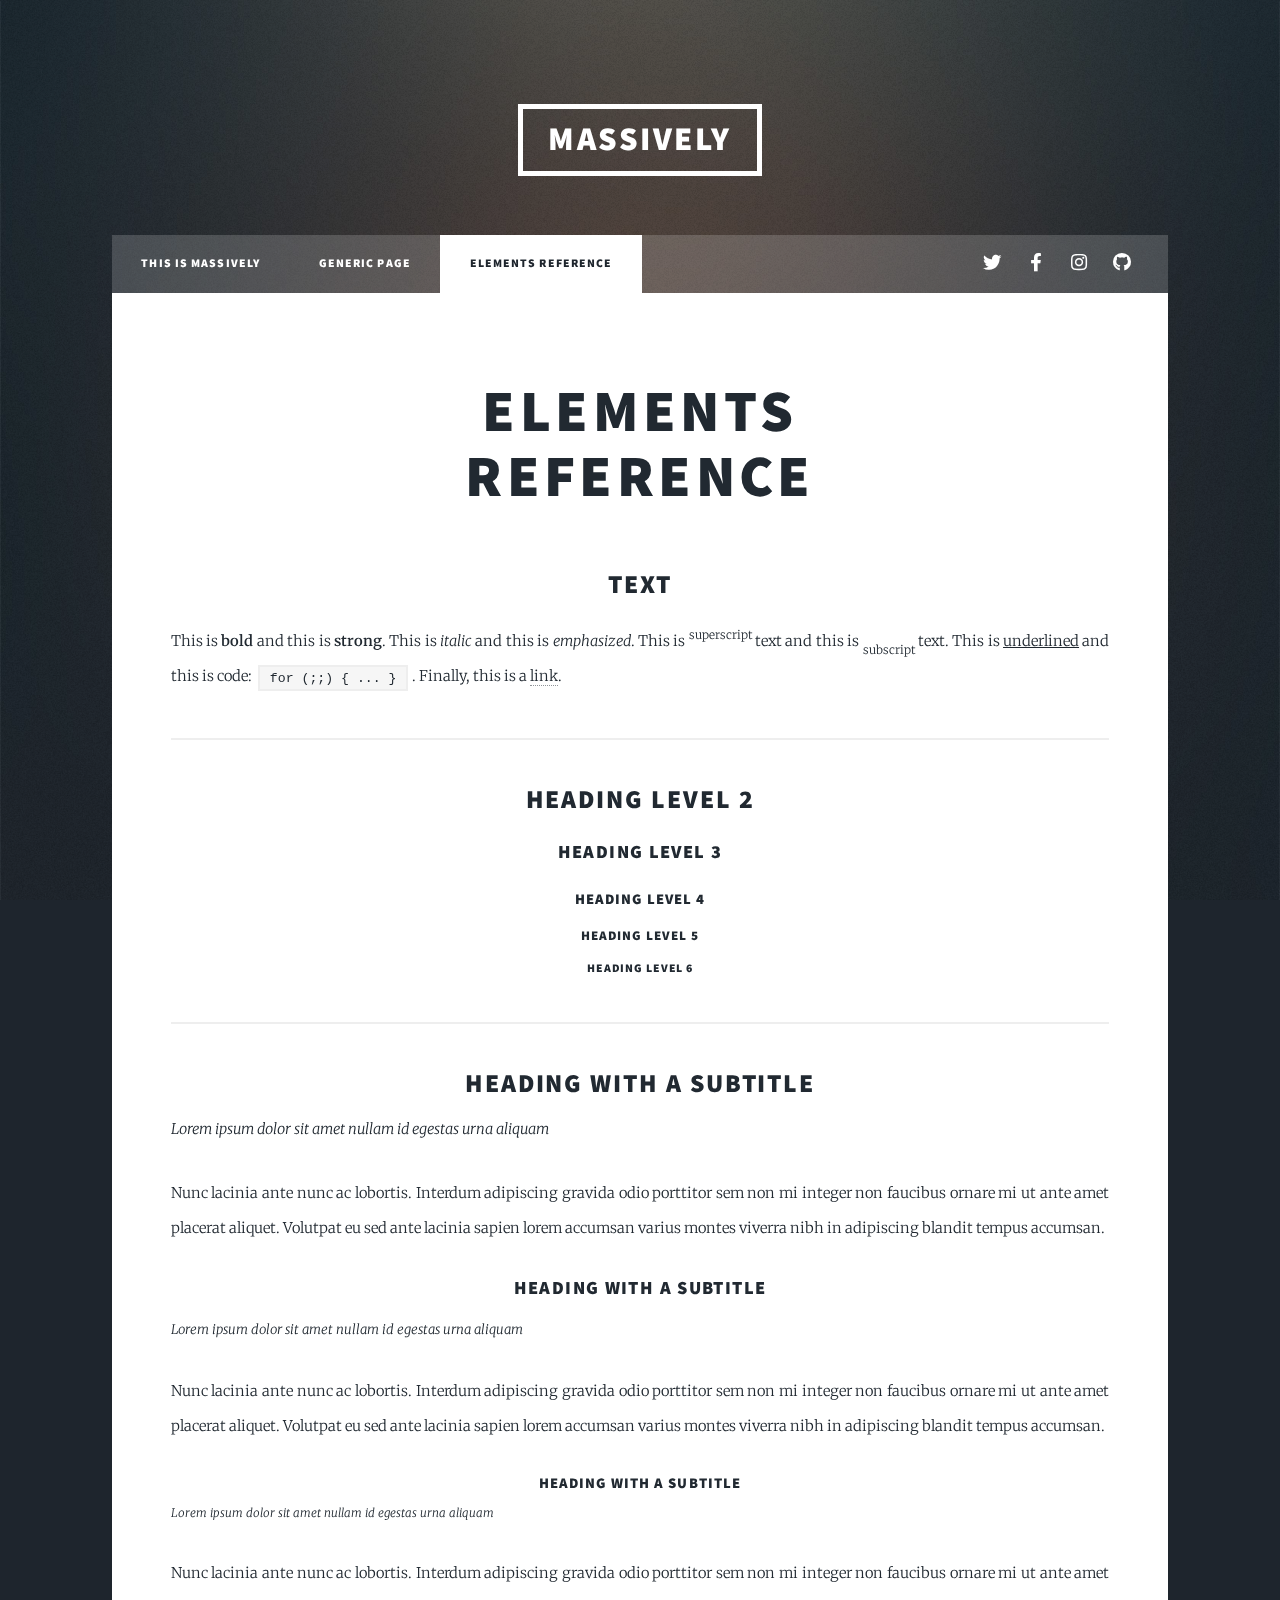
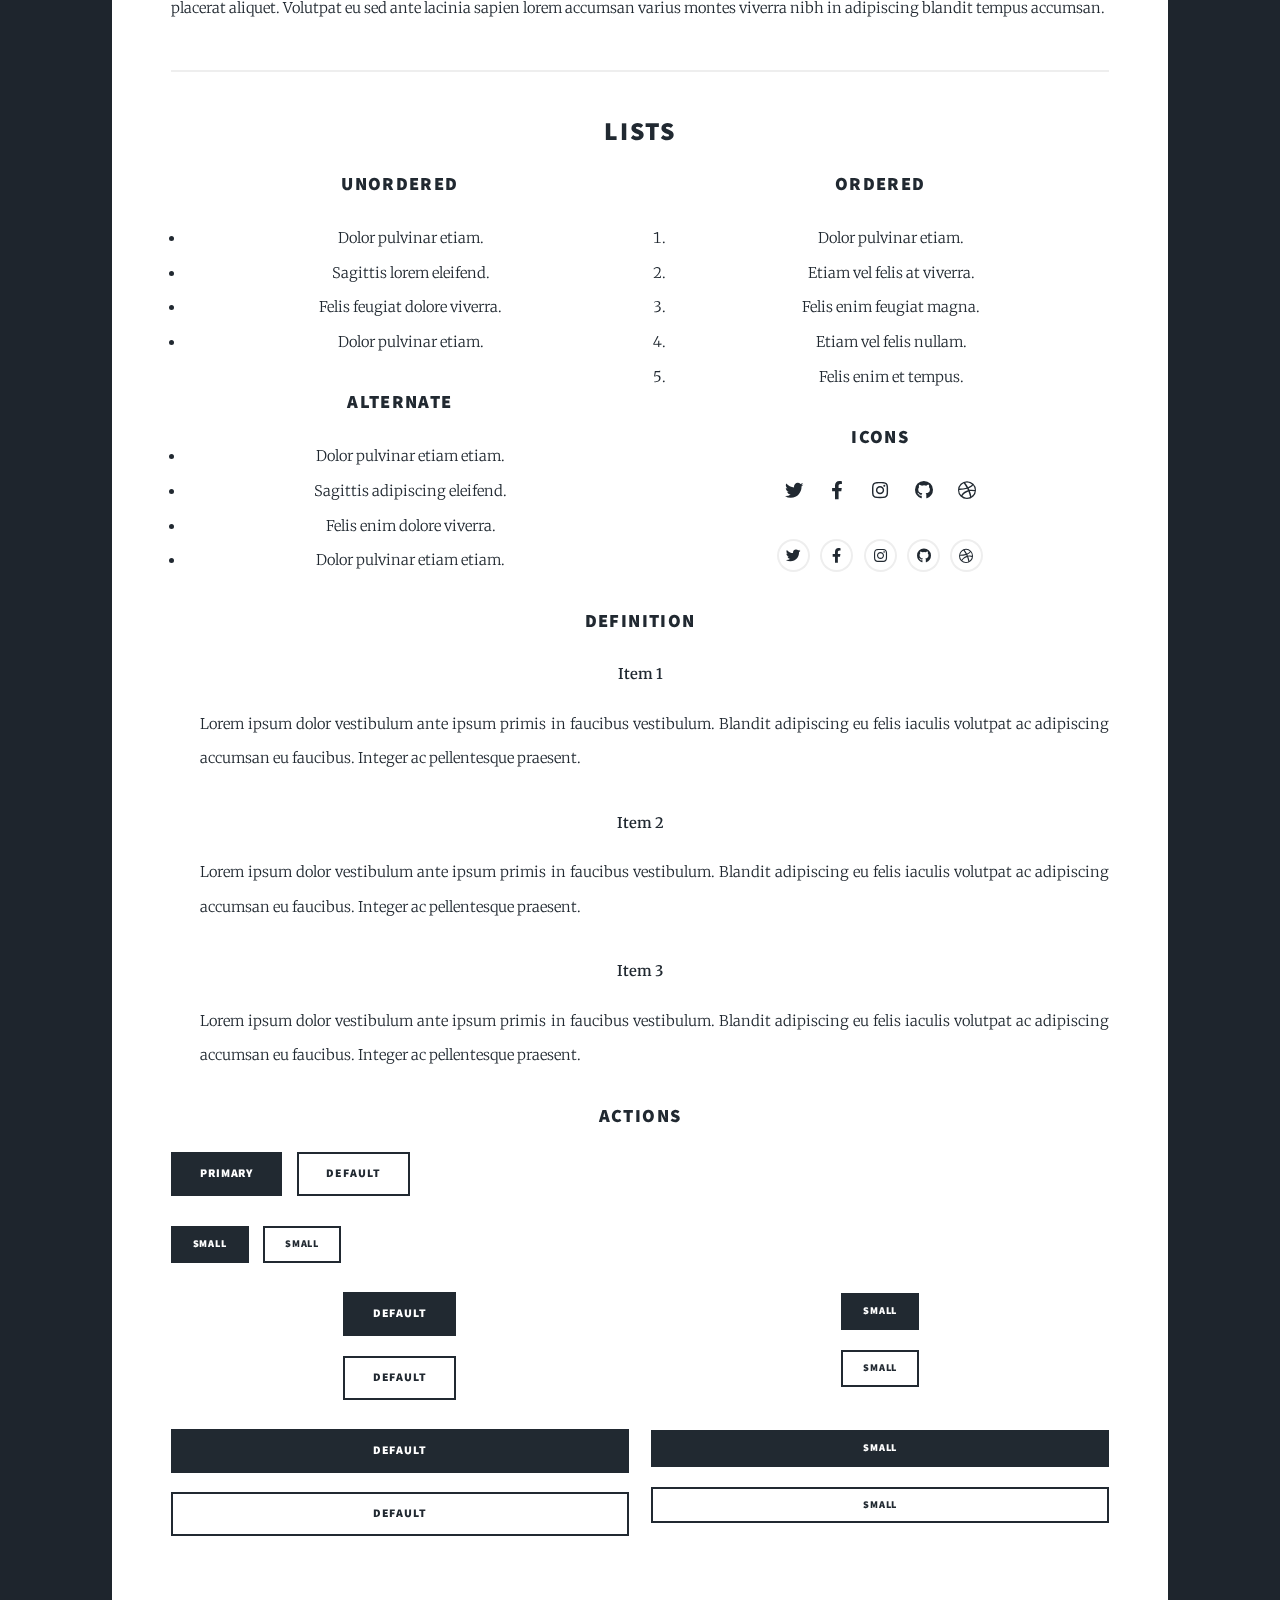
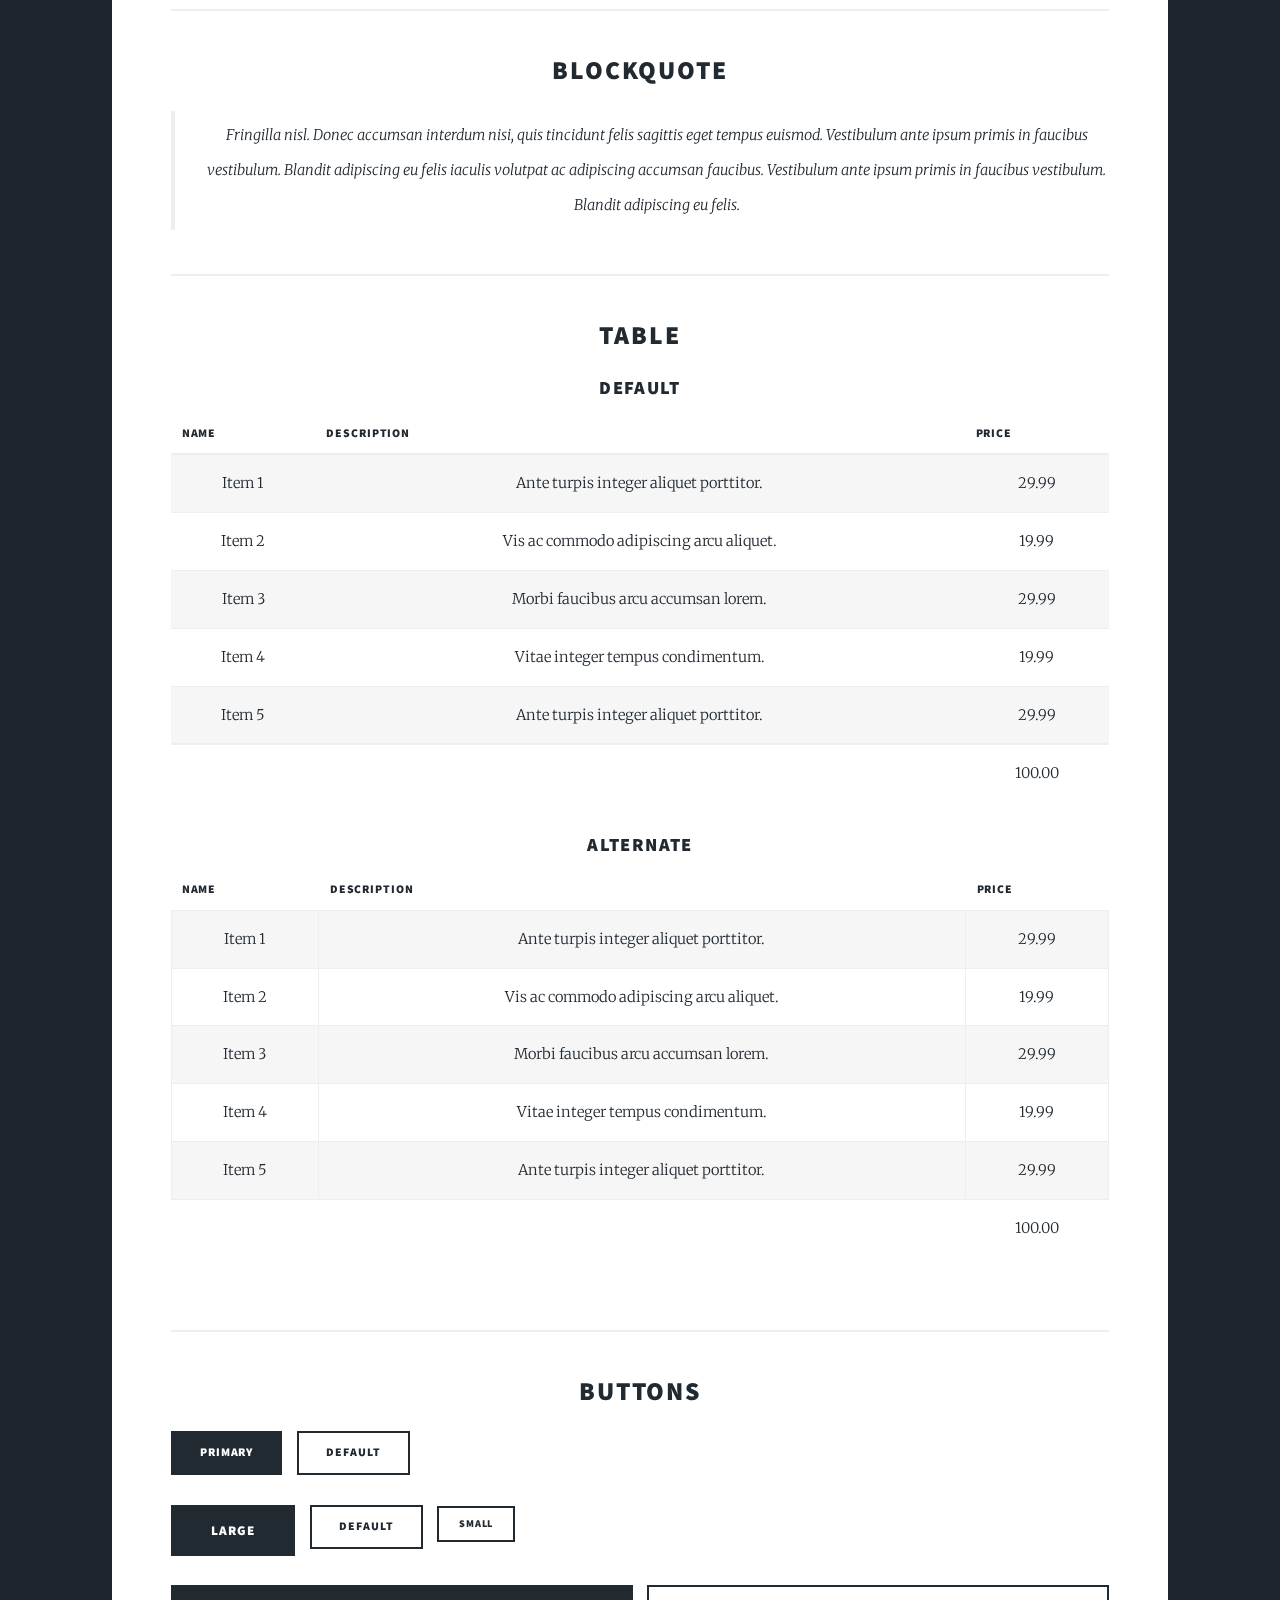
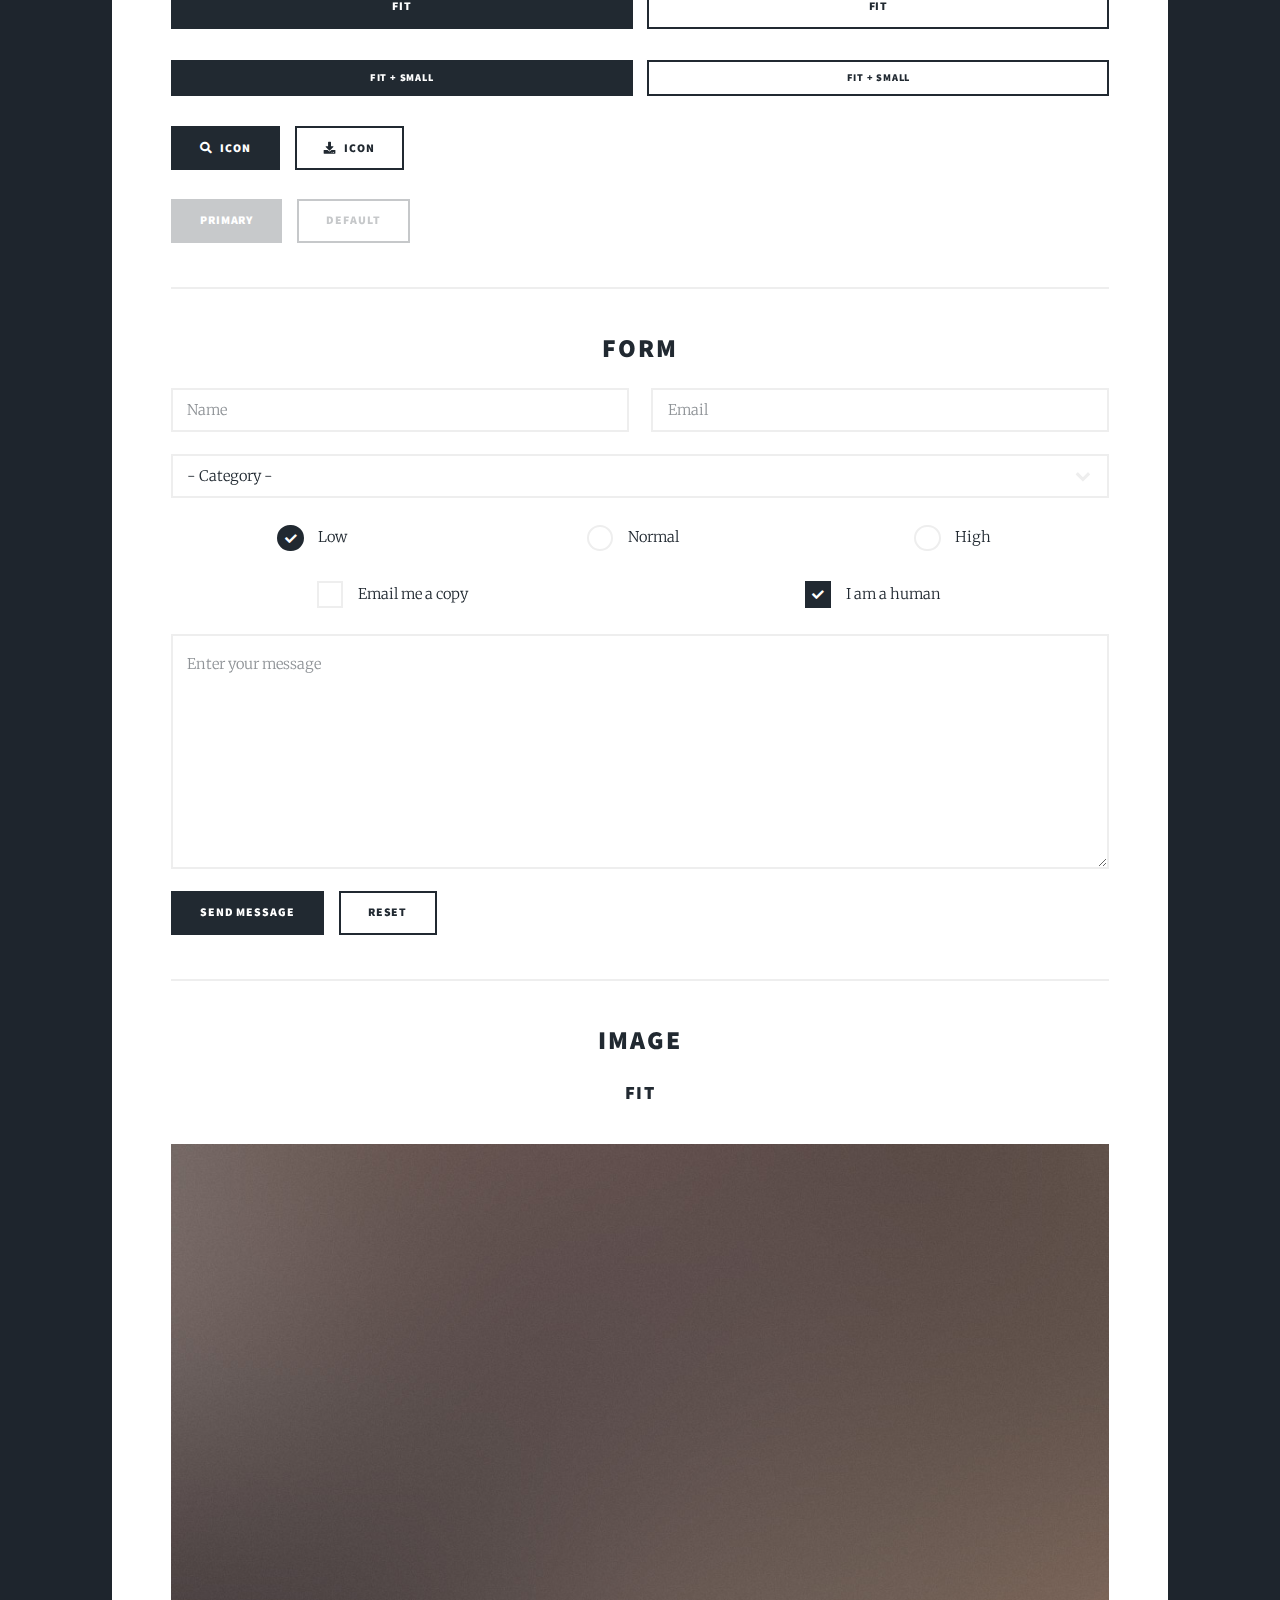
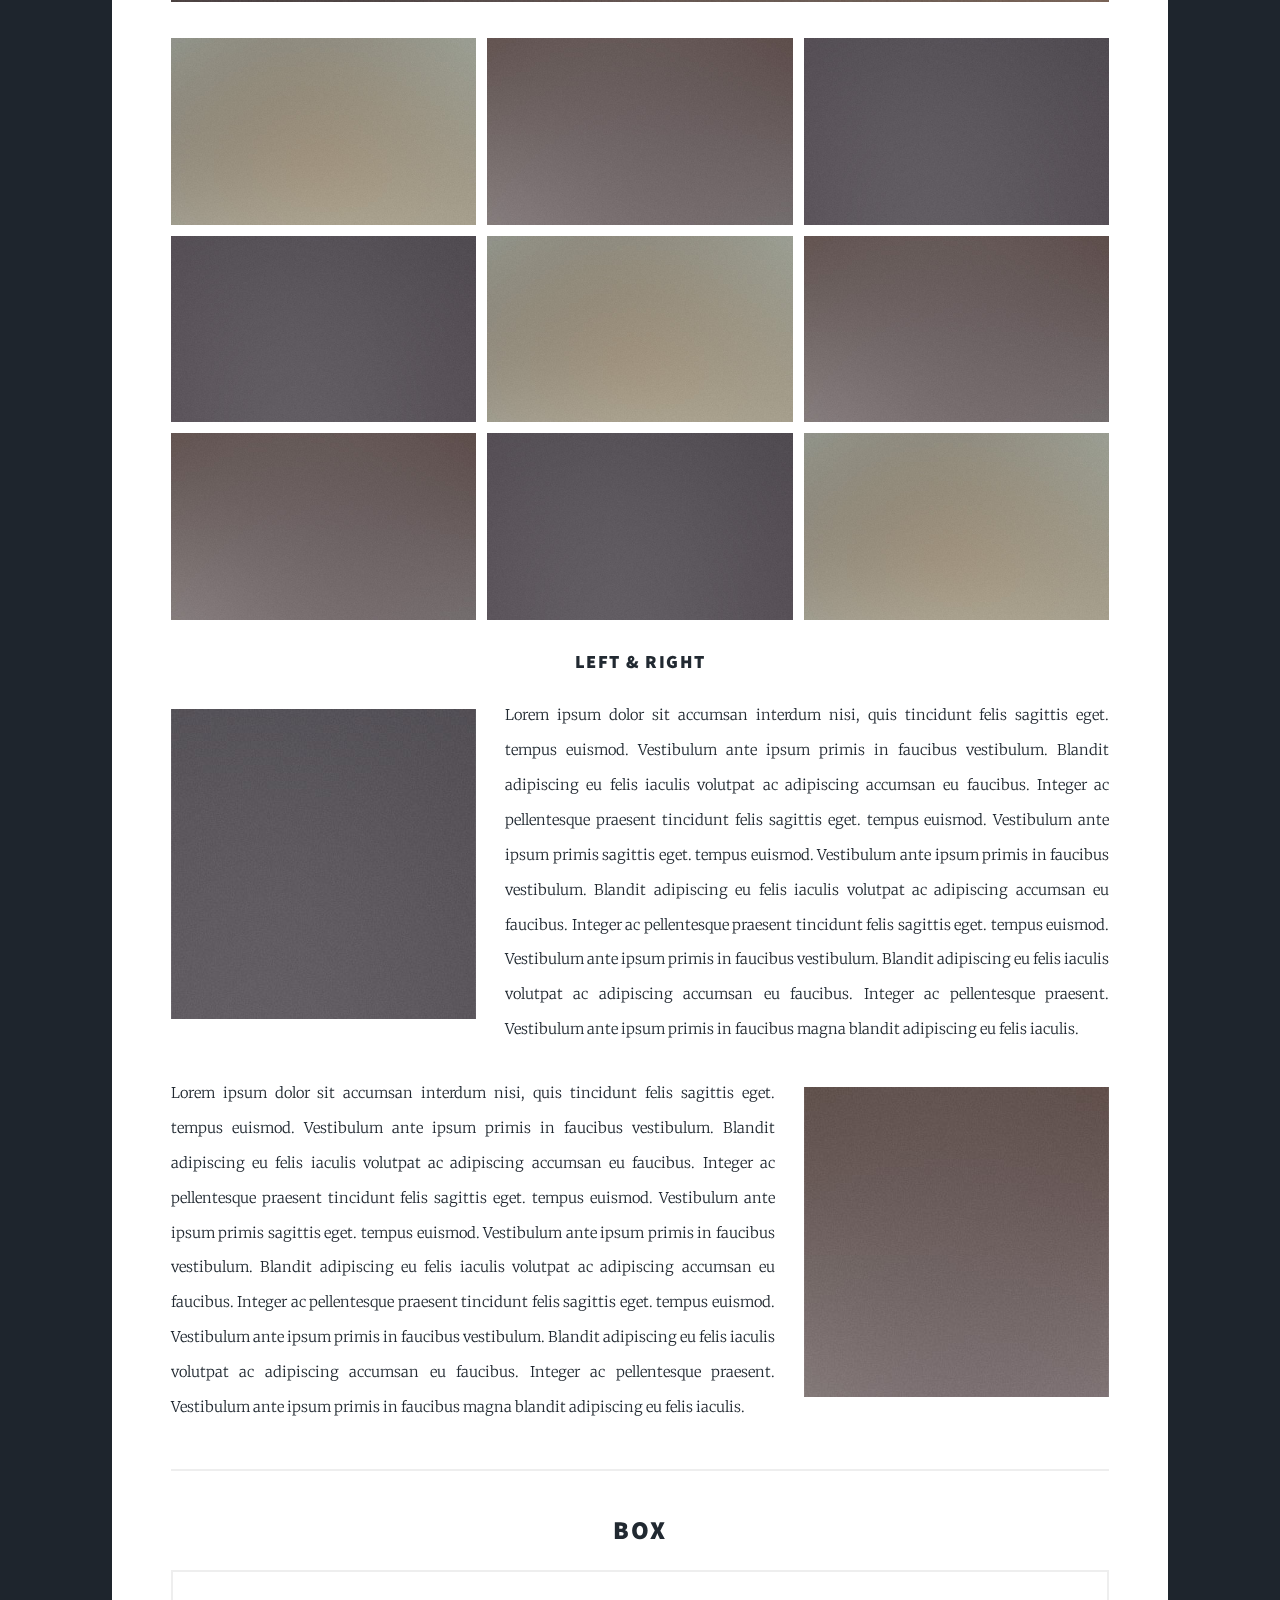
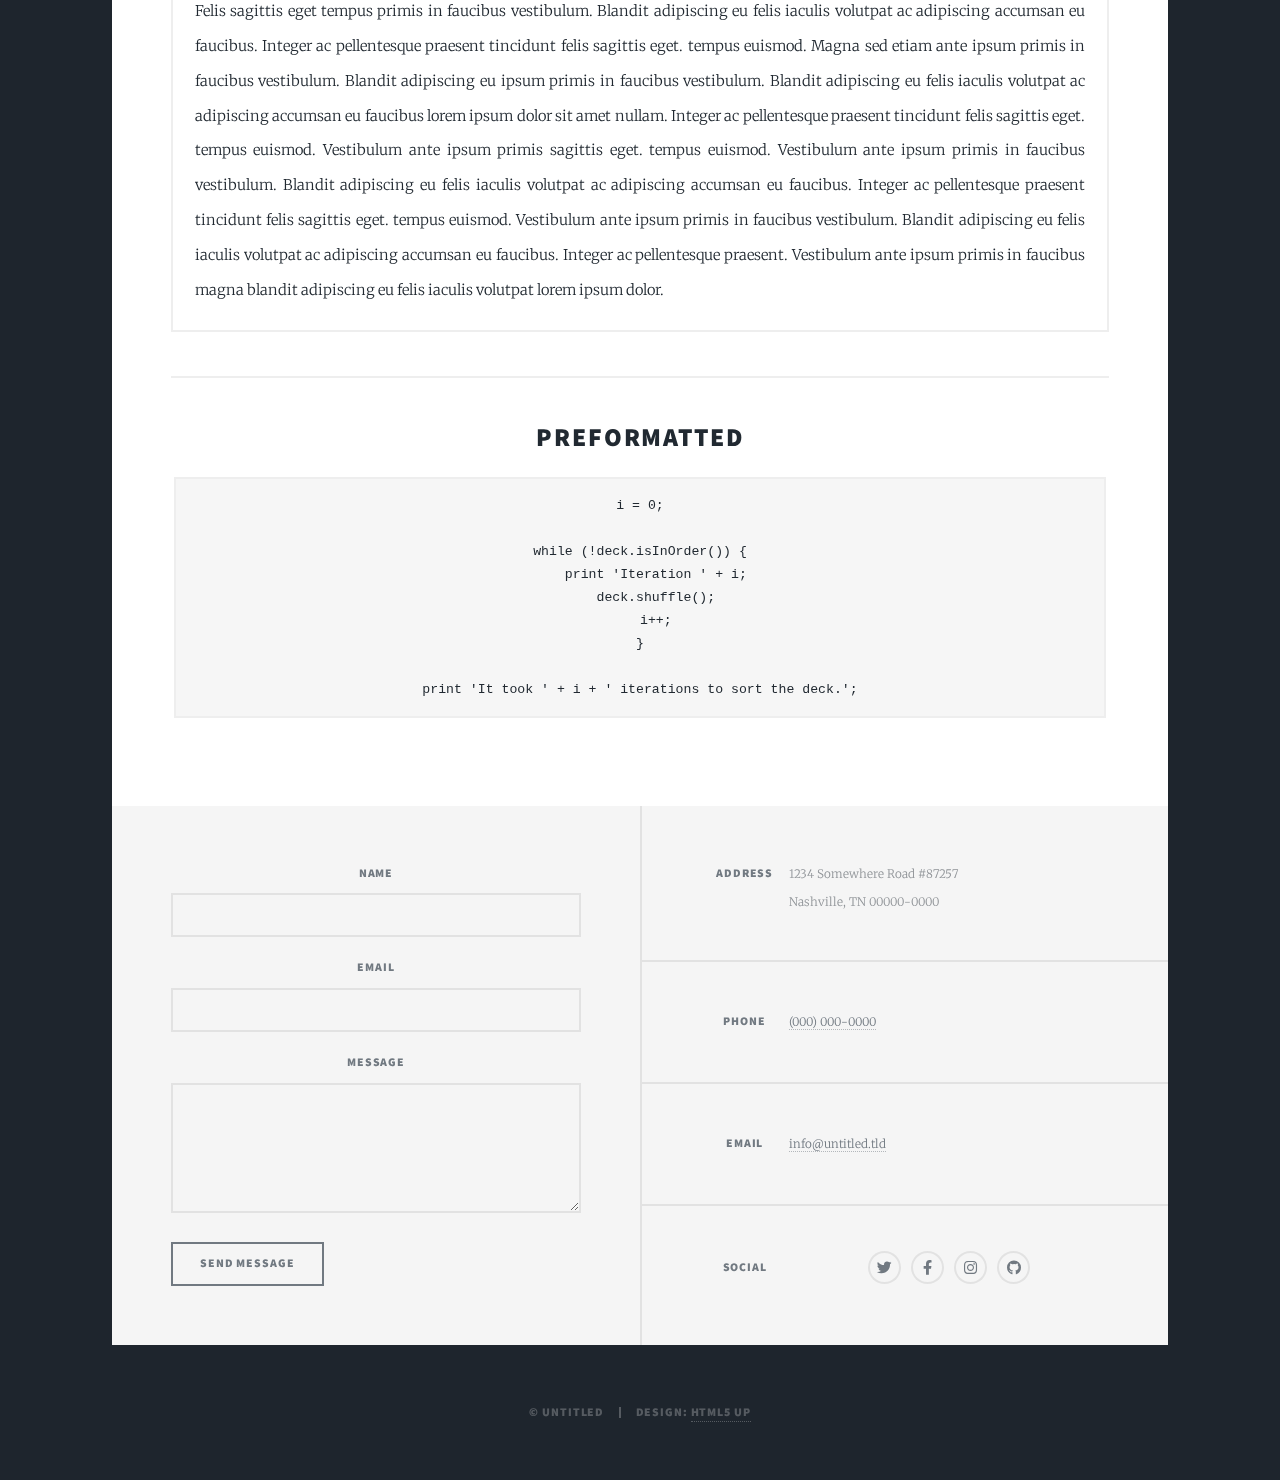
<file: elements.html>
<!DOCTYPE HTML>
<!--
	Massively by HTML5 UP
	html5up.net | @ajlkn
	Free for personal and commercial use under the CCA 3.0 license (html5up.net/license)
-->
<html>
	<head>
		<title>Elements Reference - Massively by HTML5 UP</title>
		<meta charset="utf-8" />
		<meta name="viewport" content="width=device-width, initial-scale=1, user-scalable=no" />
		<link rel="stylesheet" href="assets/css/main.css" />
		<noscript><link rel="stylesheet" href="assets/css/noscript.css" /></noscript>
	</head>
	<body class="is-preload">

		<!-- Wrapper -->
			<div id="wrapper">

				<!-- Header -->
					<header id="header">
						<a href="index.html" class="logo">Massively</a>
					</header>

				<!-- Nav -->
					<nav id="nav">
						<ul class="links">
							<li><a href="index.html">This is Massively</a></li>
							<li><a href="generic.html">Generic Page</a></li>
							<li class="active"><a href="elements.html">Elements Reference</a></li>
						</ul>
						<ul class="icons">
							<li><a href="#" class="icon brands fa-twitter"><span class="label">Twitter</span></a></li>
							<li><a href="#" class="icon brands fa-facebook-f"><span class="label">Facebook</span></a></li>
							<li><a href="#" class="icon brands fa-instagram"><span class="label">Instagram</span></a></li>
							<li><a href="#" class="icon brands fa-github"><span class="label">GitHub</span></a></li>
						</ul>
					</nav>

				<!-- Main -->
					<div id="main">

						<!-- Post -->
							<section class="post">
								<header class="major">
									<h1>Elements<br />
									Reference</h1>
								</header>

								<!-- Text stuff -->
									<h2>Text</h2>
									<p>This is <b>bold</b> and this is <strong>strong</strong>. This is <i>italic</i> and this is <em>emphasized</em>.
									This is <sup>superscript</sup> text and this is <sub>subscript</sub> text.
									This is <u>underlined</u> and this is code: <code>for (;;) { ... }</code>.
									Finally, this is a <a href="#">link</a>.</p>
									<hr />
									<h2>Heading Level 2</h2>
									<h3>Heading Level 3</h3>
									<h4>Heading Level 4</h4>
									<h5>Heading Level 5</h5>
									<h6>Heading Level 6</h6>
									<hr />
									<header>
										<h2>Heading with a Subtitle</h2>
										<p>Lorem ipsum dolor sit amet nullam id egestas urna aliquam</p>
									</header>
									<p>Nunc lacinia ante nunc ac lobortis. Interdum adipiscing gravida odio porttitor sem non mi integer non faucibus ornare mi ut ante amet placerat aliquet. Volutpat eu sed ante lacinia sapien lorem accumsan varius montes viverra nibh in adipiscing blandit tempus accumsan.</p>
									<header>
										<h3>Heading with a Subtitle</h3>
										<p>Lorem ipsum dolor sit amet nullam id egestas urna aliquam</p>
									</header>
									<p>Nunc lacinia ante nunc ac lobortis. Interdum adipiscing gravida odio porttitor sem non mi integer non faucibus ornare mi ut ante amet placerat aliquet. Volutpat eu sed ante lacinia sapien lorem accumsan varius montes viverra nibh in adipiscing blandit tempus accumsan.</p>
									<header>
										<h4>Heading with a Subtitle</h4>
										<p>Lorem ipsum dolor sit amet nullam id egestas urna aliquam</p>
									</header>
									<p>Nunc lacinia ante nunc ac lobortis. Interdum adipiscing gravida odio porttitor sem non mi integer non faucibus ornare mi ut ante amet placerat aliquet. Volutpat eu sed ante lacinia sapien lorem accumsan varius montes viverra nibh in adipiscing blandit tempus accumsan.</p>

									<hr />

								<!-- Lists -->
									<h2>Lists</h2>
									<div class="row">
										<div class="col-6 col-12-small">

											<h3>Unordered</h3>
											<ul>
												<li>Dolor pulvinar etiam.</li>
												<li>Sagittis lorem eleifend.</li>
												<li>Felis feugiat dolore viverra.</li>
												<li>Dolor pulvinar etiam.</li>
											</ul>

											<h3>Alternate</h3>
											<ul class="alt">
												<li>Dolor pulvinar etiam etiam.</li>
												<li>Sagittis adipiscing eleifend.</li>
												<li>Felis enim dolore viverra.</li>
												<li>Dolor pulvinar etiam etiam.</li>
											</ul>

										</div>
										<div class="col-6 col-12-small">

											<h3>Ordered</h3>
											<ol>
												<li>Dolor pulvinar etiam.</li>
												<li>Etiam vel felis at viverra.</li>
												<li>Felis enim feugiat magna.</li>
												<li>Etiam vel felis nullam.</li>
												<li>Felis enim et tempus.</li>
											</ol>

											<h3>Icons</h3>
											<ul class="icons">
												<li><a href="#" class="icon brands fa-twitter"><span class="label">Twitter</span></a></li>
												<li><a href="#" class="icon brands fa-facebook-f"><span class="label">Facebook</span></a></li>
												<li><a href="#" class="icon brands fa-instagram"><span class="label">Instagram</span></a></li>
												<li><a href="#" class="icon brands fa-github"><span class="label">Github</span></a></li>
												<li><a href="#" class="icon brands fa-dribbble"><span class="label">Dribbble</span></a></li>
											</ul>
											<ul class="icons alt">
												<li><a href="#" class="icon brands alt fa-twitter"><span class="label">Twitter</span></a></li>
												<li><a href="#" class="icon brands alt fa-facebook-f"><span class="label">Facebook</span></a></li>
												<li><a href="#" class="icon brands alt fa-instagram"><span class="label">Instagram</span></a></li>
												<li><a href="#" class="icon brands alt fa-github"><span class="label">Github</span></a></li>
												<li><a href="#" class="icon brands alt fa-dribbble"><span class="label">Dribbble</span></a></li>
											</ul>

										</div>
									</div>
									<h3>Definition</h3>
									<dl>
										<dt>Item 1</dt>
										<dd>
											<p>Lorem ipsum dolor vestibulum ante ipsum primis in faucibus vestibulum. Blandit adipiscing eu felis iaculis volutpat ac adipiscing accumsan eu faucibus. Integer ac pellentesque praesent.</p>
										</dd>
										<dt>Item 2</dt>
										<dd>
											<p>Lorem ipsum dolor vestibulum ante ipsum primis in faucibus vestibulum. Blandit adipiscing eu felis iaculis volutpat ac adipiscing accumsan eu faucibus. Integer ac pellentesque praesent.</p>
										</dd>
										<dt>Item 3</dt>
										<dd>
											<p>Lorem ipsum dolor vestibulum ante ipsum primis in faucibus vestibulum. Blandit adipiscing eu felis iaculis volutpat ac adipiscing accumsan eu faucibus. Integer ac pellentesque praesent.</p>
										</dd>
									</dl>

									<h3>Actions</h3>
									<ul class="actions">
										<li><a href="#" class="button primary">Primary</a></li>
										<li><a href="#" class="button">Default</a></li>
									</ul>
									<ul class="actions small">
										<li><a href="#" class="button primary small">Small</a></li>
										<li><a href="#" class="button small">Small</a></li>
									</ul>
									<div class="row">
										<div class="col-6 col-12-small">
											<ul class="actions stacked">
												<li><a href="#" class="button primary">Default</a></li>
												<li><a href="#" class="button">Default</a></li>
											</ul>
										</div>
										<div class="col-6 col-12-small">
											<ul class="actions stacked">
												<li><a href="#" class="button primary small">Small</a></li>
												<li><a href="#" class="button small">Small</a></li>
											</ul>
										</div>
									</div>
									<div class="row">
										<div class="col-6 col-12-small">
											<ul class="actions stacked">
												<li><a href="#" class="button primary fit">Default</a></li>
												<li><a href="#" class="button fit">Default</a></li>
											</ul>
										</div>
										<div class="col-6 col-12-small">
											<ul class="actions stacked">
												<li><a href="#" class="button primary small fit">Small</a></li>
												<li><a href="#" class="button small fit">Small</a></li>
											</ul>
										</div>
									</div>

									<hr />

								<!-- Blockquote -->
									<h2>Blockquote</h2>
									<blockquote>Fringilla nisl. Donec accumsan interdum nisi, quis tincidunt felis sagittis eget tempus euismod. Vestibulum ante ipsum primis in faucibus vestibulum. Blandit adipiscing eu felis iaculis volutpat ac adipiscing accumsan faucibus. Vestibulum ante ipsum primis in faucibus vestibulum. Blandit adipiscing eu felis.</blockquote>

									<hr />

								<!-- Table -->
									<h2>Table</h2>

									<h3>Default</h3>
									<div class="table-wrapper">
										<table>
											<thead>
												<tr>
													<th>Name</th>
													<th>Description</th>
													<th>Price</th>
												</tr>
											</thead>
											<tbody>
												<tr>
													<td>Item 1</td>
													<td>Ante turpis integer aliquet porttitor.</td>
													<td>29.99</td>
												</tr>
												<tr>
													<td>Item 2</td>
													<td>Vis ac commodo adipiscing arcu aliquet.</td>
													<td>19.99</td>
												</tr>
												<tr>
													<td>Item 3</td>
													<td> Morbi faucibus arcu accumsan lorem.</td>
													<td>29.99</td>
												</tr>
												<tr>
													<td>Item 4</td>
													<td>Vitae integer tempus condimentum.</td>
													<td>19.99</td>
												</tr>
												<tr>
													<td>Item 5</td>
													<td>Ante turpis integer aliquet porttitor.</td>
													<td>29.99</td>
												</tr>
											</tbody>
											<tfoot>
												<tr>
													<td colspan="2"></td>
													<td>100.00</td>
												</tr>
											</tfoot>
										</table>
									</div>

									<h3>Alternate</h3>
									<div class="table-wrapper">
										<table class="alt">
											<thead>
												<tr>
													<th>Name</th>
													<th>Description</th>
													<th>Price</th>
												</tr>
											</thead>
											<tbody>
												<tr>
													<td>Item 1</td>
													<td>Ante turpis integer aliquet porttitor.</td>
													<td>29.99</td>
												</tr>
												<tr>
													<td>Item 2</td>
													<td>Vis ac commodo adipiscing arcu aliquet.</td>
													<td>19.99</td>
												</tr>
												<tr>
													<td>Item 3</td>
													<td> Morbi faucibus arcu accumsan lorem.</td>
													<td>29.99</td>
												</tr>
												<tr>
													<td>Item 4</td>
													<td>Vitae integer tempus condimentum.</td>
													<td>19.99</td>
												</tr>
												<tr>
													<td>Item 5</td>
													<td>Ante turpis integer aliquet porttitor.</td>
													<td>29.99</td>
												</tr>
											</tbody>
											<tfoot>
												<tr>
													<td colspan="2"></td>
													<td>100.00</td>
												</tr>
											</tfoot>
										</table>
									</div>

									<hr />

								<!-- Buttons -->
									<h2>Buttons</h2>
									<ul class="actions">
										<li><a href="#" class="button primary">Primary</a></li>
										<li><a href="#" class="button">Default</a></li>
									</ul>
									<ul class="actions">
										<li><a href="#" class="button primary large">Large</a></li>
										<li><a href="#" class="button">Default</a></li>
										<li><a href="#" class="button small">Small</a></li>
									</ul>
									<ul class="actions fit">
										<li><a href="#" class="button primary fit">Fit</a></li>
										<li><a href="#" class="button fit">Fit</a></li>
									</ul>
									<ul class="actions fit small">
										<li><a href="#" class="button primary fit small">Fit + Small</a></li>
										<li><a href="#" class="button fit small">Fit + Small</a></li>
									</ul>
									<ul class="actions">
										<li><a href="#" class="button primary icon solid fa-search">Icon</a></li>
										<li><a href="#" class="button icon solid fa-download">Icon</a></li>
									</ul>
									<ul class="actions">
										<li><span class="button primary disabled">Primary</span></li>
										<li><span class="button disabled">Default</span></li>
									</ul>

									<hr />

								<!-- Form -->
									<h2>Form</h2>

									<form method="post" action="#">
										<div class="row gtr-uniform">
											<div class="col-6 col-12-xsmall">
												<input type="text" name="demo-name" id="demo-name" value="" placeholder="Name" />
											</div>
											<div class="col-6 col-12-xsmall">
												<input type="email" name="demo-email" id="demo-email" value="" placeholder="Email" />
											</div>
											<!-- Break -->
											<div class="col-12">
												<select name="demo-category" id="demo-category">
													<option value="">- Category -</option>
													<option value="1">Manufacturing</option>
													<option value="1">Shipping</option>
													<option value="1">Administration</option>
													<option value="1">Human Resources</option>
												</select>
											</div>
											<!-- Break -->
											<div class="col-4 col-12-small">
												<input type="radio" id="demo-priority-low" name="demo-priority" checked>
												<label for="demo-priority-low">Low</label>
											</div>
											<div class="col-4 col-12-small">
												<input type="radio" id="demo-priority-normal" name="demo-priority">
												<label for="demo-priority-normal">Normal</label>
											</div>
											<div class="col-4 col-12-small">
												<input type="radio" id="demo-priority-high" name="demo-priority">
												<label for="demo-priority-high">High</label>
											</div>
											<!-- Break -->
											<div class="col-6 col-12-small">
												<input type="checkbox" id="demo-copy" name="demo-copy">
												<label for="demo-copy">Email me a copy</label>
											</div>
											<div class="col-6 col-12-small">
												<input type="checkbox" id="demo-human" name="demo-human" checked>
												<label for="demo-human">I am a human</label>
											</div>
											<!-- Break -->
											<div class="col-12">
												<textarea name="demo-message" id="demo-message" placeholder="Enter your message" rows="6"></textarea>
											</div>
											<!-- Break -->
											<div class="col-12">
												<ul class="actions">
													<li><input type="submit" value="Send Message" class="primary" /></li>
													<li><input type="reset" value="Reset" /></li>
												</ul>
											</div>
										</div>
									</form>

									<hr />

								<!-- Image -->
									<h2>Image</h2>

									<h3>Fit</h3>
									<span class="image fit"><img src="images/pic01.jpg" alt="" /></span>
									<div class="box alt">
										<div class="row gtr-50 gtr-uniform">
											<div class="col-4"><span class="image fit"><img src="images/pic02.jpg" alt="" /></span></div>
											<div class="col-4"><span class="image fit"><img src="images/pic03.jpg" alt="" /></span></div>
											<div class="col-4"><span class="image fit"><img src="images/pic04.jpg" alt="" /></span></div>
											<!-- Break -->
											<div class="col-4"><span class="image fit"><img src="images/pic04.jpg" alt="" /></span></div>
											<div class="col-4"><span class="image fit"><img src="images/pic02.jpg" alt="" /></span></div>
											<div class="col-4"><span class="image fit"><img src="images/pic03.jpg" alt="" /></span></div>
											<!-- Break -->
											<div class="col-4"><span class="image fit"><img src="images/pic03.jpg" alt="" /></span></div>
											<div class="col-4"><span class="image fit"><img src="images/pic04.jpg" alt="" /></span></div>
											<div class="col-4"><span class="image fit"><img src="images/pic02.jpg" alt="" /></span></div>
										</div>
									</div>

									<h3>Left &amp; Right</h3>
									<p><span class="image left"><img src="images/pic08.jpg" alt="" /></span>Lorem ipsum dolor sit accumsan interdum nisi, quis tincidunt felis sagittis eget. tempus euismod. Vestibulum ante ipsum primis in faucibus vestibulum. Blandit adipiscing eu felis iaculis volutpat ac adipiscing accumsan eu faucibus. Integer ac pellentesque praesent tincidunt felis sagittis eget. tempus euismod. Vestibulum ante ipsum primis sagittis eget. tempus euismod. Vestibulum ante ipsum primis in faucibus vestibulum. Blandit adipiscing eu felis iaculis volutpat ac adipiscing accumsan eu faucibus. Integer ac pellentesque praesent tincidunt felis sagittis eget. tempus euismod. Vestibulum ante ipsum primis in faucibus vestibulum. Blandit adipiscing eu felis iaculis volutpat ac adipiscing accumsan eu faucibus. Integer ac pellentesque praesent. Vestibulum ante ipsum primis in faucibus magna blandit adipiscing eu felis iaculis.</p>
									<p><span class="image right"><img src="images/pic09.jpg" alt="" /></span>Lorem ipsum dolor sit accumsan interdum nisi, quis tincidunt felis sagittis eget. tempus euismod. Vestibulum ante ipsum primis in faucibus vestibulum. Blandit adipiscing eu felis iaculis volutpat ac adipiscing accumsan eu faucibus. Integer ac pellentesque praesent tincidunt felis sagittis eget. tempus euismod. Vestibulum ante ipsum primis sagittis eget. tempus euismod. Vestibulum ante ipsum primis in faucibus vestibulum. Blandit adipiscing eu felis iaculis volutpat ac adipiscing accumsan eu faucibus. Integer ac pellentesque praesent tincidunt felis sagittis eget. tempus euismod. Vestibulum ante ipsum primis in faucibus vestibulum. Blandit adipiscing eu felis iaculis volutpat ac adipiscing accumsan eu faucibus. Integer ac pellentesque praesent. Vestibulum ante ipsum primis in faucibus magna blandit adipiscing eu felis iaculis.</p>

									<hr />

								<!-- Box -->
									<h2>Box</h2>
									<div class="box">
										<p>Felis sagittis eget tempus primis in faucibus vestibulum. Blandit adipiscing eu felis iaculis volutpat ac adipiscing accumsan eu faucibus. Integer ac pellentesque praesent tincidunt felis sagittis eget. tempus euismod. Magna sed etiam ante ipsum primis in faucibus vestibulum. Blandit adipiscing eu ipsum primis in faucibus vestibulum. Blandit adipiscing eu felis iaculis volutpat ac adipiscing accumsan eu faucibus lorem ipsum dolor sit amet nullam. Integer ac pellentesque praesent tincidunt felis sagittis eget. tempus euismod. Vestibulum ante ipsum primis sagittis eget. tempus euismod. Vestibulum ante ipsum primis in faucibus vestibulum. Blandit adipiscing eu felis iaculis volutpat ac adipiscing accumsan eu faucibus. Integer ac pellentesque praesent tincidunt felis sagittis eget. tempus euismod. Vestibulum ante ipsum primis in faucibus vestibulum. Blandit adipiscing eu felis iaculis volutpat ac adipiscing accumsan eu faucibus. Integer ac pellentesque praesent. Vestibulum ante ipsum primis in faucibus magna blandit adipiscing eu felis iaculis volutpat lorem ipsum dolor.</p>
									</div>

									<hr />

								<!-- Preformatted Code -->
									<h2>Preformatted</h2>
									<pre><code>i = 0;

while (!deck.isInOrder()) {
    print 'Iteration ' + i;
    deck.shuffle();
    i++;
}

print 'It took ' + i + ' iterations to sort the deck.';
</code></pre>

							</section>

					</div>

				<!-- Footer -->
					<footer id="footer">
						<section>
							<form method="post" action="#">
								<div class="fields">
									<div class="field">
										<label for="name">Name</label>
										<input type="text" name="name" id="name" />
									</div>
									<div class="field">
										<label for="email">Email</label>
										<input type="text" name="email" id="email" />
									</div>
									<div class="field">
										<label for="message">Message</label>
										<textarea name="message" id="message" rows="3"></textarea>
									</div>
								</div>
								<ul class="actions">
									<li><input type="submit" value="Send Message" /></li>
								</ul>
							</form>
						</section>
						<section class="split contact">
							<section class="alt">
								<h3>Address</h3>
								<p>1234 Somewhere Road #87257<br />
								Nashville, TN 00000-0000</p>
							</section>
							<section>
								<h3>Phone</h3>
								<p><a href="#">(000) 000-0000</a></p>
							</section>
							<section>
								<h3>Email</h3>
								<p><a href="#">info@untitled.tld</a></p>
							</section>
							<section>
								<h3>Social</h3>
								<ul class="icons alt">
									<li><a href="#" class="icon brands alt fa-twitter"><span class="label">Twitter</span></a></li>
									<li><a href="#" class="icon brands alt fa-facebook-f"><span class="label">Facebook</span></a></li>
									<li><a href="#" class="icon brands alt fa-instagram"><span class="label">Instagram</span></a></li>
									<li><a href="#" class="icon brands alt fa-github"><span class="label">GitHub</span></a></li>
								</ul>
							</section>
						</section>
					</footer>

				<!-- Copyright -->
					<div id="copyright">
						<ul><li>&copy; Untitled</li><li>Design: <a href="https://html5up.net">HTML5 UP</a></li></ul>
					</div>

			</div>

		<!-- Scripts -->
			<script src="assets/js/jquery.min.js"></script>
			<script src="assets/js/jquery.scrollex.min.js"></script>
			<script src="assets/js/jquery.scrolly.min.js"></script>
			<script src="assets/js/browser.min.js"></script>
			<script src="assets/js/breakpoints.min.js"></script>
			<script src="assets/js/util.js"></script>
			<script src="assets/js/main.js"></script>

	</body>
</html>
</file>
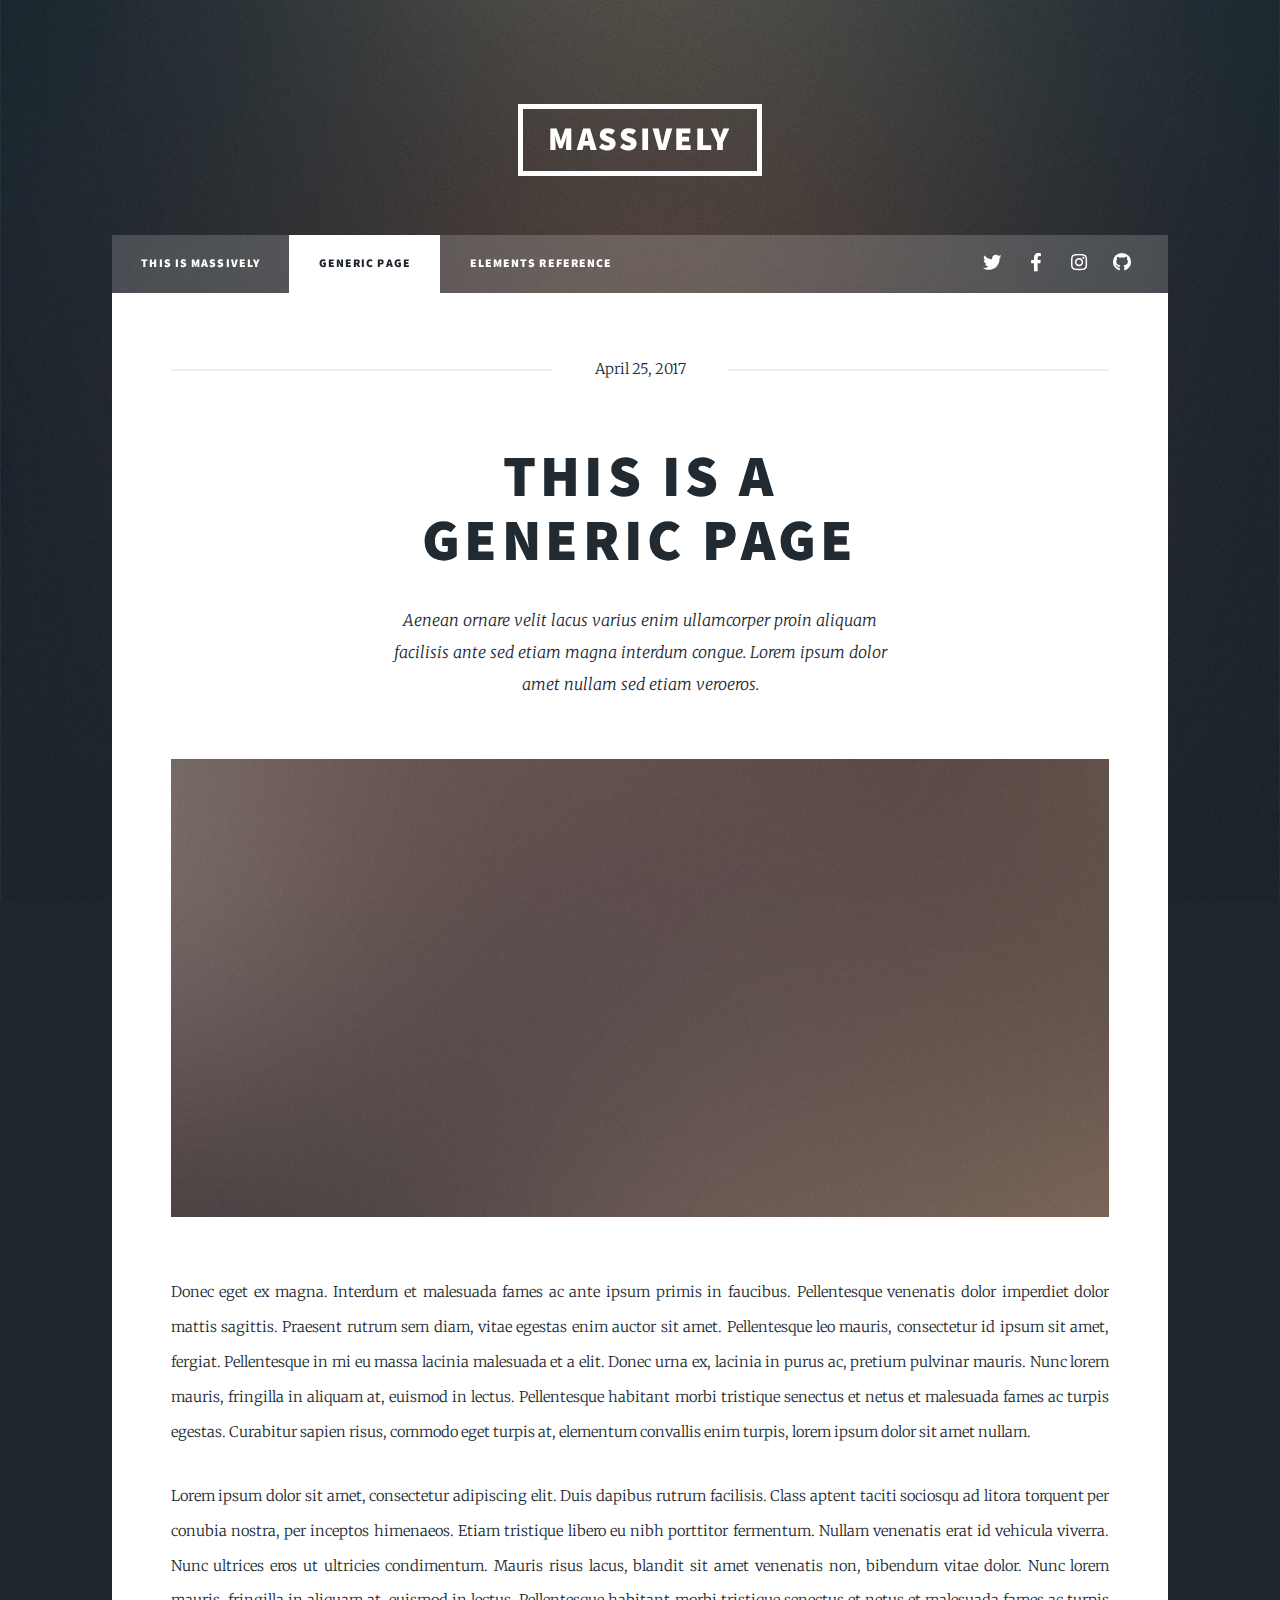
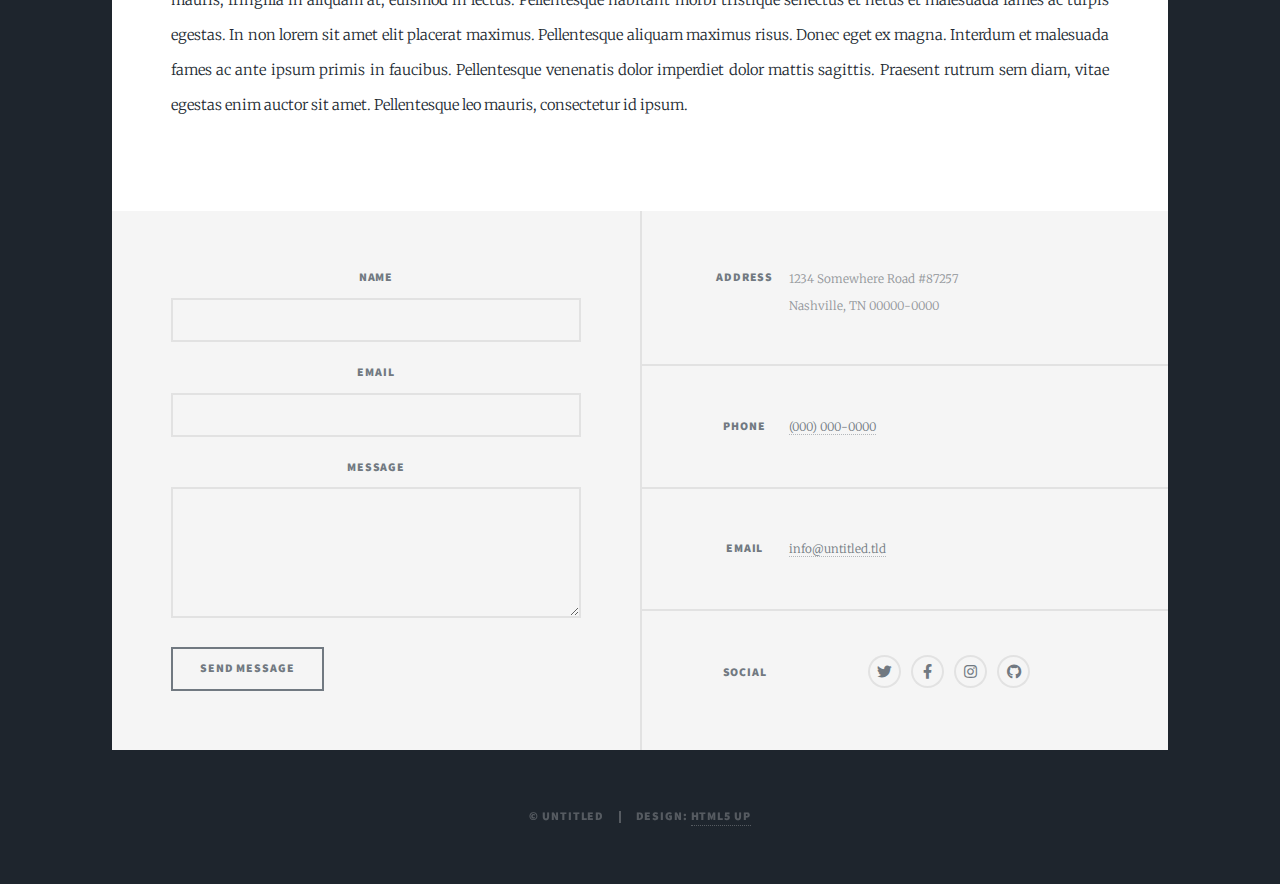
<file: generic.html>
<!DOCTYPE HTML>
<!--
	Massively by HTML5 UP
	html5up.net | @ajlkn
	Free for personal and commercial use under the CCA 3.0 license (html5up.net/license)
-->
<html>
	<head>
		<title>Generic Page - Massively by HTML5 UP</title>
		<meta charset="utf-8" />
		<meta name="viewport" content="width=device-width, initial-scale=1, user-scalable=no" />
		<link rel="stylesheet" href="assets/css/main.css" />
		<noscript><link rel="stylesheet" href="assets/css/noscript.css" /></noscript>
	</head>
	<body class="is-preload">

		<!-- Wrapper -->
			<div id="wrapper">

				<!-- Header -->
					<header id="header">
						<a href="index.html" class="logo">Massively</a>
					</header>

				<!-- Nav -->
					<nav id="nav">
						<ul class="links">
							<li><a href="index.html">This is Massively</a></li>
							<li class="active"><a href="generic.html">Generic Page</a></li>
							<li><a href="elements.html">Elements Reference</a></li>
						</ul>
						<ul class="icons">
							<li><a href="#" class="icon brands fa-twitter"><span class="label">Twitter</span></a></li>
							<li><a href="#" class="icon brands fa-facebook-f"><span class="label">Facebook</span></a></li>
							<li><a href="#" class="icon brands fa-instagram"><span class="label">Instagram</span></a></li>
							<li><a href="#" class="icon brands fa-github"><span class="label">GitHub</span></a></li>
						</ul>
					</nav>

				<!-- Main -->
					<div id="main">

						<!-- Post -->
							<section class="post">
								<header class="major">
									<span class="date">April 25, 2017</span>
									<h1>This is a<br />
									Generic Page</h1>
									<p>Aenean ornare velit lacus varius enim ullamcorper proin aliquam<br />
									facilisis ante sed etiam magna interdum congue. Lorem ipsum dolor<br />
									amet nullam sed etiam veroeros.</p>
								</header>
								<div class="image main"><img src="images/pic01.jpg" alt="" /></div>
								<p>Donec eget ex magna. Interdum et malesuada fames ac ante ipsum primis in faucibus. Pellentesque venenatis dolor imperdiet dolor mattis sagittis. Praesent rutrum sem diam, vitae egestas enim auctor sit amet. Pellentesque leo mauris, consectetur id ipsum sit amet, fergiat. Pellentesque in mi eu massa lacinia malesuada et a elit. Donec urna ex, lacinia in purus ac, pretium pulvinar mauris. Nunc lorem mauris, fringilla in aliquam at, euismod in lectus. Pellentesque habitant morbi tristique senectus et netus et malesuada fames ac turpis egestas. Curabitur sapien risus, commodo eget turpis at, elementum convallis enim turpis, lorem ipsum dolor sit amet nullam.</p>
								<p>Lorem ipsum dolor sit amet, consectetur adipiscing elit. Duis dapibus rutrum facilisis. Class aptent taciti sociosqu ad litora torquent per conubia nostra, per inceptos himenaeos. Etiam tristique libero eu nibh porttitor fermentum. Nullam venenatis erat id vehicula viverra. Nunc ultrices eros ut ultricies condimentum. Mauris risus lacus, blandit sit amet venenatis non, bibendum vitae dolor. Nunc lorem mauris, fringilla in aliquam at, euismod in lectus. Pellentesque habitant morbi tristique senectus et netus et malesuada fames ac turpis egestas. In non lorem sit amet elit placerat maximus. Pellentesque aliquam maximus risus. Donec eget ex magna. Interdum et malesuada fames ac ante ipsum primis in faucibus. Pellentesque venenatis dolor imperdiet dolor mattis sagittis. Praesent rutrum sem diam, vitae egestas enim auctor sit amet. Pellentesque leo mauris, consectetur id ipsum.</p>
							</section>

					</div>

				<!-- Footer -->
					<footer id="footer">
						<section>
							<form method="post" action="#">
								<div class="fields">
									<div class="field">
										<label for="name">Name</label>
										<input type="text" name="name" id="name" />
									</div>
									<div class="field">
										<label for="email">Email</label>
										<input type="text" name="email" id="email" />
									</div>
									<div class="field">
										<label for="message">Message</label>
										<textarea name="message" id="message" rows="3"></textarea>
									</div>
								</div>
								<ul class="actions">
									<li><input type="submit" value="Send Message" /></li>
								</ul>
							</form>
						</section>
						<section class="split contact">
							<section class="alt">
								<h3>Address</h3>
								<p>1234 Somewhere Road #87257<br />
								Nashville, TN 00000-0000</p>
							</section>
							<section>
								<h3>Phone</h3>
								<p><a href="#">(000) 000-0000</a></p>
							</section>
							<section>
								<h3>Email</h3>
								<p><a href="#">info@untitled.tld</a></p>
							</section>
							<section>
								<h3>Social</h3>
								<ul class="icons alt">
									<li><a href="#" class="icon brands alt fa-twitter"><span class="label">Twitter</span></a></li>
									<li><a href="#" class="icon brands alt fa-facebook-f"><span class="label">Facebook</span></a></li>
									<li><a href="#" class="icon brands alt fa-instagram"><span class="label">Instagram</span></a></li>
									<li><a href="#" class="icon brands alt fa-github"><span class="label">GitHub</span></a></li>
								</ul>
							</section>
						</section>
					</footer>

				<!-- Copyright -->
					<div id="copyright">
						<ul><li>&copy; Untitled</li><li>Design: <a href="https://html5up.net">HTML5 UP</a></li></ul>
					</div>

			</div>

		<!-- Scripts -->
			<script src="assets/js/jquery.min.js"></script>
			<script src="assets/js/jquery.scrollex.min.js"></script>
			<script src="assets/js/jquery.scrolly.min.js"></script>
			<script src="assets/js/browser.min.js"></script>
			<script src="assets/js/breakpoints.min.js"></script>
			<script src="assets/js/util.js"></script>
			<script src="assets/js/main.js"></script>

	</body>
</html>
</file>
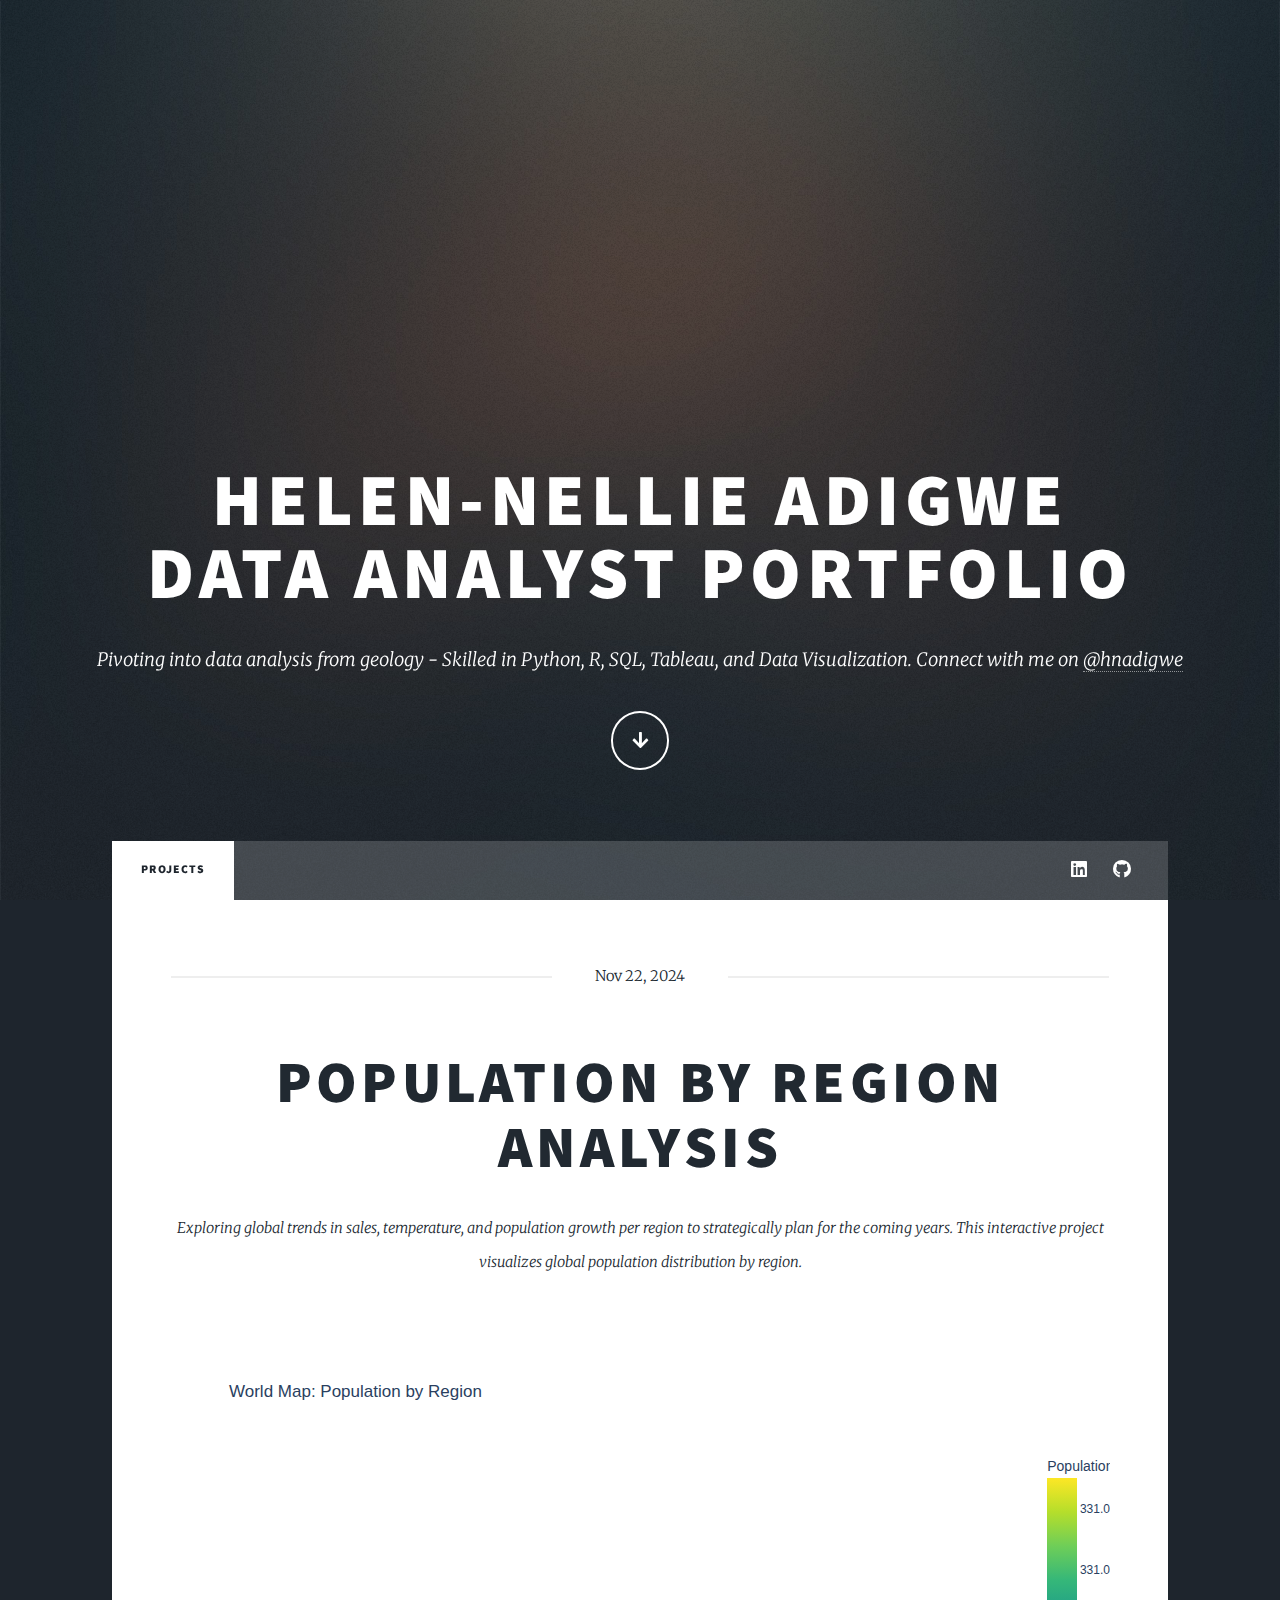
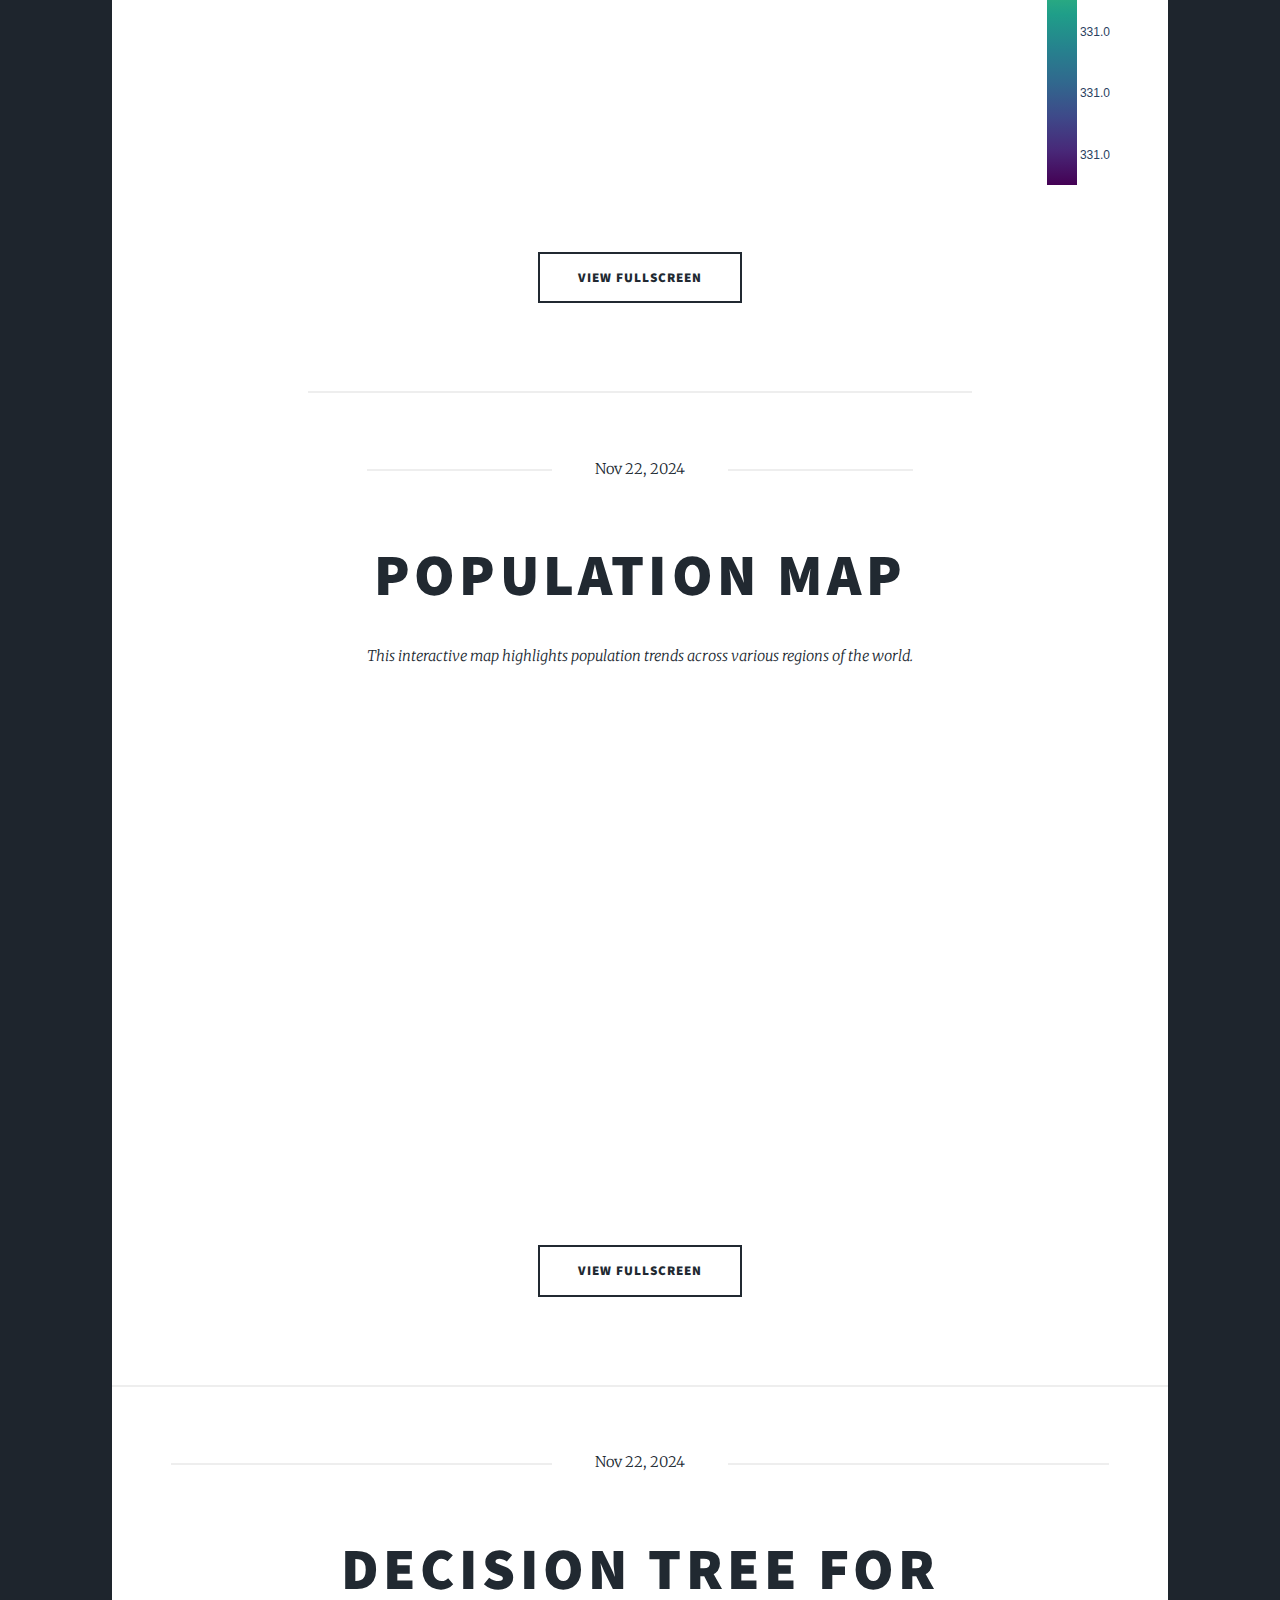
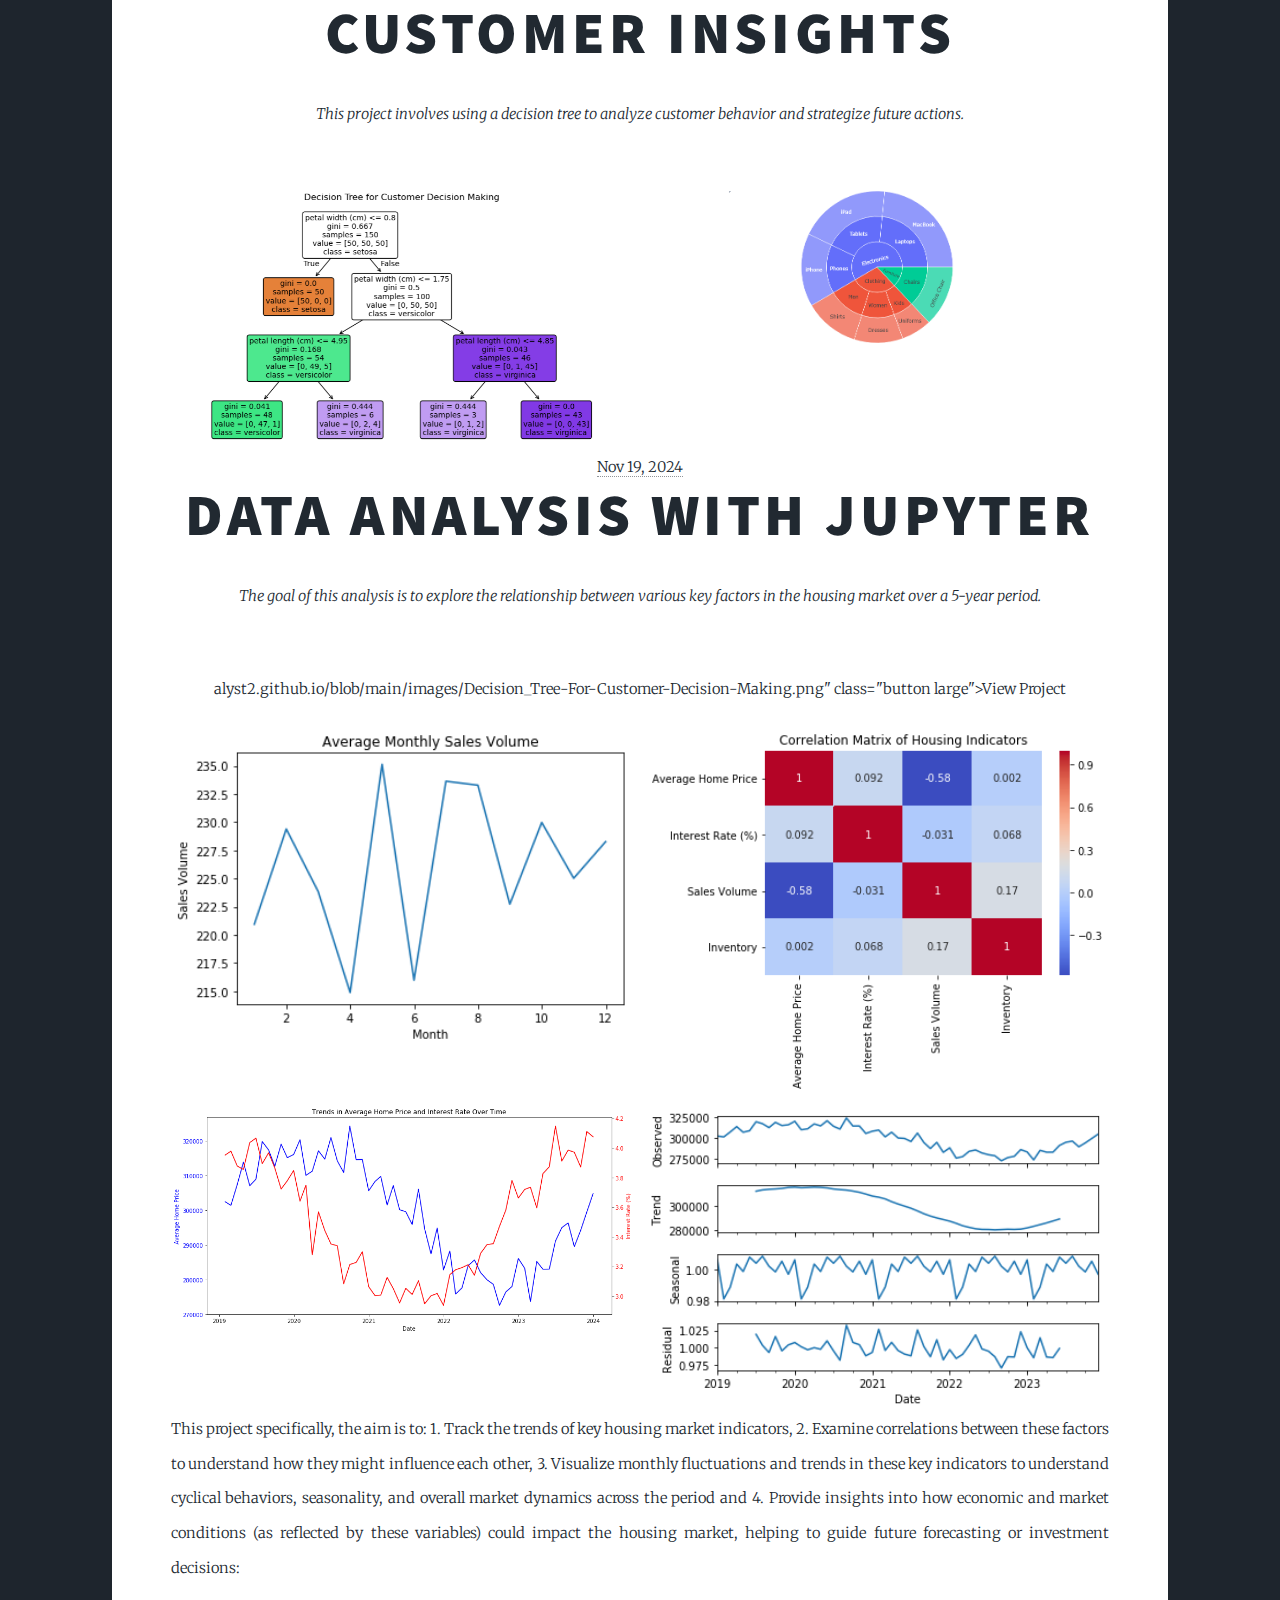
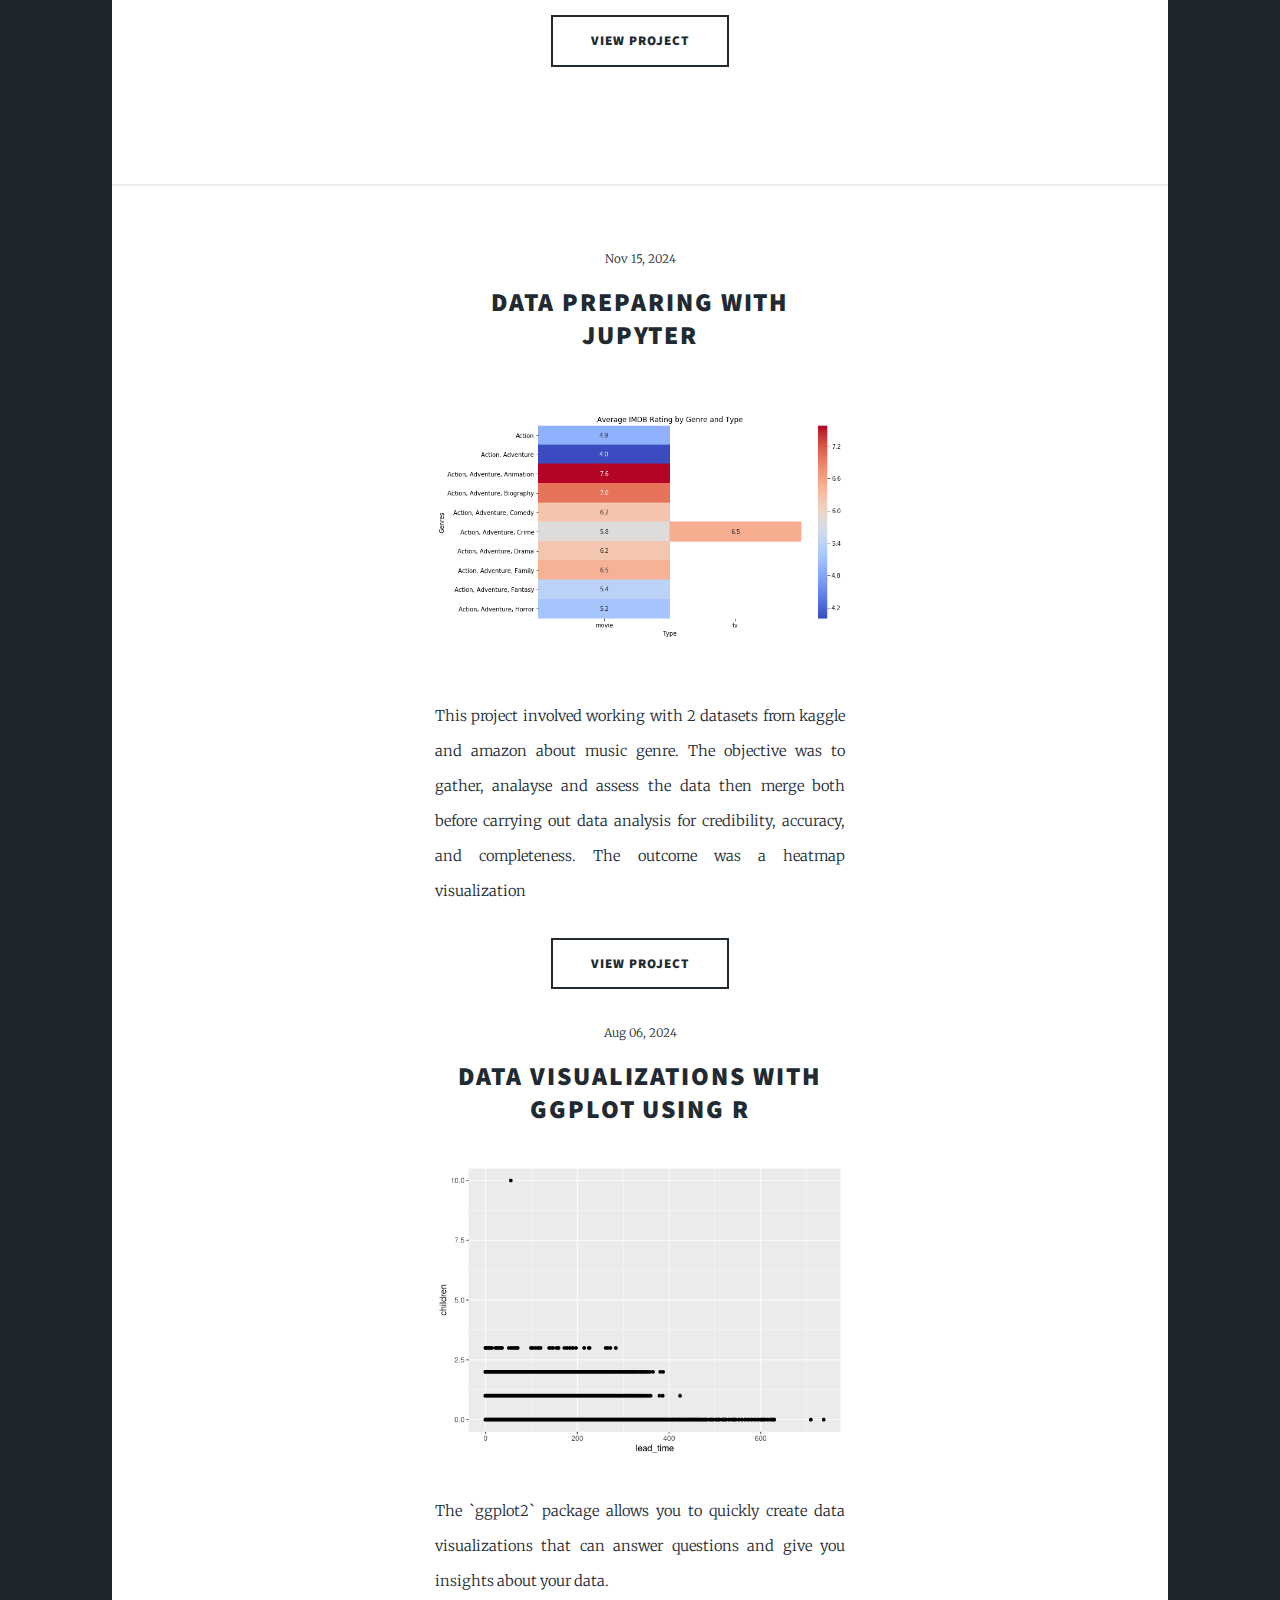
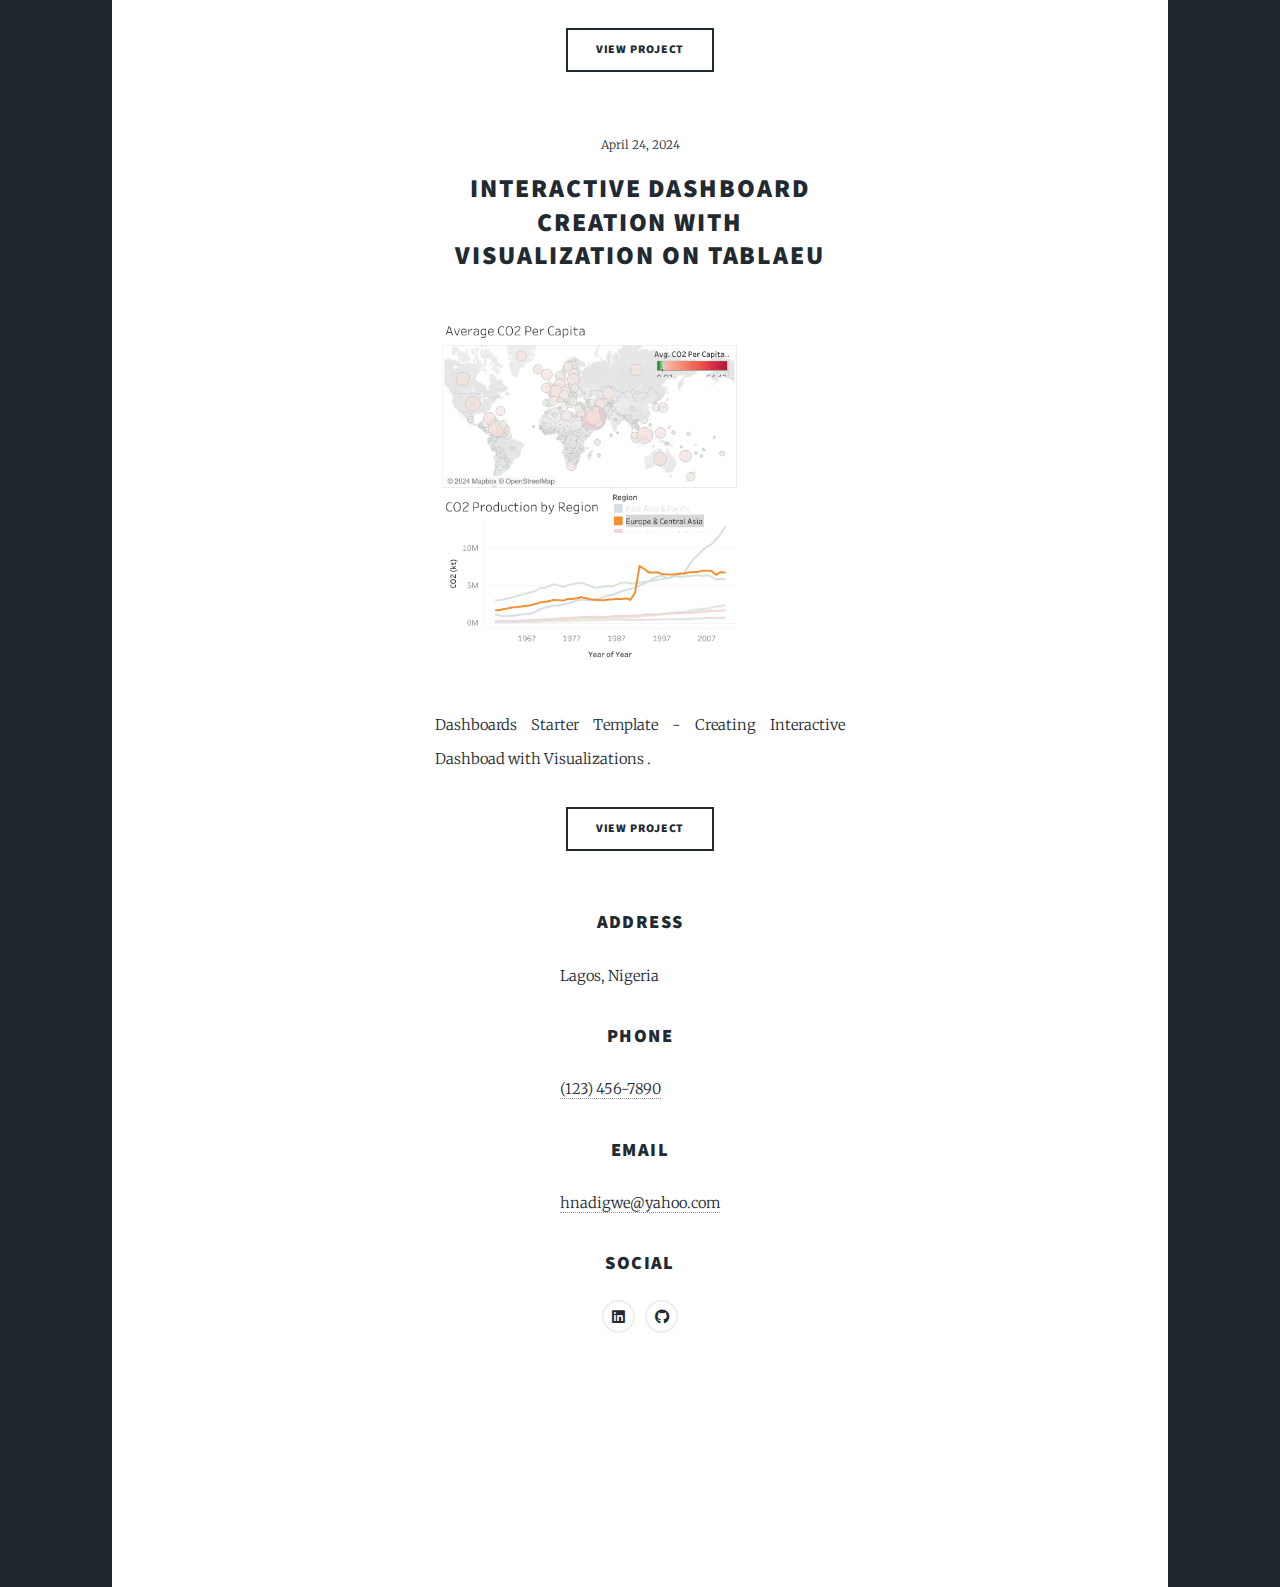
<file: index_2.html>
<!DOCTYPE HTML>
<html>
<head>
    <title>Helen-Nellie Adigwe - Data Analyst Portfolio</title>
    <meta charset="utf-8" />
    <meta name="viewport" content="width=device-width, initial-scale=1, user-scalable=no" />
    <link rel="stylesheet" href="assets/css/main.css" />
    <noscript><link rel="stylesheet" href="assets/css/noscript.css" /></noscript>
</head>
<body class="is-preload">

    <!-- Wrapper -->
    <div id="wrapper" class="fade-in">

        <!-- Intro Section -->
        <div id="intro">
            <h1>Helen-Nellie Adigwe<br />Data Analyst Portfolio</h1>
            <p>Pivoting into data analysis from geology - Skilled in Python, R, SQL, Tableau, and Data Visualization. Connect with me on <a href="https://www.linkedin.com/in/hnadigwe">@hnadigwe</a></p>
            <ul class="actions">
                <li><a href="#main" class="button icon solid solo fa-arrow-down scrolly">Explore My Work</a></li>
            </ul>
        </div>

        <!-- Header -->
        <header id="header">
            <a href="index.html" class="logo">Journey Into Data Analysis</a>
        </header>

        <!-- Navigation -->
        <nav id="nav">
            <ul class="links">
                <li class="active"><a href="index.html">Projects</a></li>
            </ul>
            <ul class="icons">
                <li><a href="https://www.linkedin.com/in/hnadigwe/" class="icon brands alt fa-linkedin"><span class="label">LinkedIn</span></a></li>
                <li><a href="https://github.com/hnadigwe/" class="icon brands alt fa-github"><span class="label">GitHub</span></a></li>
            </ul>
        </nav>

        <!-- Main Content -->
        <div id="main">

            <!-- Project: Population by Region -->
            <article class="post featured">
                <header class="major">
                    <span class="date">Nov 22, 2024</span>
                    <h2><a href="images/population_by_region_map.html">Population by Region Analysis</a></h2>
                    <p>Exploring global trends in sales, temperature, and population growth per region to strategically plan for the coming years. This interactive project visualizes global population distribution by region.</p>
                </header>
                <div class="iframe-container">
                    <iframe src="images/population_by_region_map.html" width="100%" height="500px" style="border:none;"></iframe>
                </div>
                <ul class="actions special">
                    <li><a href="images/population_by_region_map.html" class="button large">View Fullscreen</a></li>
                </ul>
            </article>

            <!-- Featured Post: Population Map -->
<article class="post featured">
    <header class="major">
        <span class="date">Nov 22, 2024</span>
        <h2><a href="https://hnadigwe.github.io/hnadigwe_data_analyst2.github.io/images/population_map_files/population_map.html">Population Map</a></h2>
        <p>This interactive map highlights population trends across various regions of the world.</p>
    </header>

    <!-- Embed the Population Map -->
    <div class="iframe-container">
        <!-- Corrected iframe path to use GitHub Pages URL -->
        <iframe src="https://hnadigwe.github.io/hnadigwe_data_analyst2.github.io/images/population_map_files/population_map.html" width="100%" height="500px" style="border:none;"></iframe>
    </div>

    <!-- Button for Fullscreen -->
    <ul class="actions special">
        <li><a href="https://hnadigwe.github.io/hnadigwe_data_analyst2.github.io/images/population_map_files/population_map.html" class="button large">View Fullscreen</a></li>
    </ul>
</article>

            <!-- Project: Decision Tree Analysis -->
            <article class="post featured">
                <header class="major">
                    <span class="date">Nov 22, 2024</span>
                    <h2>Decision Tree for Customer Insights</h2>
                    <p>This project involves using a decision tree to analyze customer behavior and strategize future actions.</p>
                </header>
                <div class="image-grid">
                    <img src="images/Decision_Tree-For-Customer-Decision-Making.png" alt="Decision Tree for Customer Decision Making" />
                    <img src="images/Hierarchical_Relationship_Between_Products.png" alt="Hierarchical Relationship Between Products" />
                </div>
                <ul class="actions special">
                    <li><a href="https://github.com/hnadigwe/hnadigwe_data_anli>
                </ul>
            </article>       
            

            
        					<!-- Post -->
							<article class="post featured">
    							<header class="major">
       								 <span class="date">Nov 19, 2024</span>
        							 <h2><a href="https://github.com/hnadigwe/hnadigwe_data_analyst2.github.io/blob/main/Housing%20Trends_2019-2024.ipynb">Data Analysis with Jupyter<br /></a></h2>
        							 <p>The goal of this analysis is to explore the relationship between various key factors in the housing market over a 5-year period.</p>
    							</header>alyst2.github.io/blob/main/images/Decision_Tree-For-Customer-Decision-Making.png" class="button large">View Project</a></
    
    					        <!-- Grid Container for Multiple Images -->
   								<div class="image-grid">
									<img src="images/Average Monthly Sales Volumes.png" alt="Average Monthly Sales Volumes" />
									<img src="images/Correlation matrix of housing indicators.png" alt="Correlation Matrix of Housing Indicators" />
									<img src="images/Trends in average home price and interest rates over time.png" alt="Trends in average home price and interest rates over time" />
									<img src="images/Housing_Trend_Patterns.png" alt="Housing Trend Pattern" />
    							</div>
								<p>This project specifically, the aim is to: 1.	Track the trends of key housing market indicators, 2. Examine correlations between these factors to understand how they might influence each other, 3.	Visualize monthly fluctuations and trends in these key indicators to understand cyclical behaviors, seasonality, and overall market dynamics across the period and 4. Provide insights into how economic and market conditions (as reflected by these variables) could impact the housing market, helping to guide future forecasting or investment decisions: </p>
    							<ul class="actions special">
       								<li><a href="https://github.com/hnadigwe/hnadigwe_data_analyst2.github.io/blob/main/Housing%20Trends_2019-2024.ipynb" class="button large">View Project</a></li>
    							</ul>
							</article>
							
						<!-- Post -->
								<section class="posts">
									<article>
										<header>
											<span class="date">Nov 15, 2024</span>
											<h2><a href="https://github.com/hnadigwe/hnadigwe_data_analyst2.github.io/blob/main/Merging%202%20Real%20life%20Data%20and%20Data%20Analysis%20of%20Merged%20Data.ipynb">Data Preparing with Jupyter<br />
											</a></h2>
										</header>
										<a href="https://github.com/hnadigwe/hnadigwe_data_analyst2.github.io/blob/main/Merging%202%20Real%20life%20Data%20and%20Data%20Analysis%20of%20Merged%20Data.ipynb" class="image main"><img src="images/Average-IMDB-Rating-by _genre_type.png" alt="" /></a>
										<p>This project involved working with 2 datasets from kaggle and amazon about music genre. The objective was to gather, analayse and assess the data then merge both before carrying out data analysis for credibility, accuracy, and completeness. The outcome was a heatmap visualization </p>
										<ul class="actions special">
											<li><a href="https://github.com/hnadigwe/hnadigwe_data_analyst2.github.io/blob/main/Merging%202%20Real%20life%20Data%20and%20Data%20Analysis%20of%20Merged%20Data.ipynb" class="button large">View Project</a></li>
										</ul>
								</Merging 2 Real life Data and Data Analysis of Merged Data.ipynb>

						<!-- Posts -->
							<section class="posts">
								<article>
									<header>
										<span class="date">Aug 06, 2024</span>
										<h2><a href="https://posit.cloud/content/9269639">Data Visualizations with ggplot using R<br />
										</a></h2>
									</header>
									<a href="https://posit.cloud/content/9269639" class="image fit"><img src="images/Hotel_bookings_lead-time-vs-children.png" alt="" /></a>
									<p>The `ggplot2` package allows you to quickly create data visualizations that can answer questions and give you insights about your data. </p>
									<ul class="actions special">
										<li><a href="https://posit.cloud/content/9269639" class="button">View Project</a></li>
									</ul>
								</article>
								<article>
									<header>
										<span class="date">April 24, 2024</span>
										<h2><a href="https://public.tableau.com/views/DashboardsStarterTemplate-CreatingInteractiveDashboadwithVisualizations/Dashboard1?:language=en-US&:sid=&:redirect=auth&:display_count=n&:origin=viz_share_link">Interactive Dashboard Creation With Visualization on Tablaeu<br />
											</a></h2>
									</header>
									<a href="https://public.tableau.com/views/DashboardsStarterTemplate-CreatingInteractiveDashboadwithVisualizations/Dashboard1?:language=en-US&:sid=&:redirect=auth&:display_count=n&:origin=viz_share_link" class="image fit"><img src="images/dashboard_CO2-region-capita.png" alt="" /></a>
									<p>Dashboards Starter Template - Creating Interactive Dashboad with Visualizations
										.</p>
									<ul class="actions special">
										<li><a href="https://public.tableau.com/views/DashboardsStarterTemplate-CreatingInteractiveDashboadwithVisualizations/Dashboard1?:language=en-US&:sid=&:redirect=auth&:display_count=n&:origin=viz_share_link" class="button">View Project</a></li>
									</ul>					
								</article>

						 <!-- Contact Information -->
                         <section class="split contact">
                            <section class="alt">
                                <h3>Address</h3>
                                <p>Lagos, Nigeria</p>
                            </section>
                            <section>
                                <h3>Phone</h3>
                                <p><a href="#">(123) 456-7890</a></p>
                            </section>
                            <section>
                                <h3>Email</h3>
                                <p><a href="mailto:hnadigwe@yahoo.com">hnadigwe@yahoo.com</a></p>
                            </section>
                            <section>
                                <h3>Social</h3>
                                <ul class="icons alt">
                                    <li><a href="https://www.linkedin.com/in/hnadigwe/" class="icon brands alt fa-linkedin"><span class="label">LinkedIn</span></a></li>
                                    <li><a href="https://github.com/hnadigwe/" class="icon brands alt fa-github"><span class="label">GitHub</span></a></li>
                                </ul>
                            </section>
                        </section>
                
                        <!-- Copyright -->
                        <div id="copyright">
                            <ul><li>&copy; Helen-Nellie Adigwe</li><li>Design: <a href="https://html5up.net">HTML5 UP</a></li></ul>
                        </div>
                
                    </div>
                
                    <!-- Scripts -->
                    <script src="assets/js/jquery.min.js"></script>
                    <script src="assets/js/jquery.scrollex.min.js"></script>
                    <script src="assets/js/jquery.scrolly.min.js"></script>
                    <script src="assets/js/browser.min.js"></script>
                    <script src="assets/js/breakpoints.min.js"></script>
                    <script src="assets/js/util.js"></script>
                    <script src="assets/js/main.js"></script>
                
                </body>
                </html>
</file>
<file: assets/css/main.css>
@import url(fontawesome-all.min.css);
@import url("https://fonts.googleapis.com/css?family=Merriweather:300,700,300italic,700italic|Source+Sans+Pro:900");

/*
	Massively by HTML5 UP
	html5up.net | @ajlkn
	Free for personal and commercial use under the CCA 3.0 license (html5up.net/license)
*/

/* Center-align wrapper and main content */
#wrapper, #main {
    display: flex;
    flex-direction: column;
    align-items: center; /* Center items horizontally */
    margin: 0 auto;
    text-align: center;
}


html, body, div, span, applet, object,
iframe, h1, h2, h3, h4, h5, h6, p, blockquote,
pre, a, abbr, acronym, address, big, cite,
code, del, dfn, em, img, ins, kbd, q, s, samp,
small, strike, strong, sub, sup, tt, var, b,
u, i, center, dl, dt, dd, ol, ul, li, fieldset,
form, label, legend, table, caption, tbody,
tfoot, thead, tr, th, td, article, aside,
canvas, details, embed, figure, figcaption,
footer, header, hgroup, menu, nav, output, ruby,
section, summary, time, mark, audio, video {
	margin: 0;
	padding: 0;
	border: 0;
	font-size: 100%;
	font: inherit;
	vertical-align: baseline;}

article, aside, details, figcaption, figure,
footer, header, hgroup, menu, nav, section {
	display: block;}

body {
	line-height: 1;
}

ol, ul {
	list-style: none;
}

blockquote, q {
	quotes: none;
}

	blockquote:before, blockquote:after, q:before, q:after {
		content: '';
		content: none;
	}

table {
	border-collapse: collapse;
	border-spacing: 0;
}

body {
	-webkit-text-size-adjust: none;
}

mark {
	background-color: transparent;
	color: inherit;
}

input::-moz-focus-inner {
	border: 0;
	padding: 0;
}

input, select, textarea {
	-moz-appearance: none;
	-webkit-appearance: none;
	-ms-appearance: none;
	appearance: none;
}

/* Basic */

	@-ms-viewport {
		width: device-width;
	}

	body {
		-ms-overflow-style: scrollbar;
	}

	@media screen and (max-width: 480px) {

		html, body {
			min-width: 320px;
		}

	}

	html {
		box-sizing: border-box;
	}

	*, *:before, *:after {
		box-sizing: inherit;
	}

	body {
		background-color: #1e252d;
	}

		body.is-preload *, body.is-preload *:before, body.is-preload *:after {
			-moz-animation: none !important;
			-webkit-animation: none !important;
			-ms-animation: none !important;
			animation: none !important;
			-moz-transition: none !important;
			-webkit-transition: none !important;
			-ms-transition: none !important;
			transition: none !important;
		}

/* Type */

	html {
		font-size: 16pt;
	}

		@media screen and (max-width: 1680px) {

			html {
				font-size: 12pt;
			}

		}

		@media screen and (max-width: 1280px) {

			html {
				font-size: 11pt;
			}

		}

		@media screen and (max-width: 360px) {

			html {
				font-size: 10pt;
			}

		}

	body {
		color: #212931;
	}

	body, input, select, textarea {
		font-family: "Merriweather", Georgia, serif;
		font-weight: 300;
		font-size: 1rem;
		line-height: 2.375;
	}

	a {
		-moz-transition: color 0.2s ease-in-out, background-color 0.2s ease-in-out, border-color 0.2s ease-in-out, box-shadow 0.2s ease-in-out;
		-webkit-transition: color 0.2s ease-in-out, background-color 0.2s ease-in-out, border-color 0.2s ease-in-out, box-shadow 0.2s ease-in-out;
		-ms-transition: color 0.2s ease-in-out, background-color 0.2s ease-in-out, border-color 0.2s ease-in-out, box-shadow 0.2s ease-in-out;
		transition: color 0.2s ease-in-out, background-color 0.2s ease-in-out, border-color 0.2s ease-in-out, box-shadow 0.2s ease-in-out;
		border-bottom: dotted 1px;
		text-decoration: none;
	}

		a:hover {
			border-bottom-color: transparent;
		}

	strong, b {
		font-weight: 600;
	}

	em, i {
		font-style: italic;
	}

	p {
		text-align: justify;
		margin: 0 0 2rem 0;
	}

	h1, h2, h3, h4, h5, h6 {
		font-family: "Source Sans Pro", Helvetica, sans-serif;
		font-weight: 900;
		line-height: 1.5;
		letter-spacing: 0.075em;
		text-transform: uppercase;
		margin: 0 0 1rem 0;
	}

		h1 a, h2 a, h3 a, h4 a, h5 a, h6 a {
			border-bottom: 0;
			color: inherit;
			text-decoration: none;
		}

	h1 {
		font-size: 4rem;
		line-height: 1.1;
		margin: 0 0 2rem 0;
	}

	h2 {
		font-size: 1.75rem;
		line-height: 1.3;
		margin: 0 0 1.5rem 0;
	}

	h3 {
		font-size: 1.25rem;
		margin: 0 0 1.5rem 0;
	}

	h4 {
		font-size: 1rem;
	}

	h5 {
		font-size: 0.9rem;
	}

	h6 {
		font-size: 0.8rem;
	}

	sub {
		font-size: 0.8rem;
		position: relative;
		top: 0.5rem;
	}

	sup {
		font-size: 0.8rem;
		position: relative;
		top: -0.5rem;
	}

	blockquote {
		border-left: solid 4px;
		font-style: italic;
		margin: 0 0 2rem 0;
		padding: 0.5rem 0 0.5rem 2rem;
	}

	code {
		border: solid 2px;
		font-family: "Courier New", monospace;
		font-size: 0.9rem;
		margin: 0 0.25rem;
		padding: 0.25rem 0.65rem;
	}

	pre {
		-webkit-overflow-scrolling: touch;
		font-family: "Courier New", monospace;
		font-size: 0.9rem;
		margin: 0 0 2rem 0;
	}

		pre code {
			display: block;
			line-height: 1.75;
			padding: 1rem 1.5rem;
			overflow-x: auto;
		}

	hr {
		border: 0;
		border-bottom: solid 2px;
		margin: 3rem 0;
	}

		hr.major {
			margin: 5rem 0;
		}

	.align-left {
		text-align: left;
	}

	.align-center {
		text-align: center;
	}

	.align-right {
		text-align: right;
	}

	input, select, textarea {
		color: #212931;
	}

	a {
		color: #212931;
		border-bottom-color: rgba(33, 41, 49, 0.5);
	}

		a:hover {
			border-bottom-color: transparent;
			color: #18bfef !important;
		}

	strong, b {
		color: #212931;
	}

	h1, h2, h3, h4, h5, h6 {
		color: #212931;
	}

	blockquote {
		border-left-color: #eeeeee;
	}

	code {
		background: rgba(220, 220, 220, 0.25);
		border-color: #eeeeee;
	}

	hr {
		border-bottom-color: #eeeeee;
	}

/* Row */

	.row {
		display: flex;
		flex-wrap: wrap;
		box-sizing: border-box;
		align-items: stretch;
	}

		.row > * {
			box-sizing: border-box;
		}

		.row.gtr-uniform > * > :last-child {
			margin-bottom: 0;
		}

		.row.aln-left {
			justify-content: flex-start;
		}

		.row.aln-center {
			justify-content: center;
		}

		.row.aln-right {
			justify-content: flex-end;
		}

		.row.aln-top {
			align-items: flex-start;
		}

		.row.aln-middle {
			align-items: center;
		}

		.row.aln-bottom {
			align-items: flex-end;
		}

		.row > .imp {
			order: -1;
		}

		.row > .col-1 {
			width: 8.33333%;
		}

		.row > .off-1 {
			margin-left: 8.33333%;
		}

		.row > .col-2 {
			width: 16.66667%;
		}

		.row > .off-2 {
			margin-left: 16.66667%;
		}

		.row > .col-3 {
			width: 25%;
		}

		.row > .off-3 {
			margin-left: 25%;
		}

		.row > .col-4 {
			width: 33.33333%;
		}

		.row > .off-4 {
			margin-left: 33.33333%;
		}

		.row > .col-5 {
			width: 41.66667%;
		}

		.row > .off-5 {
			margin-left: 41.66667%;
		}

		.row > .col-6 {
			width: 50%;
		}

		.row > .off-6 {
			margin-left: 50%;
		}

		.row > .col-7 {
			width: 58.33333%;
		}

		.row > .off-7 {
			margin-left: 58.33333%;
		}

		.row > .col-8 {
			width: 66.66667%;
		}

		.row > .off-8 {
			margin-left: 66.66667%;
		}

		.row > .col-9 {
			width: 75%;
		}

		.row > .off-9 {
			margin-left: 75%;
		}

		.row > .col-10 {
			width: 83.33333%;
		}

		.row > .off-10 {
			margin-left: 83.33333%;
		}

		.row > .col-11 {
			width: 91.66667%;
		}

		.row > .off-11 {
			margin-left: 91.66667%;
		}

		.row > .col-12 {
			width: 100%;
		}

		.row > .off-12 {
			margin-left: 100%;
		}

		.row.gtr-0 {
			margin-top: 0;
			margin-left: 0rem;
		}

			.row.gtr-0 > * {
				padding: 0 0 0 0rem;
			}

			.row.gtr-0.gtr-uniform {
				margin-top: 0rem;
			}

				.row.gtr-0.gtr-uniform > * {
					padding-top: 0rem;
				}

		.row.gtr-25 {
			margin-top: 0;
			margin-left: -0.375rem;
		}

			.row.gtr-25 > * {
				padding: 0 0 0 0.375rem;
			}

			.row.gtr-25.gtr-uniform {
				margin-top: -0.375rem;
			}

				.row.gtr-25.gtr-uniform > * {
					padding-top: 0.375rem;
				}

		.row.gtr-50 {
			margin-top: 0;
			margin-left: -0.75rem;
		}

			.row.gtr-50 > * {
				padding: 0 0 0 0.75rem;
			}

			.row.gtr-50.gtr-uniform {
				margin-top: -0.75rem;
			}

				.row.gtr-50.gtr-uniform > * {
					padding-top: 0.75rem;
				}

		.row {
			margin-top: 0;
			margin-left: -1.5rem;
		}

			.row > * {
				padding: 0 0 0 1.5rem;
			}

			.row.gtr-uniform {
				margin-top: -1.5rem;
			}

				.row.gtr-uniform > * {
					padding-top: 1.5rem;
				}

		.row.gtr-150 {
			margin-top: 0;
			margin-left: -2.25rem;
		}

			.row.gtr-150 > * {
				padding: 0 0 0 2.25rem;
			}

			.row.gtr-150.gtr-uniform {
				margin-top: -2.25rem;
			}

				.row.gtr-150.gtr-uniform > * {
					padding-top: 2.25rem;
				}

		.row.gtr-200 {
			margin-top: 0;
			margin-left: -3rem;
		}

			.row.gtr-200 > * {
				padding: 0 0 0 3rem;
			}

			.row.gtr-200.gtr-uniform {
				margin-top: -3rem;
			}

				.row.gtr-200.gtr-uniform > * {
					padding-top: 3rem;
				}

		@media screen and (max-width: 1680px) {

			.row {
				display: flex;
				flex-wrap: wrap;
				box-sizing: border-box;
				align-items: stretch;
			}

				.row > * {
					box-sizing: border-box;
				}

				.row.gtr-uniform > * > :last-child {
					margin-bottom: 0;
				}

				.row.aln-left {
					justify-content: flex-start;
				}

				.row.aln-center {
					justify-content: center;
				}

				.row.aln-right {
					justify-content: flex-end;
				}

				.row.aln-top {
					align-items: flex-start;
				}

				.row.aln-middle {
					align-items: center;
				}

				.row.aln-bottom {
					align-items: flex-end;
				}

				.row > .imp-xlarge {
					order: -1;
				}

				.row > .col-1-xlarge {
					width: 8.33333%;
				}

				.row > .off-1-xlarge {
					margin-left: 8.33333%;
				}

				.row > .col-2-xlarge {
					width: 16.66667%;
				}

				.row > .off-2-xlarge {
					margin-left: 16.66667%;
				}

				.row > .col-3-xlarge {
					width: 25%;
				}

				.row > .off-3-xlarge {
					margin-left: 25%;
				}

				.row > .col-4-xlarge {
					width: 33.33333%;
				}

				.row > .off-4-xlarge {
					margin-left: 33.33333%;
				}

				.row > .col-5-xlarge {
					width: 41.66667%;
				}

				.row > .off-5-xlarge {
					margin-left: 41.66667%;
				}

				.row > .col-6-xlarge {
					width: 50%;
				}

				.row > .off-6-xlarge {
					margin-left: 50%;
				}

				.row > .col-7-xlarge {
					width: 58.33333%;
				}

				.row > .off-7-xlarge {
					margin-left: 58.33333%;
				}

				.row > .col-8-xlarge {
					width: 66.66667%;
				}

				.row > .off-8-xlarge {
					margin-left: 66.66667%;
				}

				.row > .col-9-xlarge {
					width: 75%;
				}

				.row > .off-9-xlarge {
					margin-left: 75%;
				}

				.row > .col-10-xlarge {
					width: 83.33333%;
				}

				.row > .off-10-xlarge {
					margin-left: 83.33333%;
				}

				.row > .col-11-xlarge {
					width: 91.66667%;
				}

				.row > .off-11-xlarge {
					margin-left: 91.66667%;
				}

				.row > .col-12-xlarge {
					width: 100%;
				}

				.row > .off-12-xlarge {
					margin-left: 100%;
				}

				.row.gtr-0 {
					margin-top: 0;
					margin-left: 0rem;
				}

					.row.gtr-0 > * {
						padding: 0 0 0 0rem;
					}

					.row.gtr-0.gtr-uniform {
						margin-top: 0rem;
					}

						.row.gtr-0.gtr-uniform > * {
							padding-top: 0rem;
						}

				.row.gtr-25 {
					margin-top: 0;
					margin-left: -0.375rem;
				}

					.row.gtr-25 > * {
						padding: 0 0 0 0.375rem;
					}

					.row.gtr-25.gtr-uniform {
						margin-top: -0.375rem;
					}

						.row.gtr-25.gtr-uniform > * {
							padding-top: 0.375rem;
						}

				.row.gtr-50 {
					margin-top: 0;
					margin-left: -0.75rem;
				}

					.row.gtr-50 > * {
						padding: 0 0 0 0.75rem;
					}

					.row.gtr-50.gtr-uniform {
						margin-top: -0.75rem;
					}

						.row.gtr-50.gtr-uniform > * {
							padding-top: 0.75rem;
						}

				.row {
					margin-top: 0;
					margin-left: -1.5rem;
				}

					.row > * {
						padding: 0 0 0 1.5rem;
					}

					.row.gtr-uniform {
						margin-top: -1.5rem;
					}

						.row.gtr-uniform > * {
							padding-top: 1.5rem;
						}

				.row.gtr-150 {
					margin-top: 0;
					margin-left: -2.25rem;
				}

					.row.gtr-150 > * {
						padding: 0 0 0 2.25rem;
					}

					.row.gtr-150.gtr-uniform {
						margin-top: -2.25rem;
					}

						.row.gtr-150.gtr-uniform > * {
							padding-top: 2.25rem;
						}

				.row.gtr-200 {
					margin-top: 0;
					margin-left: -3rem;
				}

					.row.gtr-200 > * {
						padding: 0 0 0 3rem;
					}

					.row.gtr-200.gtr-uniform {
						margin-top: -3rem;
					}

						.row.gtr-200.gtr-uniform > * {
							padding-top: 3rem;
						}

		}

		@media screen and (max-width: 1280px) {

			.row {
				display: flex;
				flex-wrap: wrap;
				box-sizing: border-box;
				align-items: stretch;
			}

				.row > * {
					box-sizing: border-box;
				}

				.row.gtr-uniform > * > :last-child {
					margin-bottom: 0;
				}

				.row.aln-left {
					justify-content: flex-start;
				}

				.row.aln-center {
					justify-content: center;
				}

				.row.aln-right {
					justify-content: flex-end;
				}

				.row.aln-top {
					align-items: flex-start;
				}

				.row.aln-middle {
					align-items: center;
				}

				.row.aln-bottom {
					align-items: flex-end;
				}

				.row > .imp-large {
					order: -1;
				}

				.row > .col-1-large {
					width: 8.33333%;
				}

				.row > .off-1-large {
					margin-left: 8.33333%;
				}

				.row > .col-2-large {
					width: 16.66667%;
				}

				.row > .off-2-large {
					margin-left: 16.66667%;
				}

				.row > .col-3-large {
					width: 25%;
				}

				.row > .off-3-large {
					margin-left: 25%;
				}

				.row > .col-4-large {
					width: 33.33333%;
				}

				.row > .off-4-large {
					margin-left: 33.33333%;
				}

				.row > .col-5-large {
					width: 41.66667%;
				}

				.row > .off-5-large {
					margin-left: 41.66667%;
				}

				.row > .col-6-large {
					width: 50%;
				}

				.row > .off-6-large {
					margin-left: 50%;
				}

				.row > .col-7-large {
					width: 58.33333%;
				}

				.row > .off-7-large {
					margin-left: 58.33333%;
				}

				.row > .col-8-large {
					width: 66.66667%;
				}

				.row > .off-8-large {
					margin-left: 66.66667%;
				}

				.row > .col-9-large {
					width: 75%;
				}

				.row > .off-9-large {
					margin-left: 75%;
				}

				.row > .col-10-large {
					width: 83.33333%;
				}

				.row > .off-10-large {
					margin-left: 83.33333%;
				}

				.row > .col-11-large {
					width: 91.66667%;
				}

				.row > .off-11-large {
					margin-left: 91.66667%;
				}

				.row > .col-12-large {
					width: 100%;
				}

				.row > .off-12-large {
					margin-left: 100%;
				}

				.row.gtr-0 {
					margin-top: 0;
					margin-left: 0rem;
				}

					.row.gtr-0 > * {
						padding: 0 0 0 0rem;
					}

					.row.gtr-0.gtr-uniform {
						margin-top: 0rem;
					}

						.row.gtr-0.gtr-uniform > * {
							padding-top: 0rem;
						}

				.row.gtr-25 {
					margin-top: 0;
					margin-left: -0.375rem;
				}

					.row.gtr-25 > * {
						padding: 0 0 0 0.375rem;
					}

					.row.gtr-25.gtr-uniform {
						margin-top: -0.375rem;
					}

						.row.gtr-25.gtr-uniform > * {
							padding-top: 0.375rem;
						}

				.row.gtr-50 {
					margin-top: 0;
					margin-left: -0.75rem;
				}

					.row.gtr-50 > * {
						padding: 0 0 0 0.75rem;
					}

					.row.gtr-50.gtr-uniform {
						margin-top: -0.75rem;
					}

						.row.gtr-50.gtr-uniform > * {
							padding-top: 0.75rem;
						}

				.row {
					margin-top: 0;
					margin-left: -1.5rem;
				}

					.row > * {
						padding: 0 0 0 1.5rem;
					}

					.row.gtr-uniform {
						margin-top: -1.5rem;
					}

						.row.gtr-uniform > * {
							padding-top: 1.5rem;
						}

				.row.gtr-150 {
					margin-top: 0;
					margin-left: -2.25rem;
				}

					.row.gtr-150 > * {
						padding: 0 0 0 2.25rem;
					}

					.row.gtr-150.gtr-uniform {
						margin-top: -2.25rem;
					}

						.row.gtr-150.gtr-uniform > * {
							padding-top: 2.25rem;
						}

				.row.gtr-200 {
					margin-top: 0;
					margin-left: -3rem;
				}

					.row.gtr-200 > * {
						padding: 0 0 0 3rem;
					}

					.row.gtr-200.gtr-uniform {
						margin-top: -3rem;
					}

						.row.gtr-200.gtr-uniform > * {
							padding-top: 3rem;
						}

		}

		@media screen and (max-width: 980px) {

			.row {
				display: flex;
				flex-wrap: wrap;
				box-sizing: border-box;
				align-items: stretch;
			}

				.row > * {
					box-sizing: border-box;
				}

				.row.gtr-uniform > * > :last-child {
					margin-bottom: 0;
				}

				.row.aln-left {
					justify-content: flex-start;
				}

				.row.aln-center {
					justify-content: center;
				}

				.row.aln-right {
					justify-content: flex-end;
				}

				.row.aln-top {
					align-items: flex-start;
				}

				.row.aln-middle {
					align-items: center;
				}

				.row.aln-bottom {
					align-items: flex-end;
				}

				.row > .imp-medium {
					order: -1;
				}

				.row > .col-1-medium {
					width: 8.33333%;
				}

				.row > .off-1-medium {
					margin-left: 8.33333%;
				}

				.row > .col-2-medium {
					width: 16.66667%;
				}

				.row > .off-2-medium {
					margin-left: 16.66667%;
				}

				.row > .col-3-medium {
					width: 25%;
				}

				.row > .off-3-medium {
					margin-left: 25%;
				}

				.row > .col-4-medium {
					width: 33.33333%;
				}

				.row > .off-4-medium {
					margin-left: 33.33333%;
				}

				.row > .col-5-medium {
					width: 41.66667%;
				}

				.row > .off-5-medium {
					margin-left: 41.66667%;
				}

				.row > .col-6-medium {
					width: 50%;
				}

				.row > .off-6-medium {
					margin-left: 50%;
				}

				.row > .col-7-medium {
					width: 58.33333%;
				}

				.row > .off-7-medium {
					margin-left: 58.33333%;
				}

				.row > .col-8-medium {
					width: 66.66667%;
				}

				.row > .off-8-medium {
					margin-left: 66.66667%;
				}

				.row > .col-9-medium {
					width: 75%;
				}

				.row > .off-9-medium {
					margin-left: 75%;
				}

				.row > .col-10-medium {
					width: 83.33333%;
				}

				.row > .off-10-medium {
					margin-left: 83.33333%;
				}

				.row > .col-11-medium {
					width: 91.66667%;
				}

				.row > .off-11-medium {
					margin-left: 91.66667%;
				}

				.row > .col-12-medium {
					width: 100%;
				}

				.row > .off-12-medium {
					margin-left: 100%;
				}

				.row.gtr-0 {
					margin-top: 0;
					margin-left: 0rem;
				}

					.row.gtr-0 > * {
						padding: 0 0 0 0rem;
					}

					.row.gtr-0.gtr-uniform {
						margin-top: 0rem;
					}

						.row.gtr-0.gtr-uniform > * {
							padding-top: 0rem;
						}

				.row.gtr-25 {
					margin-top: 0;
					margin-left: -0.375rem;
				}

					.row.gtr-25 > * {
						padding: 0 0 0 0.375rem;
					}

					.row.gtr-25.gtr-uniform {
						margin-top: -0.375rem;
					}

						.row.gtr-25.gtr-uniform > * {
							padding-top: 0.375rem;
						}

				.row.gtr-50 {
					margin-top: 0;
					margin-left: -0.75rem;
				}

					.row.gtr-50 > * {
						padding: 0 0 0 0.75rem;
					}

					.row.gtr-50.gtr-uniform {
						margin-top: -0.75rem;
					}

						.row.gtr-50.gtr-uniform > * {
							padding-top: 0.75rem;
						}

				.row {
					margin-top: 0;
					margin-left: -1.5rem;
				}

					.row > * {
						padding: 0 0 0 1.5rem;
					}

					.row.gtr-uniform {
						margin-top: -1.5rem;
					}

						.row.gtr-uniform > * {
							padding-top: 1.5rem;
						}

				.row.gtr-150 {
					margin-top: 0;
					margin-left: -2.25rem;
				}

					.row.gtr-150 > * {
						padding: 0 0 0 2.25rem;
					}

					.row.gtr-150.gtr-uniform {
						margin-top: -2.25rem;
					}

						.row.gtr-150.gtr-uniform > * {
							padding-top: 2.25rem;
						}

				.row.gtr-200 {
					margin-top: 0;
					margin-left: -3rem;
				}

					.row.gtr-200 > * {
						padding: 0 0 0 3rem;
					}

					.row.gtr-200.gtr-uniform {
						margin-top: -3rem;
					}

						.row.gtr-200.gtr-uniform > * {
							padding-top: 3rem;
						}

		}

		@media screen and (max-width: 736px) {

			.row {
				display: flex;
				flex-wrap: wrap;
				box-sizing: border-box;
				align-items: stretch;
			}

				.row > * {
					box-sizing: border-box;
				}

				.row.gtr-uniform > * > :last-child {
					margin-bottom: 0;
				}

				.row.aln-left {
					justify-content: flex-start;
				}

				.row.aln-center {
					justify-content: center;
				}

				.row.aln-right {
					justify-content: flex-end;
				}

				.row.aln-top {
					align-items: flex-start;
				}

				.row.aln-middle {
					align-items: center;
				}

				.row.aln-bottom {
					align-items: flex-end;
				}

				.row > .imp-small {
					order: -1;
				}

				.row > .col-1-small {
					width: 8.33333%;
				}

				.row > .off-1-small {
					margin-left: 8.33333%;
				}

				.row > .col-2-small {
					width: 16.66667%;
				}

				.row > .off-2-small {
					margin-left: 16.66667%;
				}

				.row > .col-3-small {
					width: 25%;
				}

				.row > .off-3-small {
					margin-left: 25%;
				}

				.row > .col-4-small {
					width: 33.33333%;
				}

				.row > .off-4-small {
					margin-left: 33.33333%;
				}

				.row > .col-5-small {
					width: 41.66667%;
				}

				.row > .off-5-small {
					margin-left: 41.66667%;
				}

				.row > .col-6-small {
					width: 50%;
				}

				.row > .off-6-small {
					margin-left: 50%;
				}

				.row > .col-7-small {
					width: 58.33333%;
				}

				.row > .off-7-small {
					margin-left: 58.33333%;
				}

				.row > .col-8-small {
					width: 66.66667%;
				}

				.row > .off-8-small {
					margin-left: 66.66667%;
				}

				.row > .col-9-small {
					width: 75%;
				}

				.row > .off-9-small {
					margin-left: 75%;
				}

				.row > .col-10-small {
					width: 83.33333%;
				}

				.row > .off-10-small {
					margin-left: 83.33333%;
				}

				.row > .col-11-small {
					width: 91.66667%;
				}

				.row > .off-11-small {
					margin-left: 91.66667%;
				}

				.row > .col-12-small {
					width: 100%;
				}

				.row > .off-12-small {
					margin-left: 100%;
				}

				.row.gtr-0 {
					margin-top: 0;
					margin-left: 0rem;
				}

					.row.gtr-0 > * {
						padding: 0 0 0 0rem;
					}

					.row.gtr-0.gtr-uniform {
						margin-top: 0rem;
					}

						.row.gtr-0.gtr-uniform > * {
							padding-top: 0rem;
						}

				.row.gtr-25 {
					margin-top: 0;
					margin-left: -0.375rem;
				}

					.row.gtr-25 > * {
						padding: 0 0 0 0.375rem;
					}

					.row.gtr-25.gtr-uniform {
						margin-top: -0.375rem;
					}

						.row.gtr-25.gtr-uniform > * {
							padding-top: 0.375rem;
						}

				.row.gtr-50 {
					margin-top: 0;
					margin-left: -0.75rem;
				}

					.row.gtr-50 > * {
						padding: 0 0 0 0.75rem;
					}

					.row.gtr-50.gtr-uniform {
						margin-top: -0.75rem;
					}

						.row.gtr-50.gtr-uniform > * {
							padding-top: 0.75rem;
						}

				.row {
					margin-top: 0;
					margin-left: -1.5rem;
				}

					.row > * {
						padding: 0 0 0 1.5rem;
					}

					.row.gtr-uniform {
						margin-top: -1.5rem;
					}

						.row.gtr-uniform > * {
							padding-top: 1.5rem;
						}

				.row.gtr-150 {
					margin-top: 0;
					margin-left: -2.25rem;
				}

					.row.gtr-150 > * {
						padding: 0 0 0 2.25rem;
					}

					.row.gtr-150.gtr-uniform {
						margin-top: -2.25rem;
					}

						.row.gtr-150.gtr-uniform > * {
							padding-top: 2.25rem;
						}

				.row.gtr-200 {
					margin-top: 0;
					margin-left: -3rem;
				}

					.row.gtr-200 > * {
						padding: 0 0 0 3rem;
					}

					.row.gtr-200.gtr-uniform {
						margin-top: -3rem;
					}

						.row.gtr-200.gtr-uniform > * {
							padding-top: 3rem;
						}

		}

		@media screen and (max-width: 480px) {

			.row {
				display: flex;
				flex-wrap: wrap;
				box-sizing: border-box;
				align-items: stretch;
			}

				.row > * {
					box-sizing: border-box;
				}

				.row.gtr-uniform > * > :last-child {
					margin-bottom: 0;
				}

				.row.aln-left {
					justify-content: flex-start;
				}

				.row.aln-center {
					justify-content: center;
				}

				.row.aln-right {
					justify-content: flex-end;
				}

				.row.aln-top {
					align-items: flex-start;
				}

				.row.aln-middle {
					align-items: center;
				}

				.row.aln-bottom {
					align-items: flex-end;
				}

				.row > .imp-xsmall {
					order: -1;
				}

				.row > .col-1-xsmall {
					width: 8.33333%;
				}

				.row > .off-1-xsmall {
					margin-left: 8.33333%;
				}

				.row > .col-2-xsmall {
					width: 16.66667%;
				}

				.row > .off-2-xsmall {
					margin-left: 16.66667%;
				}

				.row > .col-3-xsmall {
					width: 25%;
				}

				.row > .off-3-xsmall {
					margin-left: 25%;
				}

				.row > .col-4-xsmall {
					width: 33.33333%;
				}

				.row > .off-4-xsmall {
					margin-left: 33.33333%;
				}

				.row > .col-5-xsmall {
					width: 41.66667%;
				}

				.row > .off-5-xsmall {
					margin-left: 41.66667%;
				}

				.row > .col-6-xsmall {
					width: 50%;
				}

				.row > .off-6-xsmall {
					margin-left: 50%;
				}

				.row > .col-7-xsmall {
					width: 58.33333%;
				}

				.row > .off-7-xsmall {
					margin-left: 58.33333%;
				}

				.row > .col-8-xsmall {
					width: 66.66667%;
				}

				.row > .off-8-xsmall {
					margin-left: 66.66667%;
				}

				.row > .col-9-xsmall {
					width: 75%;
				}

				.row > .off-9-xsmall {
					margin-left: 75%;
				}

				.row > .col-10-xsmall {
					width: 83.33333%;
				}

				.row > .off-10-xsmall {
					margin-left: 83.33333%;
				}

				.row > .col-11-xsmall {
					width: 91.66667%;
				}

				.row > .off-11-xsmall {
					margin-left: 91.66667%;
				}

				.row > .col-12-xsmall {
					width: 100%;
				}

				.row > .off-12-xsmall {
					margin-left: 100%;
				}

				.row.gtr-0 {
					margin-top: 0;
					margin-left: 0rem;
				}

					.row.gtr-0 > * {
						padding: 0 0 0 0rem;
					}

					.row.gtr-0.gtr-uniform {
						margin-top: 0rem;
					}

						.row.gtr-0.gtr-uniform > * {
							padding-top: 0rem;
						}

				.row.gtr-25 {
					margin-top: 0;
					margin-left: -0.375rem;
				}

					.row.gtr-25 > * {
						padding: 0 0 0 0.375rem;
					}

					.row.gtr-25.gtr-uniform {
						margin-top: -0.375rem;
					}

						.row.gtr-25.gtr-uniform > * {
							padding-top: 0.375rem;
						}

				.row.gtr-50 {
					margin-top: 0;
					margin-left: -0.75rem;
				}

					.row.gtr-50 > * {
						padding: 0 0 0 0.75rem;
					}

					.row.gtr-50.gtr-uniform {
						margin-top: -0.75rem;
					}

						.row.gtr-50.gtr-uniform > * {
							padding-top: 0.75rem;
						}

				.row {
					margin-top: 0;
					margin-left: -1.5rem;
				}

					.row > * {
						padding: 0 0 0 1.5rem;
					}

					.row.gtr-uniform {
						margin-top: -1.5rem;
					}

						.row.gtr-uniform > * {
							padding-top: 1.5rem;
						}

				.row.gtr-150 {
					margin-top: 0;
					margin-left: -2.25rem;
				}

					.row.gtr-150 > * {
						padding: 0 0 0 2.25rem;
					}

					.row.gtr-150.gtr-uniform {
						margin-top: -2.25rem;
					}

						.row.gtr-150.gtr-uniform > * {
							padding-top: 2.25rem;
						}

				.row.gtr-200 {
					margin-top: 0;
					margin-left: -3rem;
				}

					.row.gtr-200 > * {
						padding: 0 0 0 3rem;
					}

					.row.gtr-200.gtr-uniform {
						margin-top: -3rem;
					}

						.row.gtr-200.gtr-uniform > * {
							padding-top: 3rem;
						}

		}

		@media screen and (max-width: 360px) {

			.row {
				display: flex;
				flex-wrap: wrap;
				box-sizing: border-box;
				align-items: stretch;
			}

				.row > * {
					box-sizing: border-box;
				}

				.row.gtr-uniform > * > :last-child {
					margin-bottom: 0;
				}

				.row.aln-left {
					justify-content: flex-start;
				}

				.row.aln-center {
					justify-content: center;
				}

				.row.aln-right {
					justify-content: flex-end;
				}

				.row.aln-top {
					align-items: flex-start;
				}

				.row.aln-middle {
					align-items: center;
				}

				.row.aln-bottom {
					align-items: flex-end;
				}

				.row > .imp-xxsmall {
					order: -1;
				}

				.row > .col-1-xxsmall {
					width: 8.33333%;
				}

				.row > .off-1-xxsmall {
					margin-left: 8.33333%;
				}

				.row > .col-2-xxsmall {
					width: 16.66667%;
				}

				.row > .off-2-xxsmall {
					margin-left: 16.66667%;
				}

				.row > .col-3-xxsmall {
					width: 25%;
				}

				.row > .off-3-xxsmall {
					margin-left: 25%;
				}

				.row > .col-4-xxsmall {
					width: 33.33333%;
				}

				.row > .off-4-xxsmall {
					margin-left: 33.33333%;
				}

				.row > .col-5-xxsmall {
					width: 41.66667%;
				}

				.row > .off-5-xxsmall {
					margin-left: 41.66667%;
				}

				.row > .col-6-xxsmall {
					width: 50%;
				}

				.row > .off-6-xxsmall {
					margin-left: 50%;
				}

				.row > .col-7-xxsmall {
					width: 58.33333%;
				}

				.row > .off-7-xxsmall {
					margin-left: 58.33333%;
				}

				.row > .col-8-xxsmall {
					width: 66.66667%;
				}

				.row > .off-8-xxsmall {
					margin-left: 66.66667%;
				}

				.row > .col-9-xxsmall {
					width: 75%;
				}

				.row > .off-9-xxsmall {
					margin-left: 75%;
				}

				.row > .col-10-xxsmall {
					width: 83.33333%;
				}

				.row > .off-10-xxsmall {
					margin-left: 83.33333%;
				}

				.row > .col-11-xxsmall {
					width: 91.66667%;
				}

				.row > .off-11-xxsmall {
					margin-left: 91.66667%;
				}

				.row > .col-12-xxsmall {
					width: 100%;
				}

				.row > .off-12-xxsmall {
					margin-left: 100%;
				}

				.row.gtr-0 {
					margin-top: 0;
					margin-left: 0rem;
				}

					.row.gtr-0 > * {
						padding: 0 0 0 0rem;
					}

					.row.gtr-0.gtr-uniform {
						margin-top: 0rem;
					}

						.row.gtr-0.gtr-uniform > * {
							padding-top: 0rem;
						}

				.row.gtr-25 {
					margin-top: 0;
					margin-left: -0.375rem;
				}

					.row.gtr-25 > * {
						padding: 0 0 0 0.375rem;
					}

					.row.gtr-25.gtr-uniform {
						margin-top: -0.375rem;
					}

						.row.gtr-25.gtr-uniform > * {
							padding-top: 0.375rem;
						}

				.row.gtr-50 {
					margin-top: 0;
					margin-left: -0.75rem;
				}

					.row.gtr-50 > * {
						padding: 0 0 0 0.75rem;
					}

					.row.gtr-50.gtr-uniform {
						margin-top: -0.75rem;
					}

						.row.gtr-50.gtr-uniform > * {
							padding-top: 0.75rem;
						}

				.row {
					margin-top: 0;
					margin-left: -1.5rem;
				}

					.row > * {
						padding: 0 0 0 1.5rem;
					}

					.row.gtr-uniform {
						margin-top: -1.5rem;
					}

						.row.gtr-uniform > * {
							padding-top: 1.5rem;
						}

				.row.gtr-150 {
					margin-top: 0;
					margin-left: -2.25rem;
				}

					.row.gtr-150 > * {
						padding: 0 0 0 2.25rem;
					}

					.row.gtr-150.gtr-uniform {
						margin-top: -2.25rem;
					}

						.row.gtr-150.gtr-uniform > * {
							padding-top: 2.25rem;
						}

				.row.gtr-200 {
					margin-top: 0;
					margin-left: -3rem;
				}

					.row.gtr-200 > * {
						padding: 0 0 0 3rem;
					}

					.row.gtr-200.gtr-uniform {
						margin-top: -3rem;
					}

						.row.gtr-200.gtr-uniform > * {
							padding-top: 3rem;
						}

		}

/* Box */

	.box {
		border: solid 2px;
		margin-bottom: 2rem;
		padding: 1.5rem;
	}

		.box > :last-child,
		.box > :last-child > :last-child,
		.box > :last-child > :last-child > :last-child {
			margin-bottom: 0;
		}

		.box.alt {
			border: 0;
			border-radius: 0;
			padding: 0;
		}

	.box {
		border-color: #eeeeee;
	}

/* Button */

	input[type="submit"],
	input[type="reset"],
	input[type="button"],
	button,
	.button {
		-moz-appearance: none;
		-webkit-appearance: none;
		-ms-appearance: none;
		appearance: none;
		-moz-transition: background-color 0.2s ease-in-out, box-shadow 0.2s ease-in-out, color 0.2s ease-in-out;
		-webkit-transition: background-color 0.2s ease-in-out, box-shadow 0.2s ease-in-out, color 0.2s ease-in-out;
		-ms-transition: background-color 0.2s ease-in-out, box-shadow 0.2s ease-in-out, color 0.2s ease-in-out;
		transition: background-color 0.2s ease-in-out, box-shadow 0.2s ease-in-out, color 0.2s ease-in-out;
		border: 0;
		border-radius: 0;
		cursor: pointer;
		display: inline-block;
		font-family: "Source Sans Pro", Helvetica, sans-serif;
		font-size: 0.8rem;
		font-weight: 900;
		letter-spacing: 0.075em;
		height: 3rem;
		line-height: 3rem;
		padding: 0 2rem;
		text-align: center;
		text-decoration: none;
		text-transform: uppercase;
		white-space: nowrap;
	}

		input[type="submit"].icon:before,
		input[type="reset"].icon:before,
		input[type="button"].icon:before,
		button.icon:before,
		.button.icon:before {
			margin-right: 0.5rem;
		}

		input[type="submit"].icon.solo,
		input[type="reset"].icon.solo,
		input[type="button"].icon.solo,
		button.icon.solo,
		.button.icon.solo {
			position: relative;
			width: 4rem;
			height: 4rem;
			line-height: 4rem;
			border-radius: 4rem;
			text-indent: 4rem;
			overflow: hidden;
			padding: 0;
			white-space: nowrap;
		}

			input[type="submit"].icon.solo:before,
			input[type="reset"].icon.solo:before,
			input[type="button"].icon.solo:before,
			button.icon.solo:before,
			.button.icon.solo:before {
				position: absolute;
				display: block;
				top: 0;
				left: 0;
				width: inherit;
				height: inherit;
				line-height: inherit;
				font-size: 1.25rem;
				margin-right: 0;
				text-align: center;
				text-indent: 0;
			}

		input[type="submit"].fit,
		input[type="reset"].fit,
		input[type="button"].fit,
		button.fit,
		.button.fit {
			width: 100%;
		}

		input[type="submit"].small,
		input[type="reset"].small,
		input[type="button"].small,
		button.small,
		.button.small {
			font-size: 0.7rem;
			height: 2.5rem;
			line-height: 2.5rem;
			padding: 0 1.5rem;
		}

		input[type="submit"].large,
		input[type="reset"].large,
		input[type="button"].large,
		button.large,
		.button.large {
			font-size: 0.9rem;
			height: 3.5rem;
			line-height: 3.5rem;
			padding: 0 2.75rem;
		}

		@media screen and (max-width: 980px) {

			input[type="submit"],
			input[type="reset"],
			input[type="button"],
			button,
			.button {
				font-size: 0.9rem;
				height: 3.25rem;
				line-height: 3.25rem;
			}

				input[type="submit"].large,
				input[type="reset"].large,
				input[type="button"].large,
				button.large,
				.button.large {
					font-size: 1rem;
					height: 3.75rem;
					line-height: 3.75rem;
				}

		}

		input[type="submit"].disabled, input[type="submit"]:disabled,
		input[type="reset"].disabled,
		input[type="reset"]:disabled,
		input[type="button"].disabled,
		input[type="button"]:disabled,
		button.disabled,
		button:disabled,
		.button.disabled,
		.button:disabled {
			pointer-events: none;
			opacity: 0.25;
		}

	input[type="submit"],
	input[type="reset"],
	input[type="button"],
	button,
	.button {
		background-color: transparent;
		box-shadow: inset 0 0 0 2px #212931;
		color: #212931 !important;
	}

		input[type="submit"]:hover,
		input[type="reset"]:hover,
		input[type="button"]:hover,
		button:hover,
		.button:hover {
			box-shadow: inset 0 0 0 2px #18bfef;
			color: #18bfef !important;
		}

		input[type="submit"].primary,
		input[type="reset"].primary,
		input[type="button"].primary,
		button.primary,
		.button.primary {
			background-color: #212931;
			box-shadow: none;
			color: #ffffff !important;
		}

			input[type="submit"].primary:hover,
			input[type="reset"].primary:hover,
			input[type="button"].primary:hover,
			button.primary:hover,
			.button.primary:hover {
				background-color: #18bfef;
			}

/* Form */

	form {
		margin: 0 0 2rem 0;
	}

		form > :last-child {
			margin-bottom: 0;
		}

		form > .fields {
			display: -moz-flex;
			display: -webkit-flex;
			display: -ms-flex;
			display: flex;
			-moz-flex-wrap: wrap;
			-webkit-flex-wrap: wrap;
			-ms-flex-wrap: wrap;
			flex-wrap: wrap;
			width: calc(100% + 3rem);
			margin: -1.5rem 0 2rem -1.5rem;
		}

			form > .fields > .field {
				-moz-flex-grow: 0;
				-webkit-flex-grow: 0;
				-ms-flex-grow: 0;
				flex-grow: 0;
				-moz-flex-shrink: 0;
				-webkit-flex-shrink: 0;
				-ms-flex-shrink: 0;
				flex-shrink: 0;
				padding: 1.5rem 0 0 1.5rem;
				width: calc(100% - 1.5rem);
			}

				form > .fields > .field.half {
					width: calc(50% - 0.75rem);
				}

				form > .fields > .field.third {
					width: calc(100%/3 - 0.5rem);
				}

				form > .fields > .field.quarter {
					width: calc(25% - 0.375rem);
				}

		@media screen and (max-width: 480px) {

			form > .fields {
				width: calc(100% + 3rem);
				margin: -1.5rem 0 2rem -1.5rem;
			}

				form > .fields > .field {
					padding: 1.5rem 0 0 1.5rem;
					width: calc(100% - 1.5rem);
				}

					form > .fields > .field.half {
						width: calc(100% - 1.5rem);
					}

					form > .fields > .field.third {
						width: calc(100% - 1.5rem);
					}

					form > .fields > .field.quarter {
						width: calc(100% - 1.5rem);
					}

		}

	label {
		display: block;
		font-family: "Source Sans Pro", Helvetica, sans-serif;
		font-weight: 900;
		line-height: 1.5;
		letter-spacing: 0.075em;
		font-size: 0.8rem;
		text-transform: uppercase;
		margin: 0 0 0.75rem 0;
	}

		@media screen and (max-width: 980px) {

			label {
				font-size: 0.9rem;
			}

		}

	input[type="text"],
	input[type="password"],
	input[type="email"],
	select,
	textarea {
		-moz-appearance: none;
		-webkit-appearance: none;
		-ms-appearance: none;
		appearance: none;
		background: transparent;
		border-radius: 0;
		border: solid 2px;
		color: inherit;
		display: block;
		outline: 0;
		padding: 0 1rem;
		text-decoration: none;
		width: 100%;
	}

		input[type="text"]:invalid,
		input[type="password"]:invalid,
		input[type="email"]:invalid,
		select:invalid,
		textarea:invalid {
			box-shadow: none;
		}

	select {
		background-size: 1.25rem;
		background-repeat: no-repeat;
		background-position: calc(100% - 1rem) center;
		height: 3rem;
		padding-right: 3rem;
		text-overflow: ellipsis;
	}

		select:focus::-ms-value {
			background-color: transparent;
		}

		select::-ms-expand {
			display: none;
		}

	input[type="text"],
	input[type="password"],
	input[type="email"],
	select {
		height: 3rem;
	}

	textarea {
		padding: 0.75rem 1rem;
	}

	input[type="checkbox"],
	input[type="radio"] {
		-moz-appearance: none;
		-webkit-appearance: none;
		-ms-appearance: none;
		appearance: none;
		display: block;
		float: left;
		margin-right: -2rem;
		opacity: 0;
		width: 1rem;
		z-index: -1;
	}

		input[type="checkbox"] + label,
		input[type="radio"] + label {
			text-decoration: none;
			cursor: pointer;
			display: inline-block;
			font-size: 1rem;
			letter-spacing: 0;
			font-family: "Merriweather", Georgia, serif;
			text-transform: none;
			font-weight: 300;
			padding-left: 2.8rem;
			padding-right: 1rem;
			position: relative;
		}

			input[type="checkbox"] + label:before,
			input[type="radio"] + label:before {
				-moz-osx-font-smoothing: grayscale;
				-webkit-font-smoothing: antialiased;
				display: inline-block;
				font-style: normal;
				font-variant: normal;
				text-rendering: auto;
				line-height: 1;
				text-transform: none !important;
				font-family: 'Font Awesome 5 Free';
				font-weight: 900;
			}

			input[type="checkbox"] + label:before,
			input[type="radio"] + label:before {
				border-radius: 0;
				border: solid 2px;
				content: '';
				display: inline-block;
				font-size: 0.8rem;
				height: 1.8rem;
				left: 0;
				line-height: 1.65rem;
				position: absolute;
				text-align: center;
				top: -0.125rem;
				width: 1.8rem;
			}

		input[type="checkbox"]:checked + label:before,
		input[type="radio"]:checked + label:before {
			content: '\f00c';
		}

	input[type="checkbox"] + label:before {
		border-radius: 0;
	}

	input[type="radio"] + label:before {
		border-radius: 100%;
	}

	::-webkit-input-placeholder {
		opacity: 1.0;
	}

	:-moz-placeholder {
		opacity: 1.0;
	}

	::-moz-placeholder {
		opacity: 1.0;
	}

	:-ms-input-placeholder {
		opacity: 1.0;
	}

	label {
		color: #212931;
	}

	input[type="text"],
	input[type="password"],
	input[type="email"],
	select,
	textarea {
		border-color: #eeeeee;
	}

		input[type="text"]:focus,
		input[type="password"]:focus,
		input[type="email"]:focus,
		select:focus,
		textarea:focus {
			border-color: #18bfef;
		}

	select {
		background-image: url("data:image/svg+xml;charset=utf8,%3Csvg xmlns='http://www.w3.org/2000/svg' width='40' height='40' preserveAspectRatio='none' viewBox='0 0 40 40'%3E%3Cpath d='M9.4,12.3l10.4,10.4l10.4-10.4c0.2-0.2,0.5-0.4,0.9-0.4c0.3,0,0.6,0.1,0.9,0.4l3.3,3.3c0.2,0.2,0.4,0.5,0.4,0.9 c0,0.4-0.1,0.6-0.4,0.9L20.7,31.9c-0.2,0.2-0.5,0.4-0.9,0.4c-0.3,0-0.6-0.1-0.9-0.4L4.3,17.3c-0.2-0.2-0.4-0.5-0.4-0.9 c0-0.4,0.1-0.6,0.4-0.9l3.3-3.3c0.2-0.2,0.5-0.4,0.9-0.4S9.1,12.1,9.4,12.3z' fill='%23eeeeee' /%3E%3C/svg%3E");
	}

		select option {
			background-color: #ffffff;
			color: #212931;
		}

	.select-wrapper:before {
		color: #eeeeee;
	}

	input[type="checkbox"] + label,
	input[type="radio"] + label {
		color: #212931;
	}

		input[type="checkbox"] + label:before,
		input[type="radio"] + label:before {
			border-color: #eeeeee;
		}

	input[type="checkbox"]:checked + label:before,
	input[type="radio"]:checked + label:before {
		background-color: #212931;
		border-color: #212931;
		color: #ffffff;
	}

	input[type="checkbox"]:focus + label:before,
	input[type="radio"]:focus + label:before {
		border-color: #18bfef;
	}

	::-webkit-input-placeholder {
		color: #909498 !important;
	}

	:-moz-placeholder {
		color: #909498 !important;
	}

	::-moz-placeholder {
		color: #909498 !important;
	}

	:-ms-input-placeholder {
		color: #909498 !important;
	}

	.formerize-placeholder {
		color: #909498 !important;
	}

/* Icon */

	.icon {
		text-decoration: none;
		border-bottom: none;
		position: relative;
	}

		.icon:before {
			-moz-osx-font-smoothing: grayscale;
			-webkit-font-smoothing: antialiased;
			display: inline-block;
			font-style: normal;
			font-variant: normal;
			text-rendering: auto;
			line-height: 1;
			text-transform: none !important;
			font-family: 'Font Awesome 5 Free';
			font-weight: 400;
		}

		.icon > .label {
			display: none;
		}

		.icon:before {
			line-height: inherit;
		}

		.icon.solid:before {
			font-weight: 900;
		}

		.icon.brands:before {
			font-family: 'Font Awesome 5 Brands';
		}

/* Image */

	.image {
		border: 0;
		display: inline-block;
		position: relative;
	}

		.image img {
			display: block;
		}

		.image.left, .image.right {
			max-width: 40%;
		}

			.image.left img, .image.right img {
				width: 100%;
			}

		.image.left {
			float: left;
			margin: 0 2rem 2rem 0;
			top: 0.75rem;
		}

		.image.right {
			float: right;
			margin: 0 0 2rem 2rem;
			top: 0.75rem;
		}

		.image.fit {
			display: block;
			margin: 2.5rem 0;
			width: 100%;
		}

			.image.fit:first-child {
				margin-top: 0;
			}

			.image.fit img {
				width: 100%;
			}

		.image.main {
			display: block;
			margin: 4rem 0;
			width: 100%;
		}

			.image.main:first-child {
				margin-top: 0;
			}

			.image.main img {
				width: 100%;
			}

		@media screen and (max-width: 736px) {

			.image.fit {
				margin: 2rem 0;
			}

			.image.main {
				margin: 2rem 0;
			}

		}

	a.image {
		overflow: hidden;
	}

		a.image img {
			-moz-transition: -moz-transform 0.2s ease-out;
			-webkit-transition: -webkit-transform 0.2s ease-out;
			-ms-transition: -ms-transform 0.2s ease-out;
			transition: transform 0.2s ease-out;
		}

		a.image:hover img {
			-moz-transform: scale(1.05);
			-webkit-transform: scale(1.05);
			-ms-transform: scale(1.05);
			transform: scale(1.05);
		}

/* Actions */

	ul.actions {
		display: -moz-flex;
		display: -webkit-flex;
		display: -ms-flex;
		display: flex;
		cursor: default;
		list-style: none;
		margin-left: -1rem;
		padding-left: 0;
	}

		ul.actions li {
			padding: 0 0 0 1rem;
			vertical-align: middle;
		}

		ul.actions.special {
			-moz-justify-content: center;
			-webkit-justify-content: center;
			-ms-justify-content: center;
			justify-content: center;
			width: 100%;
			margin-left: 0;
		}

			ul.actions.special li:first-child {
				padding-left: 0;
			}

		ul.actions.stacked {
			-moz-flex-direction: column;
			-webkit-flex-direction: column;
			-ms-flex-direction: column;
			flex-direction: column;
			margin-left: 0;
		}

			ul.actions.stacked li {
				padding: 1.3rem 0 0 0;
			}

				ul.actions.stacked li:first-child {
					padding-top: 0;
				}

		ul.actions.fit {
			width: calc(100% + 1rem);
		}

			ul.actions.fit li {
				-moz-flex-grow: 1;
				-webkit-flex-grow: 1;
				-ms-flex-grow: 1;
				flex-grow: 1;
				-moz-flex-shrink: 1;
				-webkit-flex-shrink: 1;
				-ms-flex-shrink: 1;
				flex-shrink: 1;
				width: 100%;
			}

				ul.actions.fit li > * {
					width: 100%;
				}

			ul.actions.fit.stacked {
				width: 100%;
			}

		@media screen and (max-width: 480px) {

			ul.actions:not(.fixed) {
				-moz-flex-direction: column;
				-webkit-flex-direction: column;
				-ms-flex-direction: column;
				flex-direction: column;
				margin-left: 0;
				width: 100% !important;
			}

				ul.actions:not(.fixed) li {
					-moz-flex-grow: 1;
					-webkit-flex-grow: 1;
					-ms-flex-grow: 1;
					flex-grow: 1;
					-moz-flex-shrink: 1;
					-webkit-flex-shrink: 1;
					-ms-flex-shrink: 1;
					flex-shrink: 1;
					padding: 1rem 0 0 0;
					text-align: center;
					width: 100%;
				}

					ul.actions:not(.fixed) li > * {
						width: 100%;
					}

					ul.actions:not(.fixed) li:first-child {
						padding-top: 0;
					}

					ul.actions:not(.fixed) li input[type="submit"],
					ul.actions:not(.fixed) li input[type="reset"],
					ul.actions:not(.fixed) li input[type="button"],
					ul.actions:not(.fixed) li button,
					ul.actions:not(.fixed) li .button {
						width: 100%;
					}

						ul.actions:not(.fixed) li input[type="submit"].icon:before,
						ul.actions:not(.fixed) li input[type="reset"].icon:before,
						ul.actions:not(.fixed) li input[type="button"].icon:before,
						ul.actions:not(.fixed) li button.icon:before,
						ul.actions:not(.fixed) li .button.icon:before {
							margin-left: -0.5rem;
						}

		}

/* Icons */

	ul.icons {
		cursor: default;
		list-style: none;
		padding-left: 0;
	}

		ul.icons li {
			display: inline-block;
			padding: 0 0.5rem 0 0;
			vertical-align: middle;
		}

			ul.icons li:last-child {
				padding-right: 0;
			}

			ul.icons li .icon:before {
				width: 2.25rem;
				height: 2.25rem;
				line-height: 2.25rem;
				display: inline-block;
				text-align: center;
				border-radius: 100%;
				font-size: 1.25rem;
			}

		ul.icons.alt li .icon:before {
			-moz-transition: color 0.2s ease-in-out, background-color 0.2s ease-in-out, border-color 0.2s ease-in-out, box-shadow 0.2s ease-in-out;
			-webkit-transition: color 0.2s ease-in-out, background-color 0.2s ease-in-out, border-color 0.2s ease-in-out, box-shadow 0.2s ease-in-out;
			-ms-transition: color 0.2s ease-in-out, background-color 0.2s ease-in-out, border-color 0.2s ease-in-out, box-shadow 0.2s ease-in-out;
			transition: color 0.2s ease-in-out, background-color 0.2s ease-in-out, border-color 0.2s ease-in-out, box-shadow 0.2s ease-in-out;
			font-size: 1rem;
		}

/* List */

	ol {
		list-style: decimal;
		margin: 0 0 2rem 0;
		padding-left: 1.25rem;
	}

		ol li {
			padding-left: 0.25rem;
		}

	ul {
		list-style: disc;
		margin: 0 0 2rem 0;
		padding-left: 1rem;
	}

		ul li {
			padding-left: 0.5rem;
		}

		ul.divided {
			list-style: none;
			padding-left: 0;
		}

			ul.divided li {
				border-top: solid 1px;
				padding: 0.5rem 0;
			}

				ul.divided li:first-child {
					border-top: 0;
					padding-top: 0;
				}

	dl {
		margin: 0 0 2rem 0;
	}

		dl dt {
			display: block;
			font-weight: 600;
			margin: 0 0 1rem 0;
		}

		dl dd {
			margin-left: 2rem;
		}

	ul.divided li {
		border-top-color: #eeeeee;
	}

	ul.icons li a.icon:hover:before {
		color: #18bfef;
	}

	ul.icons.alt li .icon:before {
		box-shadow: inset 0 0 0 2px #eeeeee;
	}

	ul.icons.alt li a.icon:hover:before {
		box-shadow: inset 0 0 0 2px #18bfef;
	}

/* Section/Article */

	section.special, article.special {
		text-align: center;
	}

	header {
		cursor: default;
	}

		header > .date {
			display: block;
			font-size: 0.8rem;
			height: 1;
			margin: 0 0 1rem 0;
			position: relative;
		}

		header > p {
			font-style: italic;
		}

		header > h1 + p {
			font-size: 1.1rem;
			margin-top: -0.5rem;
			line-height: 2;
		}

		header > h2 + p {
			font-size: 1rem;
			margin-top: -0.75rem;
		}

		header > h3 + p {
			font-size: 0.9rem;
			margin-top: -0.75rem;
		}

		header > h4 + p {
			font-size: 0.8rem;
			margin-top: -0.75rem;
		}

		header.major {
			margin: 0 0 4rem 0;
			text-align: center;
		}

			header.major > :last-child {
				margin-bottom: 0;
			}

			header.major > p {
				margin-top: 0;
				text-align: center;
			}

			header.major > .date {
				font-size: 1rem;
				margin: 0 0 4rem 0;
			}

				header.major > .date:before, header.major > .date:after {
					content: '';
					display: block;
					position: absolute;
					top: 50%;
					width: calc(50% - 6rem);
					border-top: solid 2px;
				}

				header.major > .date:before {
					left: 0;
				}

				header.major > .date:after {
					right: 0;
				}

		@media screen and (max-width: 980px) {

			header br {
				display: none;
			}

		}

		@media screen and (max-width: 736px) {

			header.major {
				margin: 0 0 2rem 0;
			}

		}

	header.major .date:before, header.major .date:after {
		border-top-color: #eeeeee;
	}

/* Table */

	.table-wrapper {
		-webkit-overflow-scrolling: touch;
		overflow-x: auto;
	}

	table {
		margin: 0 0 2rem 0;
		width: 100%;
	}

		table tbody tr {
			border: solid 1px;
			border-left: 0;
			border-right: 0;
		}

		table td {
			padding: 0.75rem 0.75rem;
		}

		table th {
			font-family: "Source Sans Pro", Helvetica, sans-serif;
			font-size: 0.8rem;
			font-weight: 900;
			letter-spacing: 0.075em;
			line-height: 1.5;
			padding: 0 0.75rem 0.75rem 0.75rem;
			text-align: left;
			text-transform: uppercase;
		}

			@media screen and (max-width: 980px) {

				table th {
					font-size: 0.9rem;
				}

			}

		table thead {
			border-bottom: solid 2px;
		}

		table tfoot {
			border-top: solid 2px;
		}

		table.alt {
			border-collapse: separate;
		}

			table.alt tbody tr td {
				border: solid 1px;
				border-left-width: 0;
				border-top-width: 0;
			}

				table.alt tbody tr td:first-child {
					border-left-width: 1px;
				}

			table.alt tbody tr:first-child td {
				border-top-width: 1px;
			}

			table.alt thead {
				border-bottom: 0;
			}

			table.alt tfoot {
				border-top: 0;
			}

	table tbody tr {
		border-color: #eeeeee;
	}

		table tbody tr:nth-child(2n + 1) {
			background-color: rgba(220, 220, 220, 0.25);
		}

	table th {
		color: #212931;
	}

	table thead {
		border-bottom-color: #eeeeee;
	}

	table tfoot {
		border-top-color: #eeeeee;
	}

	table.alt tbody tr td {
		border-color: #eeeeee;
	}

/* Pagination */

	.pagination {
		display: -moz-inline-flex;
		display: -webkit-inline-flex;
		display: -ms-inline-flex;
		display: inline-flex;
		-moz-user-select: none;
		-webkit-user-select: none;
		-ms-user-select: none;
		user-select: none;
		cursor: default;
		list-style: none;
		margin: 0 0 2rem 2px;
		padding: 0;
	}

		.pagination a, .pagination span {
			-moz-transition: background-color 0.2s ease-in-out, border-color 0.2s ease-in-out, box-shadow 0.2s ease-in-out, color 0.2s ease-in-out;
			-webkit-transition: background-color 0.2s ease-in-out, border-color 0.2s ease-in-out, box-shadow 0.2s ease-in-out, color 0.2s ease-in-out;
			-ms-transition: background-color 0.2s ease-in-out, border-color 0.2s ease-in-out, box-shadow 0.2s ease-in-out, color 0.2s ease-in-out;
			transition: background-color 0.2s ease-in-out, border-color 0.2s ease-in-out, box-shadow 0.2s ease-in-out, color 0.2s ease-in-out;
			border: solid 2px;
			display: inline-block;
			font-family: "Source Sans Pro", Helvetica, sans-serif;
			font-size: 0.8rem;
			font-weight: 900;
			height: 3rem;
			letter-spacing: 0.075em;
			line-height: calc(3rem - 4px);
			margin-left: -2px;
			min-width: 3rem;
			position: relative;
			text-align: center;
			text-decoration: none;
			text-transform: uppercase;
		}

		.pagination .next, .pagination .previous {
			text-decoration: none;
			padding: 0 1.75rem;
		}

			.pagination .next:before, .pagination .previous:before {
				-moz-osx-font-smoothing: grayscale;
				-webkit-font-smoothing: antialiased;
				display: inline-block;
				font-style: normal;
				font-variant: normal;
				text-rendering: auto;
				line-height: 1;
				text-transform: none !important;
				font-family: 'Font Awesome 5 Free';
				font-weight: 900;
			}

			.pagination .next:before, .pagination .previous:before {
				display: inline-block;
				color: inherit !important;
				line-height: inherit;
			}

		.pagination .previous:before {
			content: '\f104';
			margin-right: 0.9375em;
		}

		.pagination .next:before {
			content: '\f105';
			float: right;
			margin-left: 0.9375em;
		}

		@media screen and (max-width: 980px) {

			.pagination a, .pagination span {
				font-size: 0.9rem;
			}

		}

		@media screen and (max-width: 480px) {

			.pagination .page, .pagination .extra {
				display: none;
			}

		}

	.pagination a, .pagination span {
		border-color: #eeeeee;
	}

	.pagination a {
		color: #212931 !important;
	}

		.pagination a:hover {
			color: #18bfef !important;
			border-color: #18bfef;
			z-index: 1;
		}

			.pagination a:hover + a,
			.pagination a:hover + span {
				border-left-color: #18bfef;
			}

		.pagination a.active {
			background-color: #eeeeee;
		}

	.pagination span {
		color: #eeeeee;
	}

/* Wrapper */

	#wrapper {
		-moz-transition: opacity 0.5s ease;
		-webkit-transition: opacity 0.5s ease;
		-ms-transition: opacity 0.5s ease;
		transition: opacity 0.5s ease;
		position: relative;
		z-index: 1;
		overflow: hidden;
	}

		#wrapper > .bg {
			position: absolute;
			top: 0;
			left: 0;
			width: 100%;
			height: 100%;
			background-color: #212931;
			background-image: url("../../images/overlay.png"), linear-gradient(0deg, rgba(0, 0, 0, 0.1), rgba(0, 0, 0, 0.1)), url("../../images/bg.jpg");
			background-size: auto,								auto,														100% auto;
			background-position: center,								center,														top center;
			background-repeat: repeat,								no-repeat,													no-repeat;
			background-attachment: scroll,								scroll,														scroll;
			z-index: -1;
		}

			#wrapper > .bg.fixed {
				position: fixed;
				width: 100vw;
				height: 100vh;
			}

		#wrapper.fade-in:before {
			pointer-events: none;
			-moz-transition: opacity 1s ease-in-out;
			-webkit-transition: opacity 1s ease-in-out;
			-ms-transition: opacity 1s ease-in-out;
			transition: opacity 1s ease-in-out;
			-moz-transition-delay: 0.75s;
			-webkit-transition-delay: 0.75s;
			-ms-transition-delay: 0.75s;
			transition-delay: 0.75s;
			background: #1e252d;
			content: '';
			display: block;
			height: 100%;
			left: 0;
			opacity: 0;
			position: fixed;
			top: 0;
			width: 100%;
		}

		body.is-preload #wrapper.fade-in:before {
			opacity: 1;
		}

		@media screen and (orientation: portrait) {

			#wrapper > .bg {
				background-size: auto,								auto,														auto 175%;
			}
		#wrapper,
			#main {
				display: flex;
				flex-direction: column;
				align-items: center;
				margin: 0 auto;
			}
			
		}

/* Intro */

	#intro {
		color: #ffffff;
		padding: 8rem 4rem 6rem 4rem ;
		-moz-align-items: center;
		-webkit-align-items: center;
		-ms-align-items: center;
		align-items: center;
		display: -moz-flex;
		display: -webkit-flex;
		display: -ms-flex;
		display: flex;
		-moz-flex-direction: column;
		-webkit-flex-direction: column;
		-ms-flex-direction: column;
		flex-direction: column;
		-moz-justify-content: -moz-flex-end;
		-webkit-justify-content: -webkit-flex-end;
		-ms-justify-content: -ms-flex-end;
		justify-content: flex-end;
		-moz-transition: opacity 1s ease, -moz-transform 1s ease;
		-webkit-transition: opacity 1s ease, -webkit-transform 1s ease;
		-ms-transition: opacity 1s ease, -ms-transform 1s ease;
		transition: opacity 1s ease, transform 1s ease;
		position: relative;
		cursor: default;
		text-align: center;
		z-index: 1;
		min-height: 100vh;
	}

		#intro input, #intro select, #intro textarea {
			color: #ffffff;
		}

		#intro a {
			color: #ffffff;
			border-bottom-color: rgba(255, 255, 255, 0.5);
		}

			#intro a:hover {
				border-bottom-color: transparent;
				color: #18bfef !important;
			}

		#intro strong, #intro b {
			color: #ffffff;
		}

		#intro h1, #intro h2, #intro h3, #intro h4, #intro h5, #intro h6 {
			color: #ffffff;
		}

		#intro blockquote {
			border-left-color: #ffffff;
		}

		#intro code {
			background: rgba(255, 255, 255, 0.075);
			border-color: #ffffff;
		}

		#intro hr {
			border-bottom-color: #ffffff;
		}

		#intro input[type="submit"],
		#intro input[type="reset"],
		#intro input[type="button"],
		#intro button,
		#intro .button {
			background-color: transparent;
			box-shadow: inset 0 0 0 2px #ffffff;
			color: #ffffff !important;
		}

			#intro input[type="submit"]:hover,
			#intro input[type="reset"]:hover,
			#intro input[type="button"]:hover,
			#intro button:hover,
			#intro .button:hover {
				box-shadow: inset 0 0 0 2px #18bfef;
				color: #18bfef !important;
			}

			#intro input[type="submit"].primary,
			#intro input[type="reset"].primary,
			#intro input[type="button"].primary,
			#intro button.primary,
			#intro .button.primary {
				background-color: #ffffff;
				box-shadow: none;
				color: #1e252d !important;
			}

				#intro input[type="submit"].primary:hover,
				#intro input[type="reset"].primary:hover,
				#intro input[type="button"].primary:hover,
				#intro button.primary:hover,
				#intro .button.primary:hover {
					background-color: #18bfef;
				}

		#intro h1 {
			font-size: 5rem;
			line-height: 1;
		}

		#intro p {
			font-size: 1.25rem;
			font-style: italic;
			margin-top: -0.25rem;
			text-align: center;
		}

		#intro + #header {
			margin-top: -20rem;
		}

			#intro + #header .logo {
				-moz-transform: translateY(2rem);
				-webkit-transform: translateY(2rem);
				-ms-transform: translateY(2rem);
				transform: translateY(2rem);
				opacity: 0;
				visibility: hidden;
			}

		#intro.hidden {
			pointer-events: none;
			-moz-transform: translateY(2rem);
			-webkit-transform: translateY(2rem);
			-ms-transform: translateY(2rem);
			transform: translateY(2rem);
			-moz-transition: opacity 0.5s ease, -moz-transform 0.5s ease, visibility 0.5s;
			-webkit-transition: opacity 0.5s ease, -webkit-transform 0.5s ease, visibility 0.5s;
			-ms-transition: opacity 0.5s ease, -ms-transform 0.5s ease, visibility 0.5s;
			transition: opacity 0.5s ease, transform 0.5s ease, visibility 0.5s;
			opacity: 0;
			visibility: hidden;
		}

			#intro.hidden + #header .logo {
				-moz-transform: translateY(0);
				-webkit-transform: translateY(0);
				-ms-transform: translateY(0);
				transform: translateY(0);
				opacity: 1;
				visibility: visible;
			}

		body.is-preload #intro {
			-moz-transform: translateY(2rem);
			-webkit-transform: translateY(2rem);
			-ms-transform: translateY(2rem);
			transform: translateY(2rem);
			opacity: 0;
		}

			body.is-preload #intro:not(.hidden) + #header + #nav {
				-moz-transform: translateY(4rem);
				-webkit-transform: translateY(4rem);
				-ms-transform: translateY(4rem);
				transform: translateY(4rem);
				opacity: 0;
			}

		@media screen and (max-width: 980px) {

			#intro {
				padding: 4rem 4rem 2rem 4rem ;
				min-height: 90vh;
			}

				#intro p br {
					display: none;
				}

				#intro + #header {
					margin-top: -14rem;
				}

		}

		@media screen and (max-width: 736px) {

			#intro {
				padding: 3rem 2rem 1rem 2rem ;
				min-height: 80vh;
			}

				#intro h1 {
					font-size: 3.25rem;
					line-height: 1.1;
					margin-bottom: 1rem;
				}

				#intro p {
					font-size: 1rem;
					margin-top: 0rem;
				}

				#intro .actions {
					display: none;
				}

		}

/* Header */

	#header {
		color: #ffffff;
		-moz-align-items: center;
		-webkit-align-items: center;
		-ms-align-items: center;
		align-items: center;
		display: -moz-flex;
		display: -webkit-flex;
		display: -ms-flex;
		display: flex;
		-moz-flex-direction: column;
		-webkit-flex-direction: column;
		-ms-flex-direction: column;
		flex-direction: column;
		-moz-justify-content: -moz-flex-end;
		-webkit-justify-content: -webkit-flex-end;
		-ms-justify-content: -ms-flex-end;
		justify-content: flex-end;
		pointer-events: none;
		-moz-user-select: none;
		-webkit-user-select: none;
		-ms-user-select: none;
		user-select: none;
		height: 20rem;
		padding-bottom: 8rem;
		position: relative;
		text-align: center;
		z-index: 2;
	}

		#header input, #header select, #header textarea {
			color: #ffffff;
		}

		#header a {
			color: #ffffff;
			border-bottom-color: rgba(255, 255, 255, 0.5);
		}

			#header a:hover {
				border-bottom-color: transparent;
				color: #18bfef !important;
			}

		#header strong, #header b {
			color: #ffffff;
		}

		#header h1, #header h2, #header h3, #header h4, #header h5, #header h6 {
			color: #ffffff;
		}

		#header blockquote {
			border-left-color: #ffffff;
		}

		#header code {
			background: rgba(255, 255, 255, 0.075);
			border-color: #ffffff;
		}

		#header hr {
			border-bottom-color: #ffffff;
		}

		#header .logo {
			-moz-transition: border-color 0.2s ease-in-out, color 0.2s ease-in-out, opacity 0.5s ease, -moz-transform 0.5s ease, visibility 0.5s;
			-webkit-transition: border-color 0.2s ease-in-out, color 0.2s ease-in-out, opacity 0.5s ease, -webkit-transform 0.5s ease, visibility 0.5s;
			-ms-transition: border-color 0.2s ease-in-out, color 0.2s ease-in-out, opacity 0.5s ease, -ms-transform 0.5s ease, visibility 0.5s;
			transition: border-color 0.2s ease-in-out, color 0.2s ease-in-out, opacity 0.5s ease, transform 0.5s ease, visibility 0.5s;
			pointer-events: auto;
			border-style: solid;
			border-color: #ffffff;
			border-width: 5px !important;
			font-family: "Source Sans Pro", Helvetica, sans-serif;
			font-size: 2.25rem;
			font-weight: 900;
			letter-spacing: 0.075em;
			line-height: 1;
			padding: 1rem 1.75rem;
			text-transform: uppercase;
			visibility: visible;
		}

			#header .logo:hover {
				border-color: #18bfef !important;
				color: #18bfef !important;
			}

		@media screen and (max-width: 980px) {

			#header {
				height: 14rem;
				padding-bottom: 4rem;
			}

		}

		@media screen and (max-width: 736px) {

			#header {
				padding-bottom: 3rem;
			}

				#header .logo {
					font-size: 1.75rem;
					border-width: 3px !important;
				}

		}

/* Nav */

	#nav {
		color: #ffffff;
		display: -moz-flex;
		display: -webkit-flex;
		display: -ms-flex;
		display: flex;
		-moz-transition: -moz-transform 1s ease, opacity 1s ease;
		-webkit-transition: -webkit-transform 1s ease, opacity 1s ease;
		-ms-transition: -ms-transform 1s ease, opacity 1s ease;
		transition: transform 1s ease, opacity 1s ease;
		background: rgba(255, 255, 255, 0.175);
		height: 4rem;
		line-height: 4rem;
		margin: -4rem auto 0 auto;
		overflow: hidden;
		padding: 0 2rem 0 0;
		position: relative;
		width: calc(100% - 4rem);
		max-width: 72rem;
		z-index: 2;
	}

		#nav ul.divided li {
			border-top-color: #ffffff;
		}

		#nav ul.icons li a.icon:hover:before {
			color: #18bfef;
		}

		#nav ul.icons.alt li .icon:before {
			box-shadow: inset 0 0 0 2px #ffffff;
		}

		#nav ul.icons.alt li a.icon:hover:before {
			box-shadow: inset 0 0 0 2px #18bfef;
		}

		#nav input, #nav select, #nav textarea {
			color: #ffffff;
		}

		#nav a {
			color: #ffffff;
			border-bottom-color: rgba(255, 255, 255, 0.5);
		}

			#nav a:hover {
				border-bottom-color: transparent;
				color: #18bfef !important;
			}

		#nav strong, #nav b {
			color: #ffffff;
		}

		#nav h1, #nav h2, #nav h3, #nav h4, #nav h5, #nav h6 {
			color: #ffffff;
		}

		#nav blockquote {
			border-left-color: #ffffff;
		}

		#nav code {
			background: rgba(255, 255, 255, 0.075);
			border-color: #ffffff;
		}

		#nav hr {
			border-bottom-color: #ffffff;
		}

		#nav ul.links {
			display: -moz-flex;
			display: -webkit-flex;
			display: -ms-flex;
			display: flex;
			-moz-flex-grow: 1;
			-webkit-flex-grow: 1;
			-ms-flex-grow: 1;
			flex-grow: 1;
			-moz-flex-shrink: 1;
			-webkit-flex-shrink: 1;
			-ms-flex-shrink: 1;
			flex-shrink: 1;
			font-family: "Source Sans Pro", Helvetica, sans-serif;
			font-weight: 900;
			letter-spacing: 0.075em;
			list-style: none;
			margin-bottom: 0;
			padding-left: 0;
			text-transform: uppercase;
		}

			#nav ul.links li {
				display: block;
				padding-left: 0;
			}

				#nav ul.links li a {
					-moz-transition: background-color 0.2s ease-in-out, color 0.2s ease-in-out;
					-webkit-transition: background-color 0.2s ease-in-out, color 0.2s ease-in-out;
					-ms-transition: background-color 0.2s ease-in-out, color 0.2s ease-in-out;
					transition: background-color 0.2s ease-in-out, color 0.2s ease-in-out;
					display: block;
					font-size: 0.8rem;
					outline: none;
					padding: 0 2rem;
				}

					#nav ul.links li a:hover {
						color: inherit !important;
						background-color: rgba(255, 255, 255, 0.1);
					}

				#nav ul.links li.active {
					background-color: #ffffff;
				}

					#nav ul.links li.active a {
						color: #1e252d;
					}

						#nav ul.links li.active a:hover {
							color: #18bfef !important;
						}

		#nav ul.icons {
			-moz-flex-grow: 0;
			-webkit-flex-grow: 0;
			-ms-flex-grow: 0;
			flex-grow: 0;
			-moz-flex-shrink: 0;
			-webkit-flex-shrink: 0;
			-ms-flex-shrink: 0;
			flex-shrink: 0;
			margin-bottom: 0;
		}

		@media screen and (max-width: 980px) {

			#nav {
				display: none;
			}

		}

/* Main */

/* Center-align posts within the main content area */
#main .posts {
    display: flex;
    flex-wrap: wrap;
    justify-content: center; /* Centers the posts */
    width: 100%;
    max-width: 1200px; /* Adjust to your preferred max width */
    margin: 0 auto;
    padding: 0;
    gap: 2rem; /* Adds spacing between posts */
}

	#main {
		background-color: #ffffff;
		position: relative;
		margin: 0 auto;
		width: calc(100% - 4rem);
		max-width: 72rem;
		z-index: 2;
	}

		#main > * {
			padding: 4rem 4rem 2rem 4rem ;
			border-top: solid 2px #eeeeee;
			margin: 0;
		}

			#main > *:first-child {
				border-top: 0;
			}

		#main > footer {
			text-align: center;
		}

		#main > .post {
			padding: 8rem 8rem 6rem 8rem ;
		}

			#main > .post header.major > .date {
				margin-top: -2rem;
			}

			#main > .post header.major > h1, #main > .post header.major h2 {
				font-size: 4rem;
				line-height: 1.1;
				margin: 0 0 2rem 0;
			}

			#main > .post.featured {
				text-align: center;
			}

			@media screen and (max-width: 1280px) {

				#main > .post {
					padding: 6rem 4rem 4rem 4rem ;
				}

			}

			@media screen and (max-width: 736px) {

				#main > .post {
					padding: 4rem 2rem 2rem 2rem ;
				}

					#main > .post header.major > .date {
						margin-top: -1rem;
						margin-bottom: 2rem;
					}

					#main > .post header.major > h1, #main > .post header.major h2 {
						font-size: 2.5rem;
						line-height: 1.2;
						margin: 0 0 1.5rem 0;
					}

			}

		#main > .posts {
			display: -moz-flex;
			display: -webkit-flex;
			display: -ms-flex;
			display: flex;
			-moz-flex-wrap: wrap;
			-webkit-flex-wrap: wrap;
			-ms-flex-wrap: wrap;
			flex-wrap: wrap;
			-moz-align-items: -moz-stretch;
			-webkit-align-items: -webkit-stretch;
			-ms-align-items: -ms-stretch;
			align-items: stretch;
			text-align: center;
			width: 100%;
			padding: 0;
		}

			#main > .posts > * {
				-moz-flex-shrink: 1;
				-webkit-flex-shrink: 1;
				-ms-flex-shrink: 1;
				flex-shrink: 1;
				-moz-flex-grow: 0;
				-webkit-flex-grow: 0;
				-ms-flex-grow: 0;
				flex-grow: 0;
			}

			#main > .posts > * {
				width: 50%;
			}

			#main > .posts > * {
				padding: 4rem;
				width: 50%;
			}

			#main > .posts > article {
				border-color: #eeeeee;
				border-left-width: 2px;
				border-style: solid;
				border-top-width: 2px;
				text-align: center;
			}

				#main > .posts > article > :last-child {
					margin-bottom: 0;
				}

				#main > .posts > article:nth-child(2n - 1) {
					border-left-width: 0;
				}

				#main > .posts > article:nth-child(-n + 2) {
					border-top-width: 0;
				}

			@media screen and (max-width: 980px) {

				#main > .posts > * {
					width: 50%;
				}

				#main > .posts > * {
					padding: 2.5rem;
					width: 50%;
				}
				#main .posts {
					justify-content: center;
					width: 100%;
					max-width: 1200px;
					margin: 0 auto;
					display: grid;
					grid-template-columns: 1fr 1fr;
					gap: 2rem;
				}
				
				.split.contact section {
					text-align: center;
					max-width: 300px;
					margin: auto;
				}
				
			}

			@media screen and (max-width: 736px) {

				#main > .posts > * {
					width: 100%;
				}

				#main > .posts > * {
					padding: 2rem;
					width: 100%;
				}

				#main > .posts > article:nth-child(2n - 1) {
					border-left-width: 2px;
				}

				#main > .posts > article:nth-child(-n + 2) {
					border-top-width: 2px;
				}

				#main > .posts > article:nth-child(n) {
					border-left-width: 0;
				}

				#main > .posts > article:nth-child(-n + 1) {
					border-top-width: 0;
				}

				#main > .posts > article .image {
					max-width: 25rem;
					margin-left: auto;
					margin-right: auto;
				}

			}

		@media screen and (max-width: 736px) {

			#main > * {
				padding: 2rem 2rem 0.1rem 2rem ;
			}

		}

		@media screen and (max-width: 480px) {

			#main {
				width: 100%;
			}

		/* Center the .posts section on the page */
			#main > .posts {
    justify-content: center;
}

		/* Make each post container narrower and center-aligned */
			#main > .posts > * {
				width: 80%; /* Adjust width as desired to fit posts within the center */
				max-width: 600px;
				margin: 0 auto;
				padding: 1.5rem;
}

		}

/* Footer */

	#footer {
		color: #717981;
		display: -moz-flex;
		display: -webkit-flex;
		display: -ms-flex;
		display: flex;
		background-color: #f5f5f5;
		color: #909498;
		cursor: default;
		position: relative;
		margin: 0 auto;
		width: calc(100% - 4rem);
		max-width: 72rem;
		z-index: 2;
	}

		#footer input, #footer select, #footer textarea {
			color: #717981;
		}

		#footer a {
			color: #717981;
			border-bottom-color: rgba(113, 121, 129, 0.5);
		}

			#footer a:hover {
				border-bottom-color: transparent;
				color: #18bfef !important;
			}

		#footer strong, #footer b {
			color: #717981;
		}

		#footer h1, #footer h2, #footer h3, #footer h4, #footer h5, #footer h6 {
			color: #717981;
		}

		#footer blockquote {
			border-left-color: #e2e2e2;
		}

		#footer code {
			background: rgba(220, 220, 220, 0.5);
			border-color: #e2e2e2;
		}

		#footer hr {
			border-bottom-color: #e2e2e2;
		}

		#footer .box {
			border-color: #e2e2e2;
		}

		#footer input[type="submit"],
		#footer input[type="reset"],
		#footer input[type="button"],
		#footer button,
		#footer .button {
			background-color: transparent;
			box-shadow: inset 0 0 0 2px #717981;
			color: #717981 !important;
		}

			#footer input[type="submit"]:hover,
			#footer input[type="reset"]:hover,
			#footer input[type="button"]:hover,
			#footer button:hover,
			#footer .button:hover {
				box-shadow: inset 0 0 0 2px #18bfef;
				color: #18bfef !important;
			}

			#footer input[type="submit"].primary,
			#footer input[type="reset"].primary,
			#footer input[type="button"].primary,
			#footer button.primary,
			#footer .button.primary {
				background-color: #717981;
				box-shadow: none;
				color: #f5f5f5 !important;
			}

				#footer input[type="submit"].primary:hover,
				#footer input[type="reset"].primary:hover,
				#footer input[type="button"].primary:hover,
				#footer button.primary:hover,
				#footer .button.primary:hover {
					background-color: #18bfef;
				}

		#footer label {
			color: #717981;
		}

		#footer input[type="text"],
		#footer input[type="password"],
		#footer input[type="email"],
		#footer select,
		#footer textarea {
			border-color: #e2e2e2;
		}

			#footer input[type="text"]:focus,
			#footer input[type="password"]:focus,
			#footer input[type="email"]:focus,
			#footer select:focus,
			#footer textarea:focus {
				border-color: #18bfef;
			}

		#footer select {
			background-image: url("data:image/svg+xml;charset=utf8,%3Csvg xmlns='http://www.w3.org/2000/svg' width='40' height='40' preserveAspectRatio='none' viewBox='0 0 40 40'%3E%3Cpath d='M9.4,12.3l10.4,10.4l10.4-10.4c0.2-0.2,0.5-0.4,0.9-0.4c0.3,0,0.6,0.1,0.9,0.4l3.3,3.3c0.2,0.2,0.4,0.5,0.4,0.9 c0,0.4-0.1,0.6-0.4,0.9L20.7,31.9c-0.2,0.2-0.5,0.4-0.9,0.4c-0.3,0-0.6-0.1-0.9-0.4L4.3,17.3c-0.2-0.2-0.4-0.5-0.4-0.9 c0-0.4,0.1-0.6,0.4-0.9l3.3-3.3c0.2-0.2,0.5-0.4,0.9-0.4S9.1,12.1,9.4,12.3z' fill='%23e2e2e2' /%3E%3C/svg%3E");
		}

			#footer select option {
				background-color: #f5f5f5;
				color: #717981;
			}

		#footer .select-wrapper:before {
			color: #e2e2e2;
		}

		#footer input[type="checkbox"] + label,
		#footer input[type="radio"] + label {
			color: #717981;
		}

			#footer input[type="checkbox"] + label:before,
			#footer input[type="radio"] + label:before {
				border-color: #e2e2e2;
			}

		#footer input[type="checkbox"]:checked + label:before,
		#footer input[type="radio"]:checked + label:before {
			background-color: #717981;
			border-color: #717981;
			color: #f5f5f5;
		}

		#footer input[type="checkbox"]:focus + label:before,
		#footer input[type="radio"]:focus + label:before {
			border-color: #18bfef;
		}

		#footer ::-webkit-input-placeholder {
			color: #b3b7bb !important;
		}

		#footer :-moz-placeholder {
			color: #b3b7bb !important;
		}

		#footer ::-moz-placeholder {
			color: #b3b7bb !important;
		}

		#footer :-ms-input-placeholder {
			color: #b3b7bb !important;
		}

		#footer .formerize-placeholder {
			color: #b3b7bb !important;
		}

		#footer ul.divided li {
			border-top-color: #e2e2e2;
		}

		#footer ul.icons li a.icon:hover:before {
			color: #18bfef;
		}

		#footer ul.icons.alt li .icon:before {
			box-shadow: inset 0 0 0 2px #e2e2e2;
		}

		#footer ul.icons.alt li a.icon:hover:before {
			box-shadow: inset 0 0 0 2px #18bfef;
		}

		#footer header.major .date:before, #footer header.major .date:after {
			border-top-color: #e2e2e2;
		}

		#footer table tbody tr {
			border-color: #e2e2e2;
		}

			#footer table tbody tr:nth-child(2n + 1) {
				background-color: rgba(220, 220, 220, 0.5);
			}

		#footer table th {
			color: #717981;
		}

		#footer table thead {
			border-bottom-color: #e2e2e2;
		}

		#footer table tfoot {
			border-top-color: #e2e2e2;
		}

		#footer table.alt tbody tr td {
			border-color: #e2e2e2;
		}

		#footer .pagination a, #footer .pagination span {
			border-color: #e2e2e2;
		}

		#footer .pagination a {
			color: #717981 !important;
		}

			#footer .pagination a:hover {
				color: #18bfef !important;
				border-color: #18bfef;
				z-index: 1;
			}

				#footer .pagination a:hover + a,
				#footer .pagination a:hover + span {
					border-left-color: #18bfef;
				}

			#footer .pagination a.active {
				background-color: #e2e2e2;
			}

		#footer .pagination span {
			color: #e2e2e2;
		}

		#footer > section {
			-moz-flex-basis: 50%;
			-webkit-flex-basis: 50%;
			-ms-flex-basis: 50%;
			flex-basis: 50%;
			-moz-flex-grow: 1;
			-webkit-flex-grow: 1;
			-ms-flex-grow: 1;
			flex-grow: 1;
			-moz-flex-shrink: 1;
			-webkit-flex-shrink: 1;
			-ms-flex-shrink: 1;
			flex-shrink: 1;
			padding: 4rem 4rem 2rem 4rem ;
			border-left: solid 2px #e2e2e2;
		}

			#footer > section:first-child {
				border-left: 0;
			}

			#footer > section.split {
				display: -moz-flex;
				display: -webkit-flex;
				display: -ms-flex;
				display: flex;
				-moz-flex-direction: column;
				-webkit-flex-direction: column;
				-ms-flex-direction: column;
				flex-direction: column;
				padding: 0;
			}

				#footer > section.split > section {
					padding: 3rem 4rem 1rem 4rem ;
					border-top: solid 2px #e2e2e2;
				}

					#footer > section.split > section:first-child {
						padding: 5rem 4rem 1rem 4rem ;
						border-top: 0;
					}

					#footer > section.split > section:last-child {
						padding: 3rem 4rem 3rem 4rem ;
					}

				#footer > section.split.contact > section {
					display: -moz-flex;
					display: -webkit-flex;
					display: -ms-flex;
					display: flex;
					-moz-align-items: center;
					-webkit-align-items: center;
					-ms-align-items: center;
					align-items: center;
					padding: 3.15rem 4rem;
				}

					#footer > section.split.contact > section > * {
						margin-bottom: 0;
					}

					#footer > section.split.contact > section > :first-child {
						-moz-flex-shrink: 0;
						-webkit-flex-shrink: 0;
						-ms-flex-shrink: 0;
						flex-shrink: 0;
						-moz-flex-grow: 0;
						-webkit-flex-grow: 0;
						-ms-flex-grow: 0;
						flex-grow: 0;
						width: 6rem;
					}

					#footer > section.split.contact > section > :last-child {
						-moz-flex-shrink: 1;
						-webkit-flex-shrink: 1;
						-ms-flex-shrink: 1;
						flex-shrink: 1;
						-moz-flex-grow: 1;
						-webkit-flex-grow: 1;
						-ms-flex-grow: 1;
						flex-grow: 1;
					}

					#footer > section.split.contact > section:first-child {
						padding: 4rem 4rem 3rem 4rem;
					}

					#footer > section.split.contact > section:last-child {
						padding: 3rem 4rem 4rem 4rem;
					}

					#footer > section.split.contact > section.alt {
						-moz-align-items: -moz-flex-start;
						-webkit-align-items: -webkit-flex-start;
						-ms-align-items: -ms-flex-start;
						align-items: flex-start;
					}

						#footer > section.split.contact > section.alt > :last-child {
							margin-top: -0.325rem;
						}

		#footer form label,
		#footer h3,
		#footer p {
			font-size: 0.8rem;
		}

		@media screen and (max-width: 980px) {

			#footer {
				display: block;
			}

				#footer > section {
					border-top: solid 2px #e2e2e2;
				}

					#footer > section:first-child {
						border-top: 0;
					}

					#footer > section.split > section {
						padding: 4rem 4rem 2rem 4rem ;
					}

						#footer > section.split > section:first-child {
							padding: 4rem 4rem 2rem 4rem ;
						}

						#footer > section.split > section:last-child {
							padding: 4rem 4rem 2rem 4rem ;
						}

					#footer > section.split.contact > section {
						padding: 4rem;
					}

						#footer > section.split.contact > section:first-child {
							padding: 4rem;
						}

						#footer > section.split.contact > section:last-child {
							padding: 4rem;
						}

				#footer form label,
				#footer h3,
				#footer p {
					font-size: 0.9rem;
				}

		}

		@media screen and (max-width: 736px) {

			#footer > section {
				padding: 2rem 2rem 0.1rem 2rem ;
			}

				#footer > section.split > section {
					padding: 2rem 2rem 0.1rem 2rem ;
				}

					#footer > section.split > section:first-child {
						padding: 2rem 2rem 0.1rem 2rem ;
					}

					#footer > section.split > section:last-child {
						padding: 2rem 2rem 0.1rem 2rem ;
					}

				#footer > section.split.contact > section {
					padding: 2rem;
				}

					#footer > section.split.contact > section:first-child {
						padding: 2rem;
					}

					#footer > section.split.contact > section:last-child {
						padding: 2rem;
					}

		}

		@media screen and (max-width: 480px) {

			#footer {
				width: 100%;
			}

		}

	#copyright {
		color: #ffffff;
		position: relative;
		color: rgba(255, 255, 255, 0.25);
		cursor: default;
		font-family: "Source Sans Pro", Helvetica, sans-serif;
		font-size: 0.8rem;
		font-weight: 900;
		letter-spacing: 0.075em;
		line-height: 1.5;
		text-align: center;
		text-transform: uppercase;
		margin: 4rem auto 8rem auto;
		width: calc(100% - 4rem);
		max-width: 72rem;
		z-index: 2;
	}

		#copyright input, #copyright select, #copyright textarea {
			color: #ffffff;
		}

		#copyright a {
			color: #ffffff;
			border-bottom-color: rgba(255, 255, 255, 0.5);
		}

			#copyright a:hover {
				border-bottom-color: transparent;
				color: #18bfef !important;
			}

		#copyright strong, #copyright b {
			color: #ffffff;
		}

		#copyright h1, #copyright h2, #copyright h3, #copyright h4, #copyright h5, #copyright h6 {
			color: #ffffff;
		}

		#copyright blockquote {
			border-left-color: #ffffff;
		}

		#copyright code {
			background: rgba(255, 255, 255, 0.075);
			border-color: #ffffff;
		}

		#copyright hr {
			border-bottom-color: #ffffff;
		}

		#copyright a {
			color: inherit;
			border-bottom-color: inherit;
		}

		#copyright ul {
			list-style: none;
			margin: 0;
			padding-left: 0;
		}

			#copyright ul li {
				border-left: solid 2px;
				display: inline-block;
				line-height: 1;
				margin-left: 1rem;
				padding-left: 1rem;
			}

				#copyright ul li:first-child {
					border-left: 0;
					margin-left: 0;
					padding-left: 0;
				}

		@media screen and (max-width: 1280px) {

			#copyright {
				margin: 4rem auto;
			}

		}

		@media screen and (max-width: 480px) {

			#copyright ul li {
				border-left: 0;
				margin: 1rem 0 0 0;
				padding-left: 0;
				display: block;
			}

				#copyright ul li:first-child {
					margin-top: 0;
				}

		}

/* Nav Panel */

	#navPanelToggle {
		text-decoration: none;
		-moz-transition: color 0.2s ease-in-out, background-color 0.2s ease-in-out, box-shadow 0.2s ease-in-out;
		-webkit-transition: color 0.2s ease-in-out, background-color 0.2s ease-in-out, box-shadow 0.2s ease-in-out;
		-ms-transition: color 0.2s ease-in-out, background-color 0.2s ease-in-out, box-shadow 0.2s ease-in-out;
		transition: color 0.2s ease-in-out, background-color 0.2s ease-in-out, box-shadow 0.2s ease-in-out;
		display: none;
		position: fixed;
		top: 0.75rem;
		right: 0.75rem;
		border: 0;
		color: #ffffff;
		font-family: "Source Sans Pro", Helvetica, sans-serif;
		font-size: 0.9rem;
		font-weight: 900;
		letter-spacing: 0.075em;
		padding: 0.375rem 1.25rem;
		text-transform: uppercase;
		z-index: 10001;
	}

		#navPanelToggle:before {
			-moz-osx-font-smoothing: grayscale;
			-webkit-font-smoothing: antialiased;
			display: inline-block;
			font-style: normal;
			font-variant: normal;
			text-rendering: auto;
			line-height: 1;
			text-transform: none !important;
			font-family: 'Font Awesome 5 Free';
			font-weight: 900;
		}

		#navPanelToggle:before {
			content: '\f0c9';
			margin-right: 0.5rem;
		}

		#navPanelToggle.alt {
			background-color: rgba(255, 255, 255, 0.875);
			box-shadow: 0 0.125rem 0.75rem 0 rgba(30, 37, 45, 0.25);
			color: #212931;
		}

			#navPanelToggle.alt:hover {
				background-color: #ffffff;
			}

		@media screen and (max-width: 980px) {

			#navPanelToggle {
				display: block;
			}

		}

		@media screen and (max-width: 736px) {

			#navPanelToggle {
				font-size: 0.8rem;
				padding: 0.25rem 1rem;
			}

		}

	#navPanel {
		-moz-transform: translateX(20rem);
		-webkit-transform: translateX(20rem);
		-ms-transform: translateX(20rem);
		transform: translateX(20rem);
		-moz-transition: -moz-transform 0.5s ease, box-shadow 0.5s ease, visibility 0.5s;
		-webkit-transition: -webkit-transform 0.5s ease, box-shadow 0.5s ease, visibility 0.5s;
		-ms-transition: -ms-transform 0.5s ease, box-shadow 0.5s ease, visibility 0.5s;
		transition: transform 0.5s ease, box-shadow 0.5s ease, visibility 0.5s;
		display: none;
		-webkit-overflow-scrolling: touch;
		background: #ffffff;
		box-shadow: none;
		color: #212931;
		height: 100%;
		max-width: 80%;
		overflow-y: auto;
		padding: 3rem 2rem;
		position: fixed;
		right: 0;
		top: 0;
		visibility: hidden;
		width: 20rem;
		z-index: 10002;
	}

		#navPanel .links {
			list-style: none;
			padding-left: 0;
		}

			#navPanel .links li {
				border-top: solid 2px #eeeeee;
			}

				#navPanel .links li a {
					border-bottom: 0;
					display: block;
					font-family: "Source Sans Pro", Helvetica, sans-serif;
					font-size: 0.9rem;
					font-size: 0.9rem;
					font-weight: 900;
					letter-spacing: 0.075em;
					padding: 0.75rem 0;
					text-transform: uppercase;
				}

				#navPanel .links li:first-child {
					border-top: 0;
				}

		#navPanel .close {
			text-decoration: none;
			-moz-transition: color 0.2s ease-in-out;
			-webkit-transition: color 0.2s ease-in-out;
			-ms-transition: color 0.2s ease-in-out;
			transition: color 0.2s ease-in-out;
			-webkit-tap-highlight-color: rgba(0, 0, 0, 0);
			border: 0;
			color: #909498;
			cursor: pointer;
			display: block;
			height: 3.25rem;
			line-height: 3.25rem;
			padding-right: 1.25rem;
			position: absolute;
			right: 0;
			text-align: right;
			top: 0;
			vertical-align: middle;
			width: 7rem;
		}

			#navPanel .close:before {
				-moz-osx-font-smoothing: grayscale;
				-webkit-font-smoothing: antialiased;
				display: inline-block;
				font-style: normal;
				font-variant: normal;
				text-rendering: auto;
				line-height: 1;
				text-transform: none !important;
				font-family: 'Font Awesome 5 Free';
				font-weight: 900;
			}

			#navPanel .close:before {
				content: '\f00d';
				font-size: 1.25rem;
			}

			#navPanel .close:hover {
				color: #212931;
			}

			@media screen and (max-width: 736px) {

				#navPanel .close {
					height: 4rem;
					line-height: 4rem;
				}

			}

		@media screen and (max-width: 980px) {

			#navPanel {
				display: block;
			}

		}

		@media screen and (max-width: 736px) {

			#navPanel {
				padding: 2.5rem 1.75rem;
			}

		}

	@media screen and (max-width: 980px) {

		body.is-navPanel-visible #wrapper {
			opacity: 0.5;
		}

		body.is-navPanel-visible #navPanel {
			-moz-transform: translateX(0);
			-webkit-transform: translateX(0);
			-ms-transform: translateX(0);
			transform: translateX(0);
			box-shadow: 0 0 1.5rem 0 rgba(0, 0, 0, 0.2);
			visibility: visible;
		}

	}
/* Portfolio Image Grid Styles */
	.image-grid {
   		 display: grid;
    		grid-template-columns: repeat(2, 1fr); /* 2 columns */
    		gap: 10px; /* Space between images */
   			margin-top: 20px; /* Optional: Adds space above the grid */
}

	.image-grid img {
    	width: 100%; /* Scale images to fit grid cells */
   		 height: auto; /* Maintain aspect ratio */
    	border-radius: 8px; /* Optional: Adds rounded corners */
}
</file>
<file: assets/css/noscript.css>
@import url(font-awesome.min.css);

/*
	Massively by HTML5 UP
	html5up.net | @ajlkn
	Free for personal and commercial use under the CCA 3.0 license (html5up.net/license)
*/

/* Wrapper */

	#wrapper {
		background-color: #212931;
		background-image: url("../../images/overlay.png"), linear-gradient(0deg, rgba(0, 0, 0, 0.1), rgba(0, 0, 0, 0.1)), url("../../images/bg.jpg");
		background-size: auto,								auto,														100% auto;
		background-position: center,								center,														top center;
		background-repeat: repeat,								no-repeat,													no-repeat;
		background-attachment: fixed,								fixed,														fixed;
	}

		#wrapper.fade-in:before {
			display: none;
		}

/* Intro */

	body.is-preload #intro {
		opacity: 1;
	}

		body.is-preload #intro:not(.hidden) + #header + #nav {
			-moz-transform: none;
			-webkit-transform: none;
			-ms-transform: none;
			transform: none;
			opacity: 1;
		}
</file>
